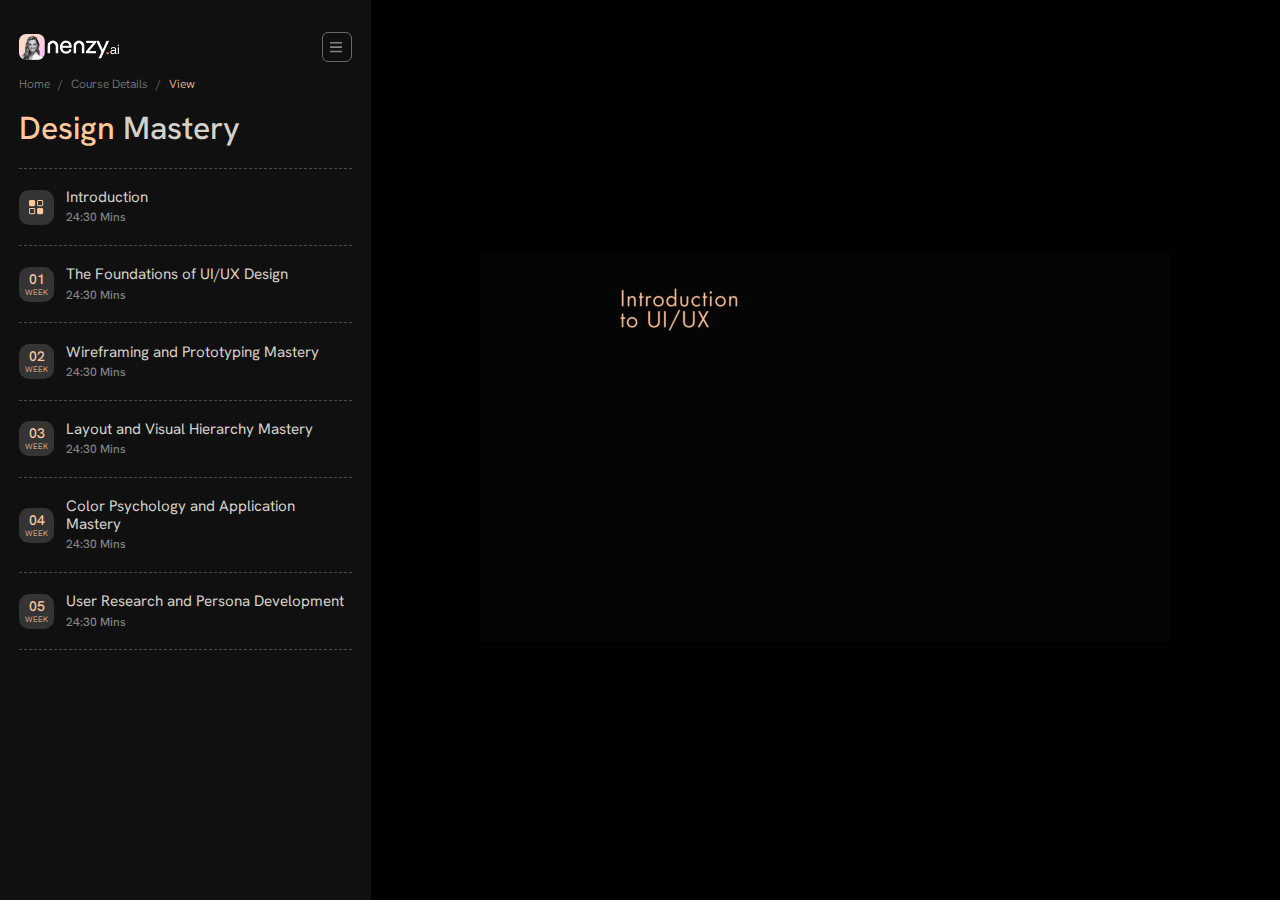
<file: course.html>
<!DOCTYPE html>
<html>

<head>
  <meta charset="UTF-8">
  <meta name="viewport" content="width=device-width, initial-scale=1.0">
  <title>Nenzy</title>
  <link rel="preconnect" href="https://fonts.googleapis.com">
  <link rel="preconnect" href="https://fonts.gstatic.com" crossorigin>
  <link href="https://fonts.googleapis.com/css2?family=Hanken+Grotesk:wght@100;200;300;400;500;600&display=swap" rel="stylesheet">
  <link href="css/bootstrap.min.css" rel="stylesheet">
  <link href="css/animated.css" rel="stylesheet">
  <link rel="stylesheet" href="css/style.css">
</head>

<body>
  <div class="course-wrapper">
    <div class="leftbar">
      <div class="leftbar-header">
        <div class="header-left">
          <img src="images/nenzy.png" />
        </div>
        <button type="button" class="menu-btn">
          <svg width="13" height="11" viewBox="0 0 13 11" fill="none">
            <path
              d="M0 0H12.022V1.57202H0V0ZM12.022 4.3479H0V5.91992H12.022V4.3479ZM12.022 8.69604H0V10.2681H12.022V8.69604Z"
              fill="#838383" />
          </svg>
        </button>
      </div>
      <nav class="breadcrumb" aria-label="breadcrumb">
        <ol class="breadcrumb">
          <li class="breadcrumb-item"><a href="#">Home</a></li>
          <li class="breadcrumb-item"><a href="#">Course Details</a></li>
          <li class="breadcrumb-item active" aria-current="page">View</li>
        </ol>
      </nav>
      <h2 class="main-title"><span>Design</span> Mastery</h2>
      <div class="offcanvas-body">
        <div class="accordion" id="accordionExample">
          <div class="accordion-item">
            <h2 class="accordion-header">
              <div class="accordion-button" type="button" data-bs-toggle="collapse" data-bs-target="#collapse1"
                aria-expanded="false" aria-controls="collapse1">
                <div class="header-left">
                  <div class="icons">
                    <svg width="15" height="15" viewBox="0 0 15 15" fill="none">
                      <path d="M0.403901 0.4039C0.662513 0.145288 1.01326 0 1.379 0H4.767C5.13273 0 5.48349 0.145288 5.7421 0.4039C6.00071 0.662513 6.146 1.01327 6.146 1.379V4.768C6.146 5.13374 6.00071 5.48449 5.7421 5.7431C5.48349 6.00171 5.13273 6.147 4.767 6.147H1.379C1.1978 6.147 1.01838 6.11129 0.850999 6.04191C0.683613 5.97254 0.531537 5.87085 0.403468 5.74267C0.275401 5.61449 0.173848 5.46233 0.104618 5.29488C0.0354018 5.12746 -0.000146146 4.94804 0 4.76688V1.379C0 1.01327 0.145288 0.662513 0.403901 0.4039ZM8.44882 0.4039C8.70743 0.145288 9.05819 0 9.42392 0H12.8119C13.1777 0 13.5284 0.145288 13.787 0.4039C14.0456 0.662513 14.1909 1.01327 14.1909 1.379V4.768C14.1909 5.13374 14.0456 5.48449 13.787 5.7431C13.5284 6.00171 13.1777 6.147 12.8119 6.147H9.42392C9.24272 6.147 9.06331 6.11129 8.89592 6.04191C8.72853 5.97254 8.57646 5.87085 8.44839 5.74267C8.32032 5.61449 8.21877 5.46233 8.14954 5.29488C8.08032 5.12746 8.04478 4.94804 8.04492 4.76688V4.767H8.29492L8.04492 4.76678V1.379C8.04492 1.01327 8.19021 0.662513 8.44882 0.4039ZM9.42392 0.951C9.31041 0.951 9.20155 0.996092 9.12128 1.07636C9.04102 1.15662 8.99592 1.26549 8.99592 1.379V4.767C8.99592 4.88051 9.04102 4.98938 9.12128 5.06964C9.20155 5.14991 9.31041 5.195 9.42392 5.195H12.8119C12.9254 5.195 13.0343 5.14991 13.1146 5.06964C13.1948 4.98938 13.2399 4.88051 13.2399 4.767V1.379C13.2399 1.26549 13.1948 1.15662 13.1146 1.07636C13.0343 0.996093 12.9254 0.951 12.8119 0.951H9.42392ZM9.42392 8C9.05819 8 8.70743 8.14529 8.44882 8.4039C8.19021 8.66251 8.04492 9.01327 8.04492 9.379V12.7669C8.04478 12.948 8.08032 13.1275 8.14954 13.2949C8.21877 13.4623 8.32032 13.6145 8.44839 13.7427C8.57646 13.8709 8.72853 13.9725 8.89592 14.0419C9.06331 14.1113 9.24272 14.147 9.42392 14.147H12.8119C13.1777 14.147 13.5284 14.0017 13.787 13.7431C14.0456 13.4845 14.1909 13.1337 14.1909 12.768V9.379C14.1909 9.01327 14.0456 8.66251 13.787 8.4039C13.5284 8.14529 13.1777 8 12.8119 8H9.42392ZM0.403901 8.4039C0.662513 8.14529 1.01326 8 1.379 8H4.767C5.13273 8 5.48349 8.14529 5.7421 8.4039C6.00071 8.66251 6.146 9.01327 6.146 9.379V12.768C6.146 13.1337 6.00071 13.4845 5.7421 13.7431C5.48349 14.0017 5.13273 14.147 4.767 14.147H1.379C1.1978 14.147 1.01838 14.1113 0.850999 14.0419C0.683613 13.9725 0.531538 13.8709 0.403468 13.7427C0.275401 13.6145 0.173849 13.4623 0.104619 13.2949C0.0354023 13.1275 -0.000145697 12.948 0 12.7669V12.767H0.25L0 12.7668V9.379C0 9.01327 0.145289 8.66251 0.403901 8.4039ZM1.379 8.951C1.26549 8.951 1.15663 8.99609 1.07636 9.07636C0.996094 9.15662 0.951001 9.26549 0.951001 9.379V12.767C0.951001 12.8805 0.996094 12.9894 1.07636 13.0696C1.15663 13.1499 1.26549 13.195 1.379 13.195H4.767C4.88051 13.195 4.98938 13.1499 5.06964 13.0696C5.14991 12.9894 5.195 12.8805 5.195 12.767V9.379C5.195 9.26549 5.14991 9.15662 5.06964 9.07636C4.98938 8.99609 4.88051 8.951 4.767 8.951H1.379Z" fill="#FFC79A"/>
                    </svg>
                  </div>
                  <div class="title">
                    <h2>Introduction</h2>
                    <p>24:30 Mins</p>
                  </div>
                </div>
              </div>
            </h2>
            <div id="collapse1" class="accordion-collapse collapse" data-bs-parent="#accordionExample">
              <div class="accordion-body">
                <ul class="list-unstyled course-video-link">
                  <li><span><img src="images/lock.svg" alt=""/></span><a href="">Introduction</a></li>
                  <li><span><img src="images/lock.svg" alt=""/></span><a href="">Introduction to UI/UX Design</a></li>
                  <li><span><img src="images/lock.svg" alt=""/></span><a href="">Design Thinking Basics</a></li>
                </ul>
              </div>
            </div>
          </div>
          <div class="accordion-item">
            <h2 class="accordion-header">
              <div class="accordion-button" type="button" data-bs-toggle="collapse" data-bs-target="#collapse2"
                aria-expanded="false" aria-controls="collapse2">
                <div class="header-left">
                  <div class="icons">
                    01
                    <small>WEEK</small>
                  </div>
                  <div class="title">
                    <h2>The Foundations of UI/UX Design</h2>
                    <p>24:30 Mins</p>
                  </div>
                </div>
              </div>
            </h2>
            <div id="collapse2" class="accordion-collapse collapse" data-bs-parent="#accordionExample">
              <div class="accordion-body">
                <ul class="list-unstyled course-video-link">
                  <li><span><img src="images/lock.svg" alt=""/></span><a href="">Introduction</a></li>
                  <li><span><img src="images/lock.svg" alt=""/></span><a href="">Introduction to UI/UX Design</a></li>
                  <li><span><img src="images/lock.svg" alt=""/></span><a href="">Design Thinking Basics</a></li>
                </ul>
              </div>
            </div>
          </div>
          <div class="accordion-item">
            <h2 class="accordion-header">
              <div class="accordion-button" type="button" data-bs-toggle="collapse" data-bs-target="#collapse3"
                aria-expanded="false" aria-controls="collapse3">
                <div class="header-left">
                  <div class="icons">
                    02
                    <small>WEEK</small>
                  </div>
                  <div class="title">
                    <h2>Wireframing and Prototyping Mastery</h2>
                    <p>24:30 Mins</p>
                  </div>
                </div>
              </div>
            </h2>
            <div id="collapse3" class="accordion-collapse collapse" data-bs-parent="#accordionExample">
              <div class="accordion-body">
                <ul class="list-unstyled course-video-link">
                  <li><span><img src="images/lock.svg" alt=""/></span><a href="">Introduction</a></li>
                  <li><span><img src="images/lock.svg" alt=""/></span><a href="">Introduction to UI/UX Design</a></li>
                  <li><span><img src="images/lock.svg" alt=""/></span><a href="">Design Thinking Basics</a></li>
                </ul>
              </div>
            </div>
          </div>
          <div class="accordion-item">
            <h2 class="accordion-header">
              <div class="accordion-button" type="button" data-bs-toggle="collapse" data-bs-target="#collapse4"
                aria-expanded="false" aria-controls="collapse4">
                <div class="header-left">
                  <div class="icons">
                    03
                    <small>WEEK</small>
                  </div>
                  <div class="title">
                    <h2>Layout and Visual Hierarchy Mastery</h2>
                    <p>24:30 Mins</p>
                  </div>
                </div>
              </div>
            </h2>
            <div id="collapse4" class="accordion-collapse collapse" data-bs-parent="#accordionExample">
              <div class="accordion-body">
                <ul class="list-unstyled course-video-link">
                  <li><span><img src="images/lock.svg" alt=""/></span><a href="">Introduction</a></li>
                  <li><span><img src="images/lock.svg" alt=""/></span><a href="">Introduction to UI/UX Design</a></li>
                  <li><span><img src="images/lock.svg" alt=""/></span><a href="">Design Thinking Basics</a></li>
                </ul>
              </div>
            </div>
          </div>
          <div class="accordion-item">
            <h2 class="accordion-header">
              <div class="accordion-button" type="button" data-bs-toggle="collapse" data-bs-target="#collapse5"
                aria-expanded="false" aria-controls="collapse5">
                <div class="header-left">
                  <div class="icons">
                    04
                    <small>WEEK</small>
                  </div>
                  <div class="title">
                    <h2>Color Psychology and Application Mastery</h2>
                    <p>24:30 Mins</p>
                  </div>
                </div>
              </div>
            </h2>
            <div id="collapse5" class="accordion-collapse collapse" data-bs-parent="#accordionExample">
              <div class="accordion-body">
                <ul class="list-unstyled course-video-link">
                  <li><span><img src="images/lock.svg" alt=""/></span><a href="">Introduction</a></li>
                  <li><span><img src="images/lock.svg" alt=""/></span><a href="">Introduction to UI/UX Design</a></li>
                  <li><span><img src="images/lock.svg" alt=""/></span><a href="">Design Thinking Basics</a></li>
                </ul>
              </div>
            </div>
          </div>
          <div class="accordion-item">
            <h2 class="accordion-header">
              <div class="accordion-button" type="button" data-bs-toggle="collapse" data-bs-target="#collapse6"
                aria-expanded="false" aria-controls="collapse6">
                <div class="header-left">
                  <div class="icons">
                    05
                    <small>WEEK</small>
                  </div>
                  <div class="title">
                    <h2>User Research and Persona Development</h2>
                    <p>24:30 Mins</p>
                  </div>
                </div>
              </div>
            </h2>
            <div id="collapse6" class="accordion-collapse collapse" data-bs-parent="#accordionExample">
              <div class="accordion-body">
                <ul class="list-unstyled course-video-link">
                  <li><span><img src="images/lock.svg" alt=""/></span><a href="">Introduction</a></li>
                  <li><span><img src="images/lock.svg" alt=""/></span><a href="">Introduction to UI/UX Design</a></li>
                  <li><span><img src="images/lock.svg" alt=""/></span><a href="">Design Thinking Basics</a></li>
                </ul>
              </div>
            </div>
          </div>
        </div>
      </div>
    </div>
    <div class="content-wrapper">
      <div class="content-wrapper-inner">
        <video id="my-video" class="video-js" poster="images/letter-logo.png" autoplay muted>
            <source src="images/course-video.mp4" type="video/mp4">
        </video>
      </div>
    </div>
  </div>

  <script src="js/jquery-3.7.1.min.js"></script>
  <script src="js/popper.min.js"></script>
  <script src="js/bootstrap.min.js"></script>
  <script src="js/wow.min.js"></script>
  <script src="js/luxy.js"></script>
  <script src="js/custom.js"></script>

  <script>
    $('.menu-btn').click(function () {
      $('.leftbar').toggleClass('moveleftbar');
      $('body').toggleClass('movelefBody');
    });
  </script>

</body>

</html>
</file>
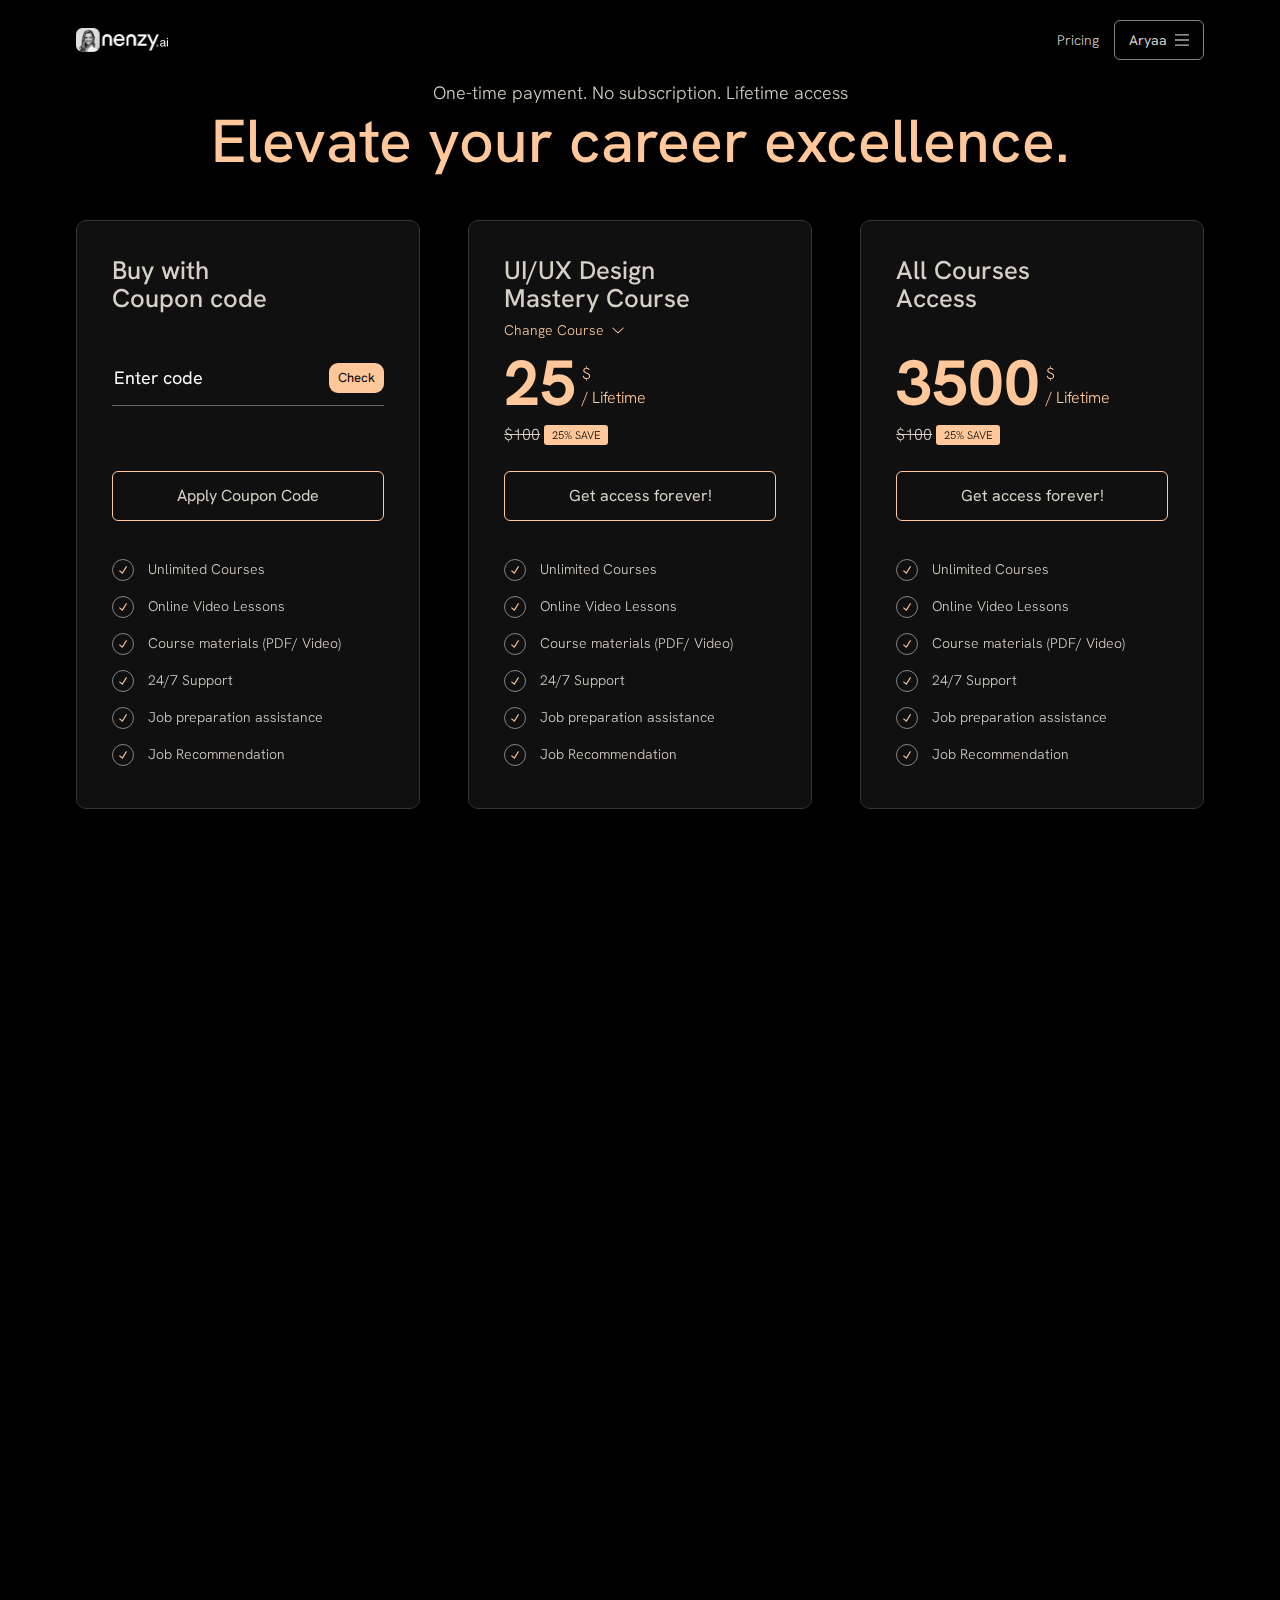
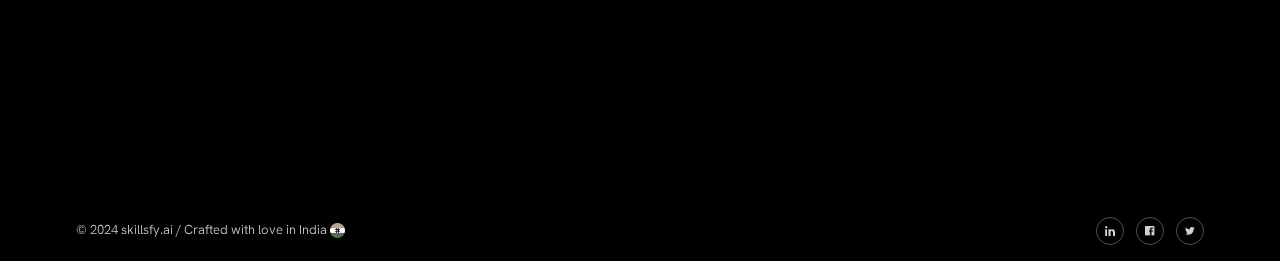
<file: plans.html>
<!DOCTYPE html>
<html lang="en">

<head>
    <meta charset="UTF-8">
    <meta name="viewport" content="width=device-width, initial-scale=1.0">
    <title>Nenzy</title>
    <link rel="preconnect" href="https://fonts.googleapis.com">
    <link rel="preconnect" href="https://fonts.gstatic.com" crossorigin>
    <link href="https://fonts.googleapis.com/css2?family=Hanken+Grotesk:wght@100;200;300;400;500;600&display=swap" rel="stylesheet">
    <link href="css/bootstrap.min.css" rel="stylesheet">
    <link href="css/animated.css" rel="stylesheet">
    <link href="css/style.css" rel="stylesheet">
</head>

<body class="body">
    <header class="header">
        <div class="container">
            <div class="row justify-content-between align-items-center">
                <div class="col-4">
                    <a href="index.html" class="logo"><img src="images/nenzy.png"></a>
                </div>
                <div class="col-8 header-right">
                    <ul class="list-unstyled d-flex align-items-center justify-content-end m-0">
                        <li class="p-15"><a href="plans.html">Pricing</a></li>
                        <li>
                            <div class="dropdown">
                                <div class="btn button" type="button" data-bs-toggle="dropdown" aria-expanded="false">
                                    Aryaa
                                    <svg width="14" height="12" viewBox="0 0 14 12" fill="none">
                                        <path
                                            d="M0 0H14.0029V1.83008H0V0ZM14.0029 5.06396H0V6.89404H14.0029V5.06396ZM14.0029 10.1289H0V11.959H14.0029V10.1289Z"
                                            fill="#838383" />
                                    </svg>
                                </div>
                                <div class="dropdown-menu dropdown-menu-end">
                                    <a class="dropdown-item" href="course.html">My Courses</a>
                                    <a class="dropdown-item" href="#">My Profile</a>
                                    <a class="dropdown-item" href="plans.html">My Plans</a>
                                    <a class="dropdown-item" href="#">Contact us</a>
                                    <a class="dropdown-item" href="terms.html">Terms and conditions</a>
                                    <a class="dropdown-item" href="privacy.html">Privacy Policy</a>
                                    <a class="dropdown-item" href="#">Log out</a>
                                </div>
                            </div>
                        </li>
                    </ul>
                </div>
            </div>
        </div>
    </header>
    <div class="mainWrapper" id="main">
        <section class="planheader-section">
            <div class="container">
                <div class="row">
                    <div class="col-sm-12">
                        <p class="wow fadeInUp">One-time payment. No subscription. Lifetime access</p>
                        <h1 class="wow fadeInUp">Elevate your career excellence.</h1>
                        <div class='plan-list'>
                            <div class='plan-card dark-card wow fadeInLeft'>
                                <div class="card-upper">
                                    <h2>Buy with <br /> Coupon code</h2>
                                </div>
                                <div class='center-row'>
                                    <div class='entercode-row'>
                                        <input placeholder='Enter code' />
                                        <button class='check-btn'>Check</button>
                                    </div>
                                </div>
                                <button data-bs-toggle="modal" data-bs-target="#couponModal">Apply Coupon Code</button>
                                <ul>
                                    <li>Unlimited Courses</li>
                                    <li>Online Video Lessons</li>
                                    <li>Course materials (PDF/ Video) </li>
                                    <li>24/7 Support </li>
                                    <li>Job preparation assistance</li>
                                    <li>Job Recommendation</li>
                                </ul>
                            </div>
                            <div class='plan-card wow fadeInUp'>
                                <div class="card-upper">
                                    <h2>UI/UX Design <br /> Mastery Course</h2>
                                    <div class="dropdown">
                                        <div class="btn-text change-btn" type="button" data-bs-toggle="dropdown"
                                            aria-expanded="false">
                                            Change Course
                                        </div>
                                        <div class="dropdown-menu">
                                            <div><a class="dropdown-item" href="#">UI/UX Design Mastery</a></div>
                                            <div><a class="dropdown-item" href="#">AI Specialist Mastery</a></div>
                                            <div><a class="dropdown-item" href="#">Machine Learning Mastery</a></div>
                                            <div><a class="dropdown-item" href="#">AI Influencer Mastery</a></div>
                                            <div><a class="dropdown-item" href="#">Cloud Computing Mastery</a></div>
                                        </div>
                                    </div>
                                </div>
                                <div class='center-row'>
                                    <h1 class='price-tag'>25 <div class="sub-text">
                                            <div>$</div>
                                            <div>/ Lifetime</div>
                                        </div>
                                    </h1>
                                    <div class='offer-tag'>
                                        <div class='offprice'>$100</div> <span>25% SAVE</span>
                                    </div>
                                </div>
                                <button>Get access forever!</button>
                                <ul>
                                    <li>Unlimited Courses</li>
                                    <li>Online Video Lessons</li>
                                    <li>Course materials (PDF/ Video) </li>
                                    <li>24/7 Support </li>
                                    <li>Job preparation assistance</li>
                                    <li>Job Recommendation</li>
                                </ul>
                            </div>
                            <div class='plan-card wow fadeInRight'>
                                <div class="card-upper">
                                    <h2>All Courses <br /> Access</h2>
                                </div>
                                <div class='center-row'>
                                    <h1 class='price-tag'>3500 <div class="sub-text">
                                            <div>$</div>
                                            <div>/ Lifetime</div>
                                        </div>
                                    </h1>
                                    <div class='offer-tag'>
                                        <div class='offprice'>$100</div> <span>25% SAVE</span>
                                    </div>
                                </div>
                                <button>Get access forever!</button>
                                <ul>
                                    <li>Unlimited Courses</li>
                                    <li>Online Video Lessons</li>
                                    <li>Course materials (PDF/ Video) </li>
                                    <li>24/7 Support </li>
                                    <li>Job preparation assistance</li>
                                    <li>Job Recommendation</li>
                                </ul>
                            </div>
                        </div>
                    </div>
                </div>
            </div>
        </section>

        <section class="faq-section">
            <div class="container">
                <div class="row mb-4 wow fadeInUp">
                    <div class="col-md-12">
                        <h2 class="heading  wow fadeIn">Check our frequently <span>asked questions</span></h2>
                    </div>
                </div>
                <div class="row faq-th wow fadeInUp">
                    <div class="col">QUESTIONS</div>
                    <div class="col text-end">ACTION</div>
                </div>
                <div class="accordion wow fadeIn" id="accordionExample">
                    <div class="accordion-item">
                        <h2 class="accordion-header">
                            <div class="accordion-button" type="button" data-bs-toggle="collapse"
                                data-bs-target="#collapse1" aria-expanded="true" aria-controls="collapse1">
                                <div class="header-left">
                                    <div class="icons">
                                        01
                                    </div>
                                    <div class="title">
                                        <h2>What sets this course apart from others available?</h2>
                                        <p>
                                            Awwwards has always been dedicated to providing the highest quality content
                                            possible.
                                        </p>
                                    </div>
                                </div>
                            </div>
                        </h2>
                        <div id="collapse1" class="accordion-collapse collapse" data-bs-parent="#accordionExample">
                            <div class="accordion-body">
                                <strong>This is the first item's accordion body.</strong> It is shown by default, until
                                the
                                collapse plugin adds the appropriate classes that we use to style each element. These
                                classes control the overall appearance, as well as the showing and hiding via CSS
                                transitions. You can modify any of this with custom CSS or overriding our default
                                variables.
                                It's also worth noting that just about any HTML can go within the
                                <code>.accordion-body</code>, though the transition does limit overflow.
                            </div>
                        </div>
                    </div>
                    <div class="accordion-item">
                        <h2 class="accordion-header">
                            <div class="accordion-button" type="button" data-bs-toggle="collapse"
                                data-bs-target="#collapse2" aria-expanded="true" aria-controls="collapse2">
                                <div class="header-left">
                                    <div class="icons">
                                        02
                                    </div>
                                    <div class="title">
                                        <h2>What sets this course apart from others available?</h2>
                                        <p>
                                            Awwwards has always been dedicated to providing the highest quality content
                                            possible.
                                        </p>
                                    </div>
                                </div>
                            </div>
                        </h2>
                        <div id="collapse2" class="accordion-collapse collapse" data-bs-parent="#accordionExample">
                            <div class="accordion-body">
                                <strong>This is the first item's accordion body.</strong> It is shown by default, until
                                the
                                collapse plugin adds the appropriate classes that we use to style each element. These
                                classes control the overall appearance, as well as the showing and hiding via CSS
                                transitions. You can modify any of this with custom CSS or overriding our default
                                variables.
                                It's also worth noting that just about any HTML can go within the
                                <code>.accordion-body</code>, though the transition does limit overflow.
                            </div>
                        </div>
                    </div>
                    <div class="accordion-item">
                        <h2 class="accordion-header">
                            <div class="accordion-button" type="button" data-bs-toggle="collapse"
                                data-bs-target="#collapse3" aria-expanded="true" aria-controls="collapse3">
                                <div class="header-left">
                                    <div class="icons">
                                        03
                                    </div>
                                    <div class="title">
                                        <h2>What sets this course apart from others available?</h2>
                                        <p>
                                            Awwwards has always been dedicated to providing the highest quality content
                                            possible.
                                        </p>
                                    </div>
                                </div>
                            </div>
                        </h2>
                        <div id="collapse3" class="accordion-collapse collapse" data-bs-parent="#accordionExample">
                            <div class="accordion-body">
                                <strong>This is the first item's accordion body.</strong> It is shown by default, until
                                the
                                collapse plugin adds the appropriate classes that we use to style each element. These
                                classes control the overall appearance, as well as the showing and hiding via CSS
                                transitions. You can modify any of this with custom CSS or overriding our default
                                variables.
                                It's also worth noting that just about any HTML can go within the
                                <code>.accordion-body</code>, though the transition does limit overflow.
                            </div>
                        </div>
                    </div>
                    <div class="accordion-item">
                        <h2 class="accordion-header">
                            <div class="accordion-button" type="button" data-bs-toggle="collapse"
                                data-bs-target="#collapse4" aria-expanded="true" aria-controls="collapse4">
                                <div class="header-left">
                                    <div class="icons">
                                        04
                                    </div>
                                    <div class="title">
                                        <h2>What sets this course apart from others available?</h2>
                                        <p>
                                            Awwwards has always been dedicated to providing the highest quality content
                                            possible.
                                        </p>
                                    </div>
                                </div>
                            </div>
                        </h2>
                        <div id="collapse4" class="accordion-collapse collapse" data-bs-parent="#accordionExample">
                            <div class="accordion-body">
                                <strong>This is the first item's accordion body.</strong> It is shown by default, until
                                the
                                collapse plugin adds the appropriate classes that we use to style each element. These
                                classes control the overall appearance, as well as the showing and hiding via CSS
                                transitions. You can modify any of this with custom CSS or overriding our default
                                variables.
                                It's also worth noting that just about any HTML can go within the
                                <code>.accordion-body</code>, though the transition does limit overflow.
                            </div>
                        </div>
                    </div>
                    <div class="accordion-item">
                        <h2 class="accordion-header">
                            <div class="accordion-button" type="button" data-bs-toggle="collapse"
                                data-bs-target="#collapse5" aria-expanded="true" aria-controls="collapse5">
                                <div class="header-left">
                                    <div class="icons">
                                        05
                                    </div>
                                    <div class="title">
                                        <h2>What sets this course apart from others available?</h2>
                                        <p>
                                            Awwwards has always been dedicated to providing the highest quality content
                                            possible.
                                        </p>
                                    </div>
                                </div>
                            </div>
                        </h2>
                        <div id="collapse5" class="accordion-collapse collapse" data-bs-parent="#accordionExample">
                            <div class="accordion-body">
                                <strong>This is the first item's accordion body.</strong> It is shown by default, until
                                the
                                collapse plugin adds the appropriate classes that we use to style each element. These
                                classes control the overall appearance, as well as the showing and hiding via CSS
                                transitions. You can modify any of this with custom CSS or overriding our default
                                variables.
                                It's also worth noting that just about any HTML can go within the
                                <code>.accordion-body</code>, though the transition does limit overflow.
                            </div>
                        </div>
                    </div>
                    <div class="accordion-item">
                        <h2 class="accordion-header">
                            <div class="accordion-button" type="button" data-bs-toggle="collapse"
                                data-bs-target="#collapse6" aria-expanded="true" aria-controls="collapse6">
                                <div class="header-left">
                                    <div class="icons">
                                        06
                                    </div>
                                    <div class="title">
                                        <h2>What sets this course apart from others available?</h2>
                                        <p>
                                            Awwwards has always been dedicated to providing the highest quality content
                                            possible.
                                        </p>
                                    </div>
                                </div>
                            </div>
                        </h2>
                        <div id="collapse6" class="accordion-collapse collapse" data-bs-parent="#accordionExample">
                            <div class="accordion-body">
                                <strong>This is the first item's accordion body.</strong> It is shown by default, until
                                the
                                collapse plugin adds the appropriate classes that we use to style each element. These
                                classes control the overall appearance, as well as the showing and hiding via CSS
                                transitions. You can modify any of this with custom CSS or overriding our default
                                variables.
                                It's also worth noting that just about any HTML can go within the
                                <code>.accordion-body</code>, though the transition does limit overflow.
                            </div>
                        </div>
                    </div>
                </div>
            </div>
        </section>
        <!--Footer-->
        <footer class="footer">
            <div class="container">
                <div class="row">
                    <div class="col-md-5 footer-left">
                        <p>© 2024 skillsfy.ai / Crafted with love in India <img src="images/flag.png" /></p>
                    </div>
                    <div class="col-md-7">
                        <ul class="list-unstyled d-flex justify-content-end socialMedia">
                            <li>
                                <a href="">
                                    <img src="images/linkedin.png" alt="" />
                                </a>
                            </li>
                            <li>
                                <a href="">
                                    <img src="images/facebook.png" alt="" />
                                </a>
                            </li>
                            <li>
                                <a href="">
                                    <img src="images/twitter.png" alt="" />
                                </a>
                            </li>
                        </ul>
                    </div>
                </div>
            </div>
        </footer>
    </div>

    <!-- Modal -->
    <div class="modal fade coupon-modal" id="couponModal" tabindex="-1" aria-labelledby="couponModalLabel"
        aria-hidden="true">
        <div class="modal-dialog modal-dialog-centered">
            <div class="modal-content">
                <div class="modal-header">
                    <button type="button" class="btn-close" data-bs-dismiss="modal" aria-label="Close">
                        <svg width="9.823" height="10.13" viewBox="0 0 9.823 10.13">
                            <path
                                d="M136.827,55.027l-3.484-3.484,3.484-3.484a.358.358,0,0,0,0-.519l-1.05-1.05-3.743,3.743-3.755-3.755-1.05,1.05a.358.358,0,0,0,0,.519l3.484,3.484-3.471,3.5a.358.358,0,0,0,0,.519l1.05,1.05,3.743-3.743,3.755,3.755,1.05-1.05a.384.384,0,0,0-.012-.531Z"
                                transform="translate(-127.117 -46.478)" fill="#fff" />
                        </svg>
                    </button>
                </div>
                <div class="modal-body">
                    <div class="planacces-card">
                        <div class="badge">PRO</div>
                        <h1>Lifetime</h1>
                        <p>Access</p>
                    </div>
                    <h3>Thank you!</h3>
                    <p>Thank you for subscribing! Enjoy the benefits!</p>
                    <div class="coupon-tab">Coupon Name: <span>FIRST50</span></div>
                </div>
                <div class="modal-footer">
                    <button type="button" class="btn" data-bs-dismiss="modal">Ok</button>
                </div>
            </div>
        </div>
    </div>

    <script src="js/jquery-3.7.1.min.js"></script>
    <script src="js/popper.min.js"></script>
    <script src="js/bootstrap.min.js"></script>
    <script src="js/wow.min.js"></script>
    <script src="js/luxy.js"></script>
    <script src="js/custom.js"></script>
</body>

</html>
</file>
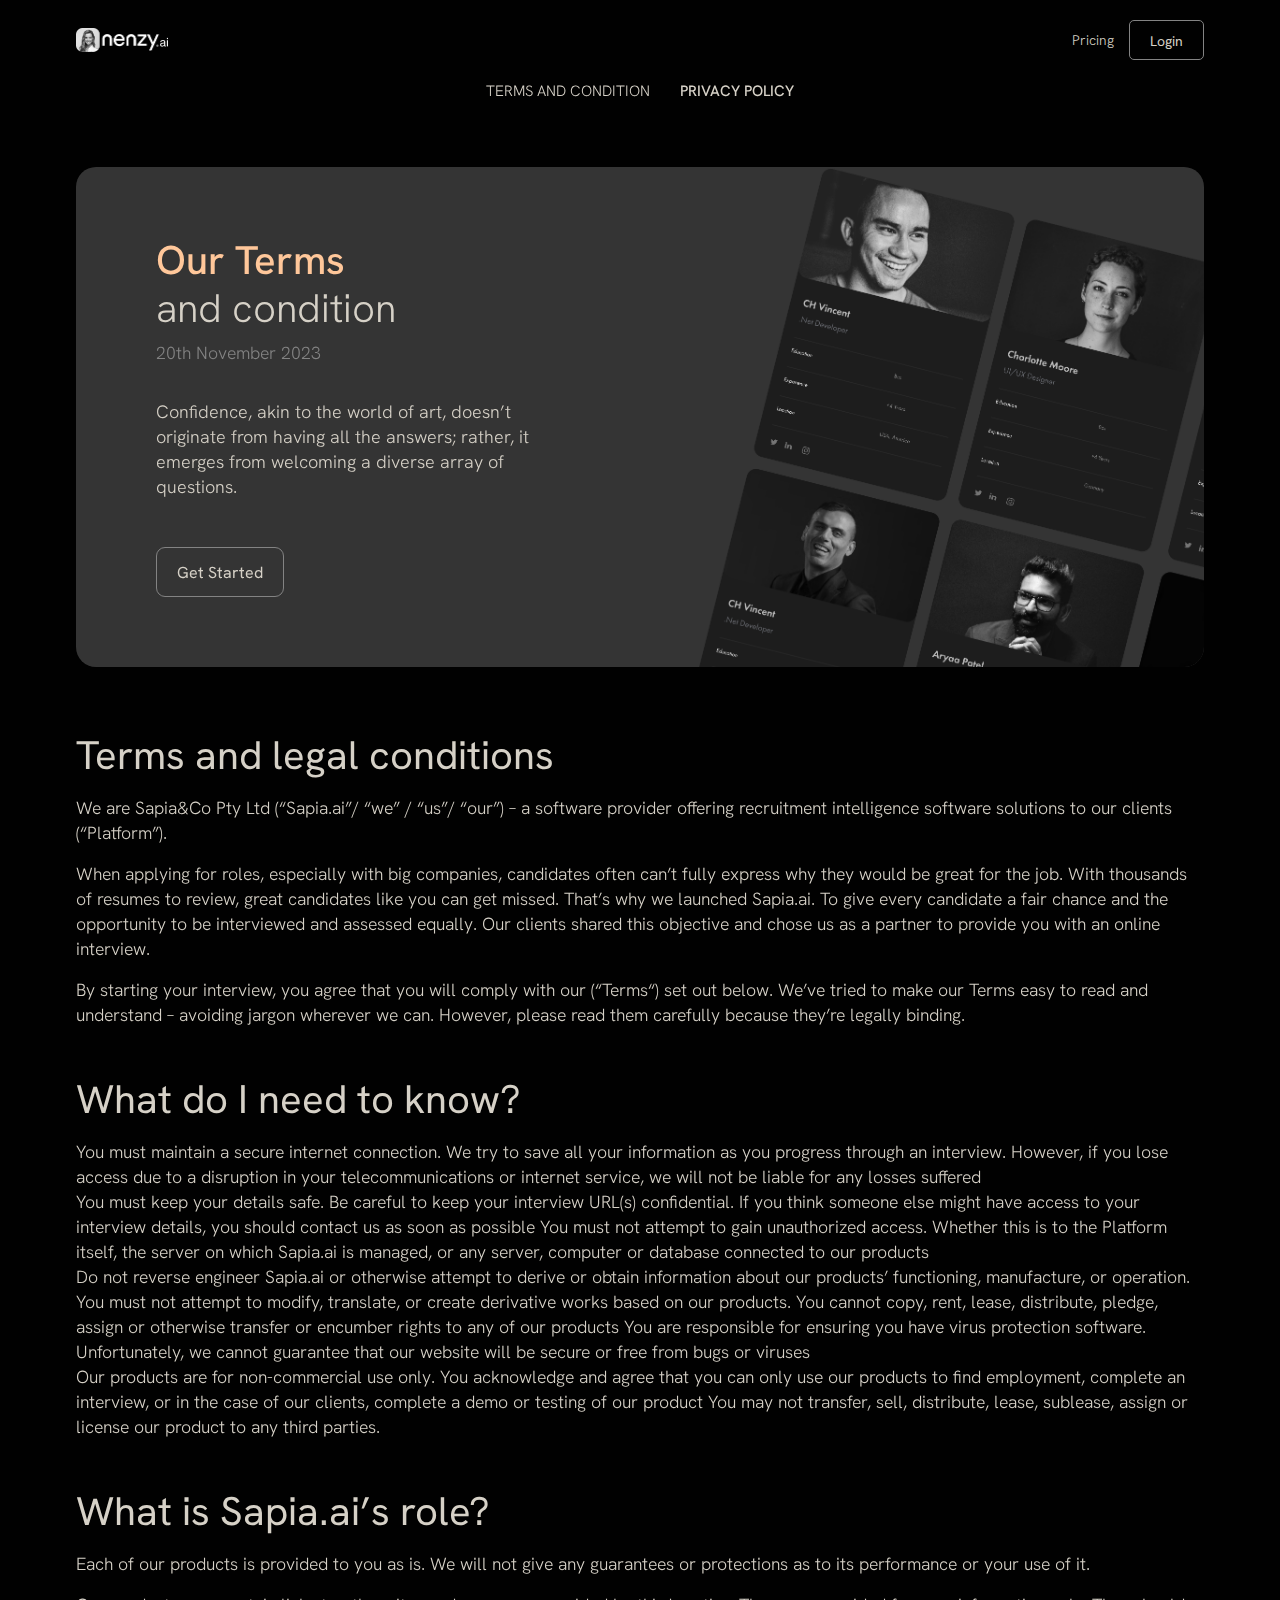
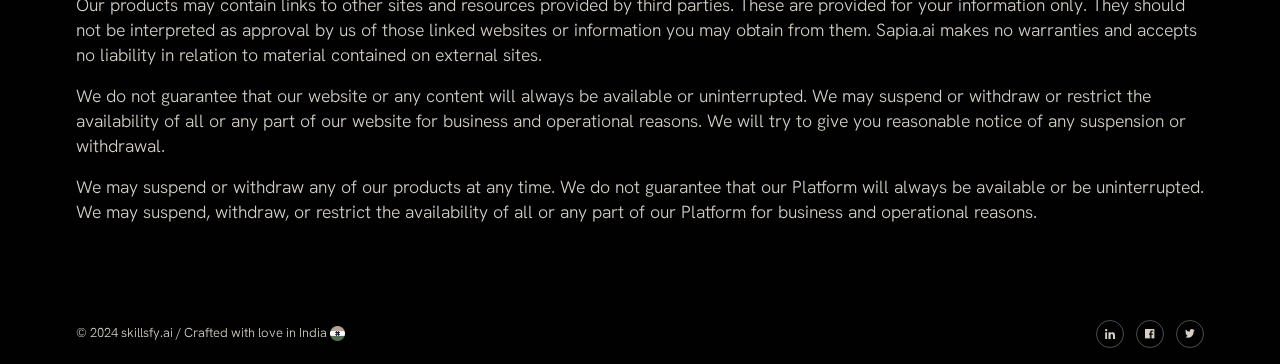
<file: privacy.html>
<!DOCTYPE html>
<html lang="en">

<head>
    <meta charset="UTF-8">
    <meta name="viewport" content="width=device-width, initial-scale=1.0">
    <title>Nenzy</title>
    <link rel="preconnect" href="https://fonts.googleapis.com">
    <link rel="preconnect" href="https://fonts.gstatic.com" crossorigin>
    <link href="https://fonts.googleapis.com/css2?family=Hanken+Grotesk:wght@100;200;300;400;500;600&display=swap" rel="stylesheet">
    <link href="css/bootstrap.min.css" rel="stylesheet">
    <link href="css/animated.css" rel="stylesheet">
    <link rel="stylesheet" href="css/style.css">
</head>

<body class="body">
    <header class="header">
        <div class="container">
            <div class="row justify-content-between align-items-center">
                <div class="col-4 wow fadeInDown">
                    <a href="index.html" class="logo"><img src="images/nenzy.png"></a>
                </div>
                <div class="col-8 header-right">
                    <ul class="list-unstyled d-flex align-items-center justify-content-end wow fadeInDown m-0">
                        <li class="p-15"><a href="plans.html">Pricing</a></li>
                        <li><a href="#" class="btn btn-primary" data-bs-toggle="modal"
                                data-bs-target="#loginModal">Login</a></li>
                    </ul>
                </div>
            </div>
        </div>
    </header>
    <div class="mainWrapper" id="main">
        <section class="terms-nav">
            <ul>
                <li><a href="terms.html">TERMS AND CONDITION</a></li>
                <li><a href="privacy.html" class="active">PRIVACY POLICY</a></li>
            </ul>
        </section>
        <section class="terms-section">
            <div class="container">
                <div class="terms-card">
                    <div class="termscard-left">
                        <h1><span>Our Terms</span> <br /> and condition</h1>
                        <small>20th November 2023</small>
                        <p>
                            Confidence, akin to the world of art, doesn’t originate from having all the answers; rather,
                            it
                            emerges from welcoming a diverse array of questions.
                        </p>
                        <a href="#" class="btn btn-primary">Get Started</a>
                    </div>
                    <div class="scrollable-image"></div>
                </div>
                <div class="terms-bottom">
                    <div class="terms-row">
                        <h2>Terms and legal conditions</h2>
                        <p>
                            We are Sapia&Co Pty Ltd (“Sapia.ai”/ “we” / “us”/ “our”) – a software provider offering
                            recruitment intelligence software solutions to our clients (“Platform”).
                        </p>
                        <p>
                            When applying for roles, especially with big companies, candidates often can’t fully express
                            why
                            they would be great for the job. With thousands of resumes to review, great candidates like
                            you
                            can get missed. That’s why we launched Sapia.ai. To give every candidate a fair chance and
                            the
                            opportunity to be interviewed and assessed equally. Our clients shared this objective and
                            chose
                            us as a partner to provide you with an online interview.
                        </p>
                        <p>
                            By starting your interview, you agree that you will comply with our (“Terms“) set out below.
                            We’ve tried to make our Terms easy to read and understand – avoiding jargon wherever we can.
                            However, please read them carefully because they’re legally binding.
                        </p>
                    </div>
                    <div class="terms-row">
                        <h2>What do I need to know?</h2>
                        <p>
                            You must maintain a secure internet connection. We try to save all your information as you
                            progress through an interview. However, if you lose access due to a disruption in your
                            telecommunications or internet service, we will not be liable for any losses suffered <br />
                            You
                            must keep your details safe. Be careful to keep your interview URL(s) confidential. If you
                            think
                            someone else might have access to your interview details, you should contact us as soon as
                            possible You must not attempt to gain unauthorized access. Whether this is to the Platform
                            itself, the server on which Sapia.ai is managed, or any server, computer or database
                            connected
                            to our products <br />
                            Do not reverse engineer Sapia.ai or otherwise attempt to derive or obtain information about
                            our
                            products’ functioning, manufacture, or operation. You must not attempt to modify, translate,
                            or
                            create derivative works based on our products. You cannot copy, rent, lease, distribute,
                            pledge,
                            assign or otherwise transfer or encumber rights to any of our products You are responsible
                            for
                            ensuring you have virus protection software. Unfortunately, we cannot guarantee that our
                            website
                            will be secure or free from bugs or viruses <br /> Our products are for non-commercial use
                            only.
                            You acknowledge and agree that you can only use our products to find employment, complete an
                            interview, or in the case of our clients, complete a demo or testing of our product You may
                            not
                            transfer, sell, distribute, lease, sublease, assign or license our product to any third
                            parties.
                        </p>
                    </div>
                    <div class="terms-row">
                        <h2>What is Sapia.ai’s role?</h2>
                        <p>
                            Each of our products is provided to you as is. We will not give any guarantees or
                            protections as
                            to its performance or your use of it.
                        </p>
                        <p>
                            Our products may contain links to other sites and resources provided by third parties. These
                            are
                            provided for your information only. They should not be interpreted as approval by us of
                            those
                            linked websites or information you may obtain from them. Sapia.ai makes no warranties and
                            accepts no liability in relation to material contained on external sites.
                        </p>
                        <p>
                            We do not guarantee that our website or any content will always be available or
                            uninterrupted.
                            We may suspend or withdraw or restrict the availability of all or any part of our website
                            for
                            business and operational reasons. We will try to give you reasonable notice of any
                            suspension or
                            withdrawal.
                        </p>
                        <p>
                            We may suspend or withdraw any of our products at any time. We do not guarantee that our
                            Platform will always be available or be uninterrupted. We may suspend, withdraw, or restrict
                            the
                            availability of all or any part of our Platform for business and operational reasons.
                        </p>
                    </div>
                </div>
            </div>
        </section>

        <!--Footer-->
        <footer class="footer">
            <div class="container">
                <div class="row">
                    <div class="col-md-5 footer-left">
                        <p>© 2024 skillsfy.ai / Crafted with love in India <img src="images/flag.png" /></p>
                    </div>
                    <div class="col-md-7">
                        <ul class="list-unstyled d-flex justify-content-end socialMedia">
                            <li>
                                <a href="">
                                    <img src="images/linkedin.png" alt="" />
                                </a>
                            </li>
                            <li>
                                <a href="">
                                    <img src="images/facebook.png" alt="" />
                                </a>
                            </li>
                            <li>
                                <a href="">
                                    <img src="images/twitter.png" alt="" />
                                </a>
                            </li>
                        </ul>
                    </div>
                </div>
            </div>
        </footer>
    </div>

    <!-- Login Modal -->
    <div class="modal fade login-modal" id="loginModal" tabindex="-1" aria-labelledby="loginModalLabel"
        aria-hidden="true">
        <div class="modal-dialog modal-dialog-centered">
            <div class="modal-content">
                <div class="modal-header">
                    <button type="button" class="btn-close" data-bs-dismiss="modal" aria-label="Close">
                        <svg width="9.823" height="10.13" viewBox="0 0 9.823 10.13">
                            <path
                                d="M136.827,55.027l-3.484-3.484,3.484-3.484a.358.358,0,0,0,0-.519l-1.05-1.05-3.743,3.743-3.755-3.755-1.05,1.05a.358.358,0,0,0,0,.519l3.484,3.484-3.471,3.5a.358.358,0,0,0,0,.519l1.05,1.05,3.743-3.743,3.755,3.755,1.05-1.05a.384.384,0,0,0-.012-.531Z"
                                transform="translate(-127.117 -46.478)" fill="#fff" />
                        </svg>
                    </button>
                </div>
                <div class="modal-body">
                    <div class="login-inner">
                        <div class="login-logo">
                            <img src="images/nenzy.png" />
                        </div>
                        <div>
                            <a href="#" class="btn google-btn"><img src="images/google.png" /> Sign in with Google</a>
                        </div>
                        <p>Or Sign in with Email</p>
                        <div class="input-row">
                            <input class="form-control" placeholder="you@example.com" />
                        </div>
                    </div>
                </div>
                <div class="modal-footer">
                    <button type="button" class="btn" data-bs-dismiss="modal">
                        Sign in
                        <svg width="19" height="12" viewBox="0 0 19 12" fill="none">
                            <path
                                d="M18.4797 5.53789C18.4702 5.39021 18.4126 5.24969 18.3157 5.13786L13.6547 0.184859C13.5484 0.0728086 13.4019 0.00746815 13.2475 0.00315733C13.093 -0.00115348 12.9432 0.0559064 12.8307 0.161849C12.7224 0.270265 12.6596 0.41603 12.6553 0.569258C12.651 0.722487 12.7056 0.871592 12.8077 0.985884L16.5497 4.95585H1.58273C1.5042 4.9526 1.42583 4.96528 1.35232 4.99309C1.27881 5.02089 1.21168 5.06325 1.15497 5.11766C1.09825 5.17207 1.05313 5.23738 1.0223 5.30968C0.991476 5.38197 0.975586 5.45978 0.975586 5.53837C0.975586 5.61697 0.991476 5.69472 1.0223 5.76701C1.05313 5.83931 1.09825 5.90462 1.15497 5.95903C1.21168 6.01344 1.27881 6.05586 1.35232 6.08366C1.42583 6.11147 1.5042 6.12409 1.58273 6.12083H16.5497L12.8077 10.0909C12.7078 10.2062 12.6547 10.3548 12.659 10.5073C12.6632 10.6599 12.7245 10.8053 12.8307 10.9148C12.9431 11.021 13.093 11.0783 13.2475 11.074C13.402 11.0696 13.5485 11.0042 13.6547 10.8919L18.3157 5.93889C18.3704 5.88785 18.4134 5.82555 18.4417 5.75633C18.47 5.68711 18.483 5.6126 18.4797 5.53789Z"
                                fill="#010101" />
                        </svg>
                    </button>
                </div>
            </div>
        </div>
    </div>

    <script src="js/jquery-3.7.1.min.js"></script>
    <script src="js/popper.min.js"></script>
    <script src="js/bootstrap.min.js"></script>
    <script src="js/wow.min.js"></script>
    <script src="js/luxy.js"></script>
    <script src="js/custom.js"></script>
</body>

</html>
</file>
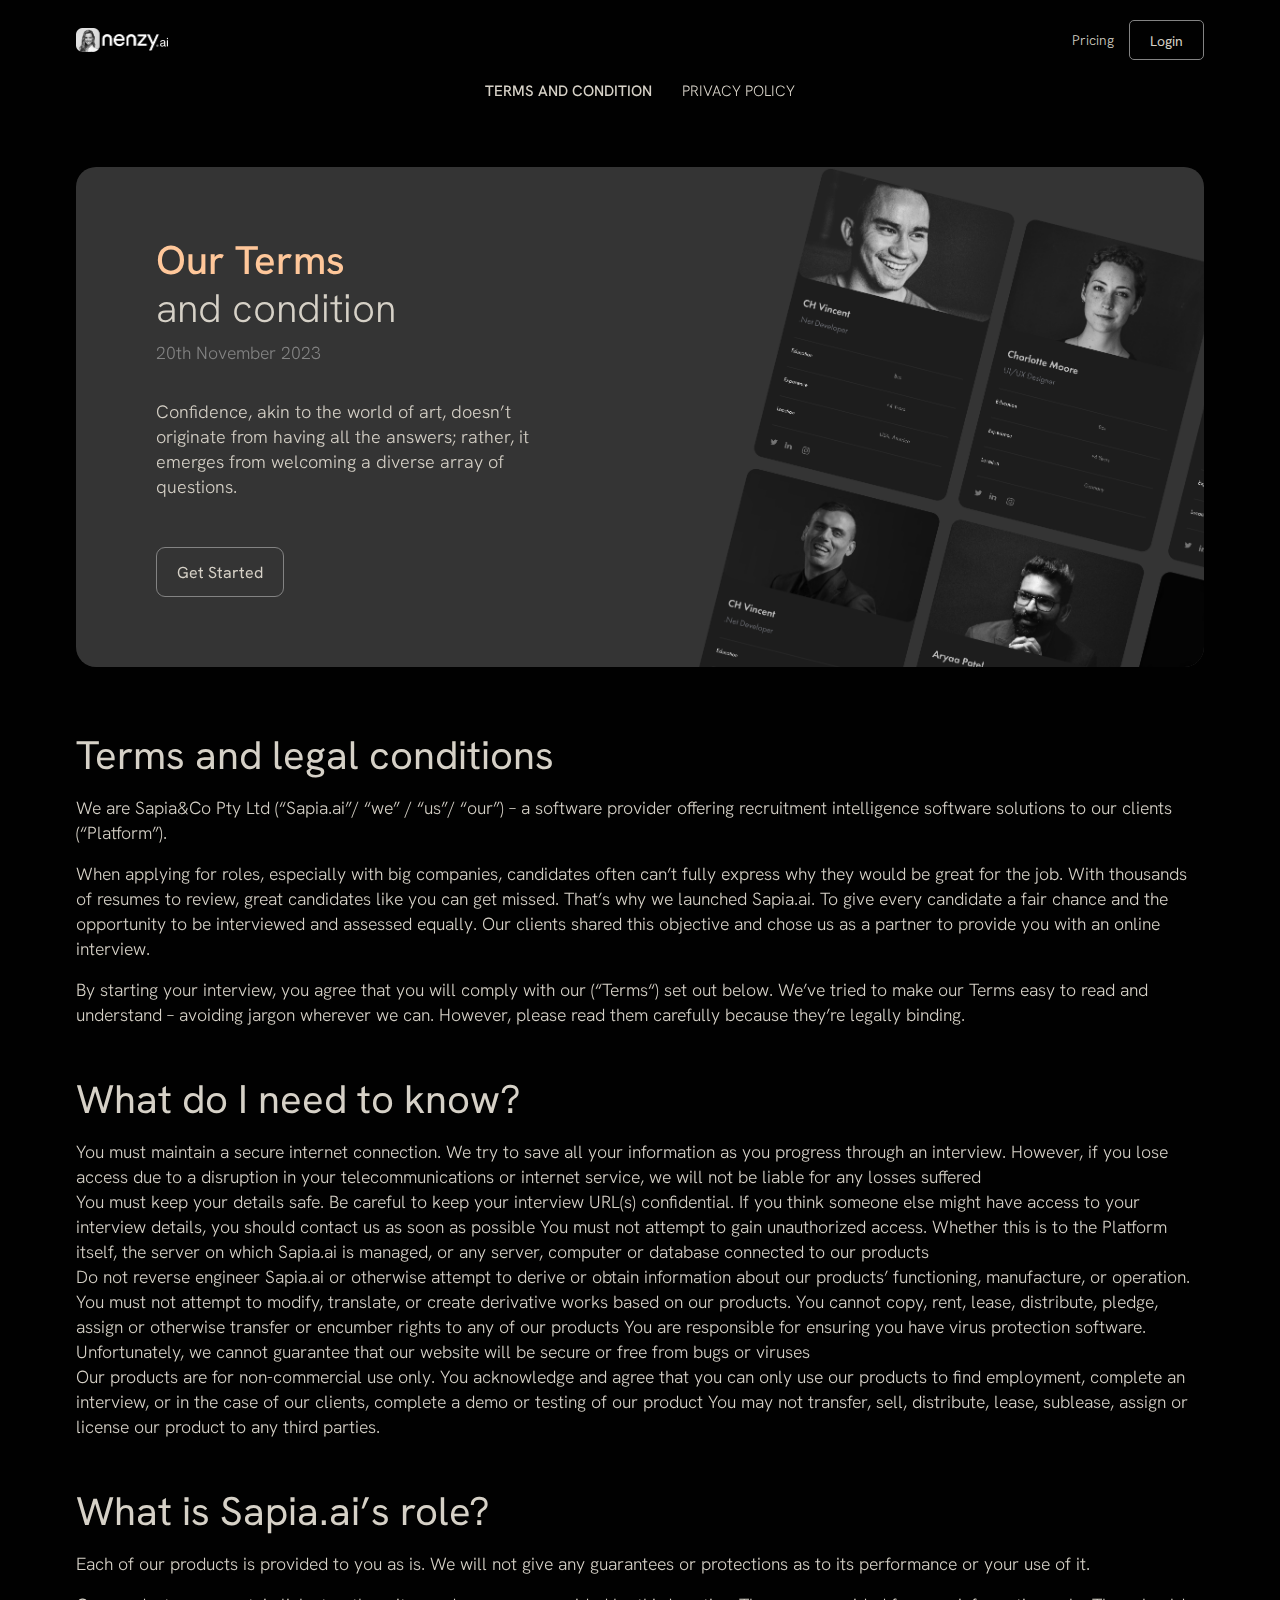
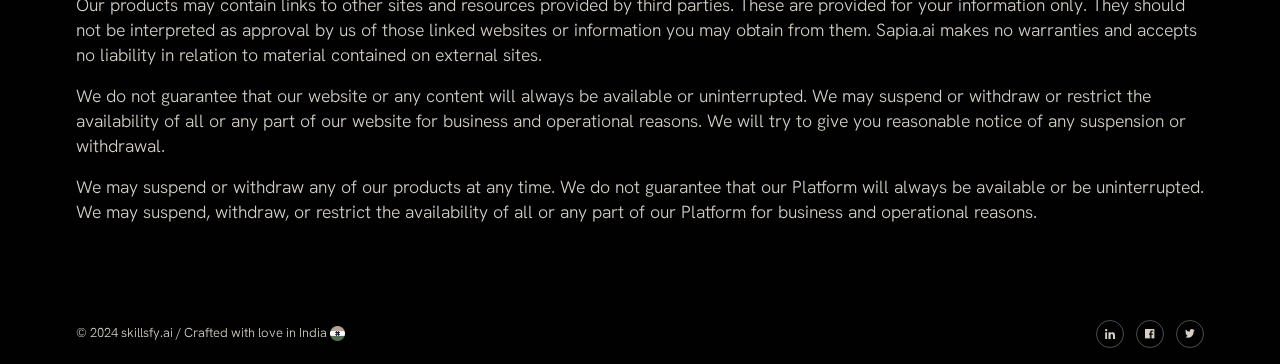
<file: terms.html>
<!DOCTYPE html>
<html lang="en">

<head>
    <meta charset="UTF-8">
    <meta name="viewport" content="width=device-width, initial-scale=1.0">
    <title>Nenzy</title>
    <link rel="preconnect" href="https://fonts.googleapis.com">
    <link rel="preconnect" href="https://fonts.gstatic.com" crossorigin>
    <link href="https://fonts.googleapis.com/css2?family=Hanken+Grotesk:wght@100;200;300;400;500;600&display=swap" rel="stylesheet">
    <link href="css/bootstrap.min.css" rel="stylesheet">
    <link href="css/animated.css" rel="stylesheet">
    <link rel="stylesheet" href="css/style.css">
</head>

<body class="body">
    <header class="header">
        <div class="container">
            <div class="row justify-content-between align-items-center">
                <div class="col-4 wow fadeInDown">
                    <a href="index.html" class="logo"><img src="images/nenzy.png"></a>
                </div>
                <div class="col-8 header-right">
                    <ul class="list-unstyled d-flex align-items-center justify-content-end wow fadeInDown m-0">
                        <li class="p-15"><a href="plans.html">Pricing</a></li>
                        <li><a href="#" class="btn btn-primary" data-bs-toggle="modal"
                                data-bs-target="#loginModal">Login</a></li>
                    </ul>
                </div>
            </div>
        </div>
    </header>
    <div class="mainWrapper" id="main">
        <section class="terms-nav">
            <ul>
                <li><a href="terms.html" class="active">TERMS AND CONDITION</a></li>
                <li><a href="privacy.html">PRIVACY POLICY</a></li>
            </ul>
        </section>
        <section class="terms-section">
            <div class="container">
                <div class="terms-card">
                    <div class="termscard-left">
                        <h1><span>Our Terms</span> <br /> and condition</h1>
                        <small>20th November 2023</small>
                        <p>
                            Confidence, akin to the world of art, doesn’t originate from having all the answers; rather,
                            it
                            emerges from welcoming a diverse array of questions.
                        </p>
                        <a href="#" class="btn btn-primary">Get Started</a>
                    </div>
                    <div class="scrollable-image"></div>
                </div>
                <div class="terms-bottom">
                    <div class="terms-row">
                        <h2>Terms and legal conditions</h2>
                        <p>
                            We are Sapia&Co Pty Ltd (“Sapia.ai”/ “we” / “us”/ “our”) – a software provider offering
                            recruitment intelligence software solutions to our clients (“Platform”).
                        </p>
                        <p>
                            When applying for roles, especially with big companies, candidates often can’t fully express
                            why
                            they would be great for the job. With thousands of resumes to review, great candidates like
                            you
                            can get missed. That’s why we launched Sapia.ai. To give every candidate a fair chance and
                            the
                            opportunity to be interviewed and assessed equally. Our clients shared this objective and
                            chose
                            us as a partner to provide you with an online interview.
                        </p>
                        <p>
                            By starting your interview, you agree that you will comply with our (“Terms“) set out below.
                            We’ve tried to make our Terms easy to read and understand – avoiding jargon wherever we can.
                            However, please read them carefully because they’re legally binding.
                        </p>
                    </div>
                    <div class="terms-row">
                        <h2>What do I need to know?</h2>
                        <p>
                            You must maintain a secure internet connection. We try to save all your information as you
                            progress through an interview. However, if you lose access due to a disruption in your
                            telecommunications or internet service, we will not be liable for any losses suffered <br />
                            You
                            must keep your details safe. Be careful to keep your interview URL(s) confidential. If you
                            think
                            someone else might have access to your interview details, you should contact us as soon as
                            possible You must not attempt to gain unauthorized access. Whether this is to the Platform
                            itself, the server on which Sapia.ai is managed, or any server, computer or database
                            connected
                            to our products <br />
                            Do not reverse engineer Sapia.ai or otherwise attempt to derive or obtain information about
                            our
                            products’ functioning, manufacture, or operation. You must not attempt to modify, translate,
                            or
                            create derivative works based on our products. You cannot copy, rent, lease, distribute,
                            pledge,
                            assign or otherwise transfer or encumber rights to any of our products You are responsible
                            for
                            ensuring you have virus protection software. Unfortunately, we cannot guarantee that our
                            website
                            will be secure or free from bugs or viruses <br /> Our products are for non-commercial use
                            only.
                            You acknowledge and agree that you can only use our products to find employment, complete an
                            interview, or in the case of our clients, complete a demo or testing of our product You may
                            not
                            transfer, sell, distribute, lease, sublease, assign or license our product to any third
                            parties.
                        </p>
                    </div>
                    <div class="terms-row">
                        <h2>What is Sapia.ai’s role?</h2>
                        <p>
                            Each of our products is provided to you as is. We will not give any guarantees or
                            protections as
                            to its performance or your use of it.
                        </p>
                        <p>
                            Our products may contain links to other sites and resources provided by third parties. These
                            are
                            provided for your information only. They should not be interpreted as approval by us of
                            those
                            linked websites or information you may obtain from them. Sapia.ai makes no warranties and
                            accepts no liability in relation to material contained on external sites.
                        </p>
                        <p>
                            We do not guarantee that our website or any content will always be available or
                            uninterrupted.
                            We may suspend or withdraw or restrict the availability of all or any part of our website
                            for
                            business and operational reasons. We will try to give you reasonable notice of any
                            suspension or
                            withdrawal.
                        </p>
                        <p>
                            We may suspend or withdraw any of our products at any time. We do not guarantee that our
                            Platform will always be available or be uninterrupted. We may suspend, withdraw, or restrict
                            the
                            availability of all or any part of our Platform for business and operational reasons.
                        </p>
                    </div>
                </div>
            </div>
        </section>

        <!--Footer-->
        <footer class="footer">
            <div class="container">
                <div class="row">
                    <div class="col-md-5 footer-left">
                        <p>© 2024 skillsfy.ai / Crafted with love in India <img src="images/flag.png" /></p>
                    </div>
                    <div class="col-md-7">
                        <ul class="list-unstyled d-flex justify-content-end socialMedia">
                            <li>
                                <a href="">
                                    <img src="images/linkedin.png" alt="" />
                                </a>
                            </li>
                            <li>
                                <a href="">
                                    <img src="images/facebook.png" alt="" />
                                </a>
                            </li>
                            <li>
                                <a href="">
                                    <img src="images/twitter.png" alt="" />
                                </a>
                            </li>
                        </ul>
                    </div>
                </div>
            </div>
        </footer>

    </div>

    <!-- Login Modal -->
    <div class="modal fade login-modal" id="loginModal" tabindex="-1" aria-labelledby="loginModalLabel"
        aria-hidden="true">
        <div class="modal-dialog modal-dialog-centered">
            <div class="modal-content">
                <div class="modal-header">
                    <button type="button" class="btn-close" data-bs-dismiss="modal" aria-label="Close">
                        <svg width="9.823" height="10.13" viewBox="0 0 9.823 10.13">
                            <path
                                d="M136.827,55.027l-3.484-3.484,3.484-3.484a.358.358,0,0,0,0-.519l-1.05-1.05-3.743,3.743-3.755-3.755-1.05,1.05a.358.358,0,0,0,0,.519l3.484,3.484-3.471,3.5a.358.358,0,0,0,0,.519l1.05,1.05,3.743-3.743,3.755,3.755,1.05-1.05a.384.384,0,0,0-.012-.531Z"
                                transform="translate(-127.117 -46.478)" fill="#fff" />
                        </svg>
                    </button>
                </div>
                <div class="modal-body">
                    <div class="login-inner">
                        <div class="login-logo">
                            <img src="images/nenzy.png" />
                        </div>
                        <div>
                            <a href="#" class="btn google-btn"><img src="images/google.png" /> Sign in with Google</a>
                        </div>
                        <p>Or Sign in with Email</p>
                        <div class="input-row">
                            <input class="form-control" placeholder="you@example.com" />
                        </div>
                    </div>
                </div>
                <div class="modal-footer">
                    <button type="button" class="btn" data-bs-dismiss="modal">
                        Sign in
                        <svg width="19" height="12" viewBox="0 0 19 12" fill="none">
                            <path
                                d="M18.4797 5.53789C18.4702 5.39021 18.4126 5.24969 18.3157 5.13786L13.6547 0.184859C13.5484 0.0728086 13.4019 0.00746815 13.2475 0.00315733C13.093 -0.00115348 12.9432 0.0559064 12.8307 0.161849C12.7224 0.270265 12.6596 0.41603 12.6553 0.569258C12.651 0.722487 12.7056 0.871592 12.8077 0.985884L16.5497 4.95585H1.58273C1.5042 4.9526 1.42583 4.96528 1.35232 4.99309C1.27881 5.02089 1.21168 5.06325 1.15497 5.11766C1.09825 5.17207 1.05313 5.23738 1.0223 5.30968C0.991476 5.38197 0.975586 5.45978 0.975586 5.53837C0.975586 5.61697 0.991476 5.69472 1.0223 5.76701C1.05313 5.83931 1.09825 5.90462 1.15497 5.95903C1.21168 6.01344 1.27881 6.05586 1.35232 6.08366C1.42583 6.11147 1.5042 6.12409 1.58273 6.12083H16.5497L12.8077 10.0909C12.7078 10.2062 12.6547 10.3548 12.659 10.5073C12.6632 10.6599 12.7245 10.8053 12.8307 10.9148C12.9431 11.021 13.093 11.0783 13.2475 11.074C13.402 11.0696 13.5485 11.0042 13.6547 10.8919L18.3157 5.93889C18.3704 5.88785 18.4134 5.82555 18.4417 5.75633C18.47 5.68711 18.483 5.6126 18.4797 5.53789Z"
                                fill="#010101" />
                        </svg>
                    </button>
                </div>
            </div>
        </div>
    </div>

    <script src="js/jquery-3.7.1.min.js"></script>
    <script src="js/popper.min.js"></script>
    <script src="js/bootstrap.min.js"></script>
    <script src="js/wow.min.js"></script>
    <script src="js/luxy.js"></script>
    <script src="js/custom.js"></script>
</body>

</html>
</file>
<file: css/style.css>
@media screen and (min-width: 1400px) {
  .container {
    max-width: 1380px;
  }
}
@media screen and (min-width: 1500px) {
  .container {
    max-width: 1460px;
  }
}
@media screen and (max-width: 1400px) {
  .container {
    max-width: 90%;
  }
}

.btn.btn-primary {
  border: 1px solid #838383;
  color: #D6D1C7;
  font-size: 16px;
  height: 50px;
  padding: 0 20px;
  line-height: 50px;
  background: none;
  border-radius: 9px;
}
.btn.btn-primary:hover, .btn.btn-primary:focus, .btn.btn-primary:active {
  border: 1px solid #767676;
  background: none;
}

.custom-select .btn {
  border: 1px solid #696767;
  color: #D6D1C7;
  background: #010101;
  border-radius: 6px;
  padding: 7px 30px 7px 16px;
  font-size: 0.95rem;
  background-image: url('data:image/svg+xml,<svg width="21" height="12" viewBox="0 0 21 12" fill="none" xmlns="http://www.w3.org/2000/svg"><path fill-rule="evenodd" clip-rule="evenodd" d="M0.766236 0.91566C0.378274 1.32261 0.381563 1.9776 0.773586 2.37964L9.08047 10.901C9.2636 11.0918 9.4836 11.2433 9.72712 11.3464C9.97064 11.4495 10.2326 11.5019 10.497 11.5006C10.7614 11.4993 11.0228 11.4442 11.2653 11.3387C11.5078 11.2332 11.7262 11.0794 11.9074 10.8868L20.189 2.22016C20.3741 2.02348 20.4774 1.76374 20.4779 1.49368C20.4784 1.22362 20.3761 0.963493 20.1917 0.766129C20.1007 0.668357 19.9906 0.590313 19.8681 0.536832C19.7457 0.48335 19.6136 0.455568 19.48 0.455208C19.3465 0.454848 19.2142 0.481916 19.0915 0.534736C18.9688 0.587556 18.8583 0.665004 18.7667 0.762284L11.1894 8.69443C11.0988 8.7908 10.9895 8.86773 10.8683 8.92053C10.747 8.97334 10.6162 9.00091 10.484 9.00157C10.3517 9.00224 10.2207 8.97598 10.0988 8.9244C9.97704 8.87281 9.86701 8.79698 9.77544 8.70153L2.17922 0.908565C2.08774 0.813134 1.97779 0.737323 1.85607 0.685751C1.73434 0.634179 1.6034 0.607925 1.4712 0.608589C1.33901 0.609253 1.20833 0.63682 1.08713 0.689612C0.965936 0.742403 0.856754 0.819314 0.766236 0.91566Z" fill="%23FFC79A"/></svg>');
  background-repeat: no-repeat;
  background-size: 12px;
  background-position: 92% center;
}
.custom-select .btn .caret {
  display: none;
}
.custom-select .btn::after {
  display: none;
}
.custom-select .dropdown-menu {
  background: #343434;
}
.custom-select .dropdown-menu li {
  background: none !important;
}
.custom-select .dropdown-menu li a {
  color: #D6D1C7;
  background: none !important;
}
.custom-select .dropdown-menu li:hover {
  opacity: 0.7;
}

body {
  margin: 0;
  padding: 0;
  overflow-x: hidden;
  background: #010101;
  font-size: 14px;
  font-family: "Hanken Grotesk", sans-serif;
  font-weight: 300;
  color: #D6D1C7;
}

a {
  color: #D6D1C7;
}
a:hover {
  text-decoration: none;
}
a:focus {
  outline: none;
  box-shadow: none;
}

button:focus {
  outline: none;
  box-shadow: none;
}

.btn .btn-primary {
  border: 1px solid #838383;
  color: #D6D1C7;
  height: 46px;
  padding: 0 15px;
}

p {
  color: #D6D1C7;
  font-size: 16px;
  line-height: 25px;
}

.button {
  border: 1px solid #838383;
  border-radius: 6px;
  min-width: 87px;
  height: 40px;
  color: #D6D1C7;
  font-size: 14px;
  text-transform: capitalize;
  padding: 0 14px;
  height: 40px;
  line-height: 38px;
}

.big-button {
  border: 1px solid #838383;
  border-radius: 6px;
  min-width: 87px;
  height: 40px;
  color: #D6D1C7;
  font-size: 14px;
  text-transform: capitalize;
  padding: 0 2rem;
  height: 40px;
  line-height: 38px;
  height: 68px;
  line-height: 68px;
  font-size: 19px;
}
.big-button:hover {
  border-color: #FFC79A;
  color: #FFC79A;
}

.p-15 {
  padding: 0 15px;
}

.header {
  padding: 20px 0;
  position: fixed;
  top: 0;
  z-index: 9;
  background: #010101;
  width: 100%;
}
@media screen and (max-width: 767px) {
  .header {
    padding: 10px 0;
  }
}
.header .dropdown .btn {
  display: flex;
  align-items: center;
}
.header .dropdown .btn svg {
  margin-left: 8px;
  transition: all ease-in 0.1s;
}
.header .dropdown .btn:hover {
  color: #FFC79A;
  border-color: #FFC79A;
}
.header .dropdown .btn:hover svg path {
  fill: #FFC79A;
}
.header .dropdown .dropdown-menu {
  border: 1px solid #FFC79A;
  background: #343434;
  padding: 0;
  min-width: 200px;
  padding-top: 8px;
  padding-bottom: 8px;
}
.header .dropdown .dropdown-menu .dropdown-item:last-child {
  opacity: 0.7;
}
.header .dropdown .dropdown-menu a {
  color: #D6D1C7;
  padding: 0.5rem 1rem;
  font-size: 14px;
  background: none !important;
  transition: all ease-in 0.1s;
}
.header .dropdown .dropdown-menu a:hover {
  opacity: 0.8;
}
.header .header-right ul li a {
  text-decoration: none;
}
.header .header-right ul li a:hover {
  color: #FFC79A;
}
.header .header-right ul li .btn-primary {
  height: 40px;
  line-height: 40px;
  border-radius: 5px;
  font-size: 14px;
}
@media screen and (max-width: 640px) {
  .header .header-right ul li .btn-primary {
    height: 36px;
    line-height: 36px;
  }
}

.header-action {
  display: none;
  position: fixed;
  z-index: 9;
  width: 100%;
}
.fixed-action .header-action {
  display: block;
}
@media screen and (max-width: 767px) {
  .header-action {
    background-color: #010101;
  }
}
.header-action ul.overview {
  display: flex;
  justify-content: flex-end;
  background: #010101;
  margin: 0;
  padding: 8px 0;
}
.header-action ul.overview li {
  padding: 0 28px;
  border-right: 1px solid rgba(255, 255, 255, 0.38);
}
@media screen and (max-width: 676px) {
  .header-action ul.overview li {
    padding: 0 6px;
  }
}
.header-action ul.overview li:first-child {
  padding-left: 0;
}
.header-action ul.overview li:last-child {
  padding-right: 0;
  border: none;
}
.header-action ul.overview li .num {
  font-size: 42px;
  font-weight: 100;
  line-height: 1.1;
  color: #D6D1C7;
}
@media screen and (max-width: 767px) {
  .header-action ul.overview li .num {
    font-size: 20px;
    line-height: 1.2;
  }
}
.header-action ul.overview li .light {
  color: #838383;
  font-size: 14px;
  text-transform: uppercase;
  margin-left: 15px;
}
@media screen and (max-width: 676px) {
  .header-action ul.overview li .light {
    margin-left: 8px;
    font-size: 11px;
    line-height: 1.3;
  }
}
.header-action ul.overview li .light span {
  color: #D6D1C7;
  text-transform: initial;
  font-size: 16px;
  line-height: 1.1;
}
@media screen and (max-width: 676px) {
  .header-action ul.overview li .light span {
    font-size: 12px;
  }
}
.header-action ul.overview .big-button {
  text-align: right;
  width: 118px;
  height: 58px;
  padding: 15px;
  font-size: 16px;
  min-width: 118px;
  line-height: 1.1;
  border: 1px solid #FFC79A;
  background: #343434;
  border-radius: 10px;
}
@media screen and (max-width: 767px) {
  .header-action ul.overview .big-button {
    width: 85px;
    height: 50px;
    padding: 10px;
    font-size: 11px;
    min-width: 85px;
  }
}
.header-action ul.overview .big-button span {
  font-size: 14px;
  display: block;
  margin-bottom: 2px;
  font-weight: 300;
}
@media screen and (max-width: 767px) {
  .header-action ul.overview .big-button span {
    font-size: 12px;
  }
}

.heading {
  color: #FFC79A;
  font-size: 116px;
  margin-bottom: 23px;
  font-weight: 500;
  line-height: 116px;
}
.heading span {
  color: #D6D1C7;
  font-weight: 300;
}

.logo {
  filter: grayscale(100%);
}
.logo img {
  width: 92.47px;
}

.heading-block {
  margin-top: -285px;
  position: relative;
  z-index: 2;
}
@media screen and (max-width: 991px) {
  .heading-block {
    margin-top: -185px;
  }
}

.banner-section {
  padding-top: 80px;
}
.banner-section h1 {
  font-size: 7rem;
  font-weight: bold;
  margin: 0;
  color: #FFC79A;
  line-height: 1;
}
@media screen and (max-width: 1280px) {
  .banner-section h1 {
    font-size: 5.5rem;
  }
}
@media screen and (max-width: 767px) {
  .banner-section h1 {
    font-size: 4rem;
  }
}
@media screen and (max-width: 576px) {
  .banner-section h1 {
    font-size: 3rem;
  }
}
.banner-section h2 {
  font-size: 7rem;
  font-weight: 300;
  color: #D6D1C7;
  margin-bottom: 0.5rem;
  line-height: 1;
}
@media screen and (max-width: 1280px) {
  .banner-section h2 {
    font-size: 5.5rem;
  }
}
@media screen and (max-width: 767px) {
  .banner-section h2 {
    font-size: 4rem;
  }
}
@media screen and (max-width: 576px) {
  .banner-section h2 {
    font-size: 3rem;
  }
}
.banner-section p {
  font-size: 1.5rem;
  font-weight: 300;
  color: #838383;
}
@media screen and (max-width: 767px) {
  .banner-section p {
    font-size: 1.2rem;
  }
}
@media screen and (max-width: 576px) {
  .banner-section p {
    font-size: 1rem;
  }
}
.banner-section p span {
  font-weight: 500;
  color: #D6D1C7;
}
.banner-section .dashed-box {
  width: 120px;
  height: 120px;
  border: 1px dashed #696767;
  border-radius: 20px;
  opacity: 1;
  text-align: center;
  position: relative;
  z-index: 1;
}
@media screen and (max-width: 767px) {
  .banner-section .dashed-box {
    margin-top: 1.5rem;
    margin-bottom: 1.5rem;
  }
}
.banner-section .dashed-box h2 {
  font-size: 50px;
  line-height: 54px;
  font-weight: bold;
  color: #FFC79A;
  margin: 0;
}
.banner-section .dashed-box p {
  color: #838383;
  font-size: 20px;
  text-transform: uppercase;
  margin: 0;
}
.banner-section .topsubHeading {
  margin-bottom: 0.5rem;
  color: #D6D1C7;
}
.banner-section .stats-list {
  display: flex;
  align-items: center;
  justify-content: center;
}
@media screen and (max-width: 520px) {
  .banner-section .stats-list {
    justify-content: flex-start;
  }
}
.banner-section .overview-block {
  justify-content: flex-end;
}
@media screen and (max-width: 991px) {
  .banner-section .overview-block {
    padding-top: 0;
  }
}
@media screen and (max-width: 520px) {
  .banner-section .overview {
    flex-flow: wrap;
  }
}
.banner-section .overview li {
  padding: 0 28px;
  border-right: 1px solid rgba(255, 255, 255, 0.38);
}
@media screen and (max-width: 676px) {
  .banner-section .overview li {
    padding: 0 16px;
  }
}
@media screen and (max-width: 520px) {
  .banner-section .overview li {
    width: 50%;
  }
}
.banner-section .overview li:first-child {
  padding-left: 0;
}
@media screen and (max-width: 520px) {
  .banner-section .overview li:first-child {
    padding: 0 16px;
  }
}
@media screen and (max-width: 520px) {
  .banner-section .overview li:nth-child(2) {
    border: 0;
  }
}
.banner-section .overview li:last-child {
  padding-right: 0;
  border: none;
}
@media screen and (max-width: 520px) {
  .banner-section .overview li:last-child {
    margin-top: 1rem;
  }
}
.banner-section .overview li .num {
  font-size: 52px;
  font-weight: 100;
  line-height: 52px;
  color: #D6D1C7;
}
@media screen and (max-width: 676px) {
  .banner-section .overview li .num {
    font-size: 30px;
    line-height: 40px;
  }
}
.banner-section .overview li .light {
  color: #838383;
  font-size: 14px;
  text-transform: uppercase;
  margin-left: 15px;
}
@media screen and (max-width: 676px) {
  .banner-section .overview li .light {
    margin-left: 8px;
    font-size: 12px;
    line-height: 1.3;
  }
}
.banner-section .overview li .light span {
  color: #D6D1C7;
  text-transform: initial;
  font-size: 16px;
}
@media screen and (max-width: 676px) {
  .banner-section .overview li .light span {
    font-size: 12px;
  }
}
.banner-section .overview .big-button.bigButn-block.sectionBtn {
  text-align: right;
  width: 118px;
  height: 68px;
  padding: 15px;
  font-size: 16px;
  min-width: 118px;
  line-height: 17px;
}
.banner-section .overview .big-button.bigButn-block.sectionBtn span {
  font-size: 14px;
}
.banner-section .big-button {
  border-color: #FFC79A;
}
@media screen and (max-width: 576px) {
  .banner-section .big-button {
    height: 55px;
    line-height: 56px;
    padding: 0px 1.5rem;
    font-size: 1rem;
  }
}
.banner-section .letter-video {
  margin: -160px auto 0;
  text-align: center;
  display: flex;
  align-items: center;
  justify-content: center;
}
@media screen and (max-width: 767px) {
  .banner-section .letter-video {
    margin: -20px auto 0;
  }
}
.banner-section .letter-video video {
  width: 600px;
  height: 600px;
  max-width: 100%;
  margin: auto;
}
@media screen and (max-width: 767px) {
  .banner-section .letter-video video {
    height: 400px;
  }
}
.banner-section .mike h5 {
  margin-top: 11px;
  font-size: 19px;
  line-height: 11px;
  color: #D6D1C7;
}
.banner-section .mike p {
  color: #838383;
  font-weight: 300;
  font-size: 14px;
  text-transform: uppercase;
}
.banner-section .banner-bottom-right {
  text-align: right;
}

@media screen and (max-width: 767px) {
  .intro-section {
    padding-top: 2rem;
  }
}
.intro-section .sec2-detail {
  padding-top: 30px;
}
.intro-section .letter-video video {
  margin-left: 0;
  width: 500px;
  height: 500px;
}
@media screen and (max-width: 767px) {
  .intro-section .letter-video video {
    margin: auto;
    width: 100%;
    height: auto;
  }
}
.intro-section .left-details {
  font-size: 20px;
}
.intro-section .left-details span {
  display: block;
  margin-bottom: 28px;
  line-height: 1.6;
}
.intro-section .stats-list {
  display: flex;
  align-items: center;
  justify-content: center;
}
.fixed-action .intro-section .stats-list {
  display: none;
}
@media screen and (max-width: 520px) {
  .intro-section .stats-list {
    justify-content: flex-start;
  }
}
.intro-section .overview-block {
  justify-content: flex-end;
}
@media screen and (max-width: 991px) {
  .intro-section .overview-block {
    padding-top: 0;
  }
}
@media screen and (max-width: 520px) {
  .intro-section .overview {
    flex-flow: wrap;
  }
}
.intro-section .details-list {
  display: grid;
  grid-template-columns: repeat(2, 1fr);
  grid-gap: 2rem 1rem;
  list-style-type: none;
  padding-left: 0;
  font-size: 1rem;
  color: #D6D1C7;
  margin-top: 3.8rem;
}
.intro-section .details-list li {
  display: flex;
  align-items: center;
}
.intro-section .details-list li .left-icon {
  background: #343434;
  border: 1px solid #FFC79A;
  border-radius: 10px;
  width: 40px;
  height: 40px;
  min-width: 40px;
  display: flex;
  align-items: center;
  justify-content: center;
  margin-right: 1.2rem;
}
@media screen and (max-width: 676px) {
  .intro-section ul.overview {
    justify-content: space-between !important;
  }
}
.intro-section ul.overview li {
  padding: 0 28px;
  border-right: 1px solid rgba(255, 255, 255, 0.38);
}
@media screen and (max-width: 676px) {
  .intro-section ul.overview li {
    padding: 0 16px;
  }
}
.intro-section ul.overview li:first-child {
  padding-left: 0;
}
.intro-section ul.overview li:last-child {
  padding-right: 0;
  border: none;
}
@media screen and (max-width: 520px) {
  .intro-section ul.overview li:last-child {
    margin-top: 1rem;
  }
}
.intro-section ul.overview li .num {
  font-size: 52px;
  font-weight: 100;
  line-height: 52px;
  color: #D6D1C7;
}
@media screen and (max-width: 676px) {
  .intro-section ul.overview li .num {
    font-size: 22px;
    line-height: 1.2;
  }
}
.intro-section ul.overview li .light {
  color: #838383;
  font-size: 14px;
  text-transform: uppercase;
  margin-left: 15px;
}
@media screen and (max-width: 676px) {
  .intro-section ul.overview li .light {
    margin-left: 8px;
    font-size: 11px;
    line-height: 1.3;
  }
}
.intro-section ul.overview li .light span {
  color: #D6D1C7;
  text-transform: initial;
  font-size: 16px;
}
@media screen and (max-width: 676px) {
  .intro-section ul.overview li .light span {
    font-size: 12px;
  }
}
.intro-section ul.overview .big-button {
  text-align: right;
  width: 118px;
  height: 68px;
  padding: 15px;
  font-size: 16px;
  min-width: 118px;
  line-height: 1.1;
  border: 1px solid #FFC79A;
  background: #343434;
  border-radius: 10px;
}
.intro-section ul.overview .big-button span {
  font-size: 14px;
  display: block;
  margin-bottom: 2px;
  font-weight: 300;
}

.overview-block {
  padding-top: 40px;
}

.course-det li {
  font-size: 30px;
}
.course-det li s {
  color: #FFC79A;
  font-size: 16px;
  padding-right: 8px;
}

.section {
  min-height: 100vh;
  display: flex;
  align-items: center;
  justify-content: center;
  flex-direction: column;
  font-size: 2em;
  width: 100%;
  position: relative;
}

.go-down-button {
  position: absolute;
  bottom: 40px;
  left: 50%;
  transform: translateX(-50%);
  padding: 10px 20px;
  border: none;
  cursor: pointer;
  background: transparent;
  color: #FFC79A;
  font-size: 12px;
  letter-spacing: 2.28px;
  padding: 0;
  text-transform: uppercase;
}
.go-down-button img {
  width: 30px;
  margin: 0 auto;
}

.pricing .nav-tabs {
  border: none;
  margin-bottom: 15px;
}
.pricing .nav-tabs .nav-link {
  background: transparent;
  border: none;
  padding: 10px 6px;
  cursor: pointer;
  color: #FFC79A;
}
@media screen and (max-width: 640px) {
  .pricing .nav-tabs .nav-link {
    font-size: 13px;
  }
}
.pricing .nav-tabs .nav-item:first-child .nav-link {
  padding-left: 0;
}
.pricing .nav-tabs .nav-link.active {
  font-weight: 400;
}
.pricing .overview li {
  padding: 0 10px;
}
.pricing .overview li .num {
  font-size: 37px;
  line-height: 37px;
}
.pricing .overview li .light {
  font-size: 8px;
  margin-left: 10px;
}
.pricing .overview li .light span {
  font-size: 12px;
}

.pricing-section {
  padding-top: 80px;
}
.pricing-section .nav-tabs {
  border: none;
  margin-bottom: 15px;
}
.pricing-section .nav-tabs .nav-link {
  background: transparent;
  border: none;
  padding: 10px 6px;
  cursor: pointer;
  color: #838383;
}
.pricing-section .nav-tabs .nav-link.active {
  color: #FFC79A;
}
.pricing-section .action-row .action-col-left .nav-tabs {
  display: flex;
}
.pricing-section .action-row .action-row-right {
  text-align: right;
}
.pricing-section .pricing-header {
  padding-top: 2rem;
}
@media screen and (max-width: 767px) {
  .pricing-section .pricing-header {
    padding-top: 1rem;
  }
}
.pricing-section .pricing-header h1 {
  font-size: 3.2rem;
  line-height: 1.1;
  font-weight: bold;
  color: #FFC79A;
}
@media screen and (max-width: 767px) {
  .pricing-section .pricing-header h1 {
    font-size: 2.5rem;
  }
}
.pricing-section .pricing-header h1 span {
  display: block;
  font-weight: 300;
  color: #D6D1C7;
}
.pricing-section .pricing-header-right {
  text-align: right;
}
@media screen and (max-width: 767px) {
  .pricing-section .pricing-header-right {
    text-align: left;
  }
  .pricing-section .pricing-header-right br {
    display: none;
  }
}
.pricing-section .price-box {
  border: 1px solid #343434;
  padding: 27px 15px 20px;
  text-align: center;
  border-radius: 10px;
  margin-bottom: 40px;
  transition: all ease-in-out 0.3s;
}
@media screen and (max-width: 1024px) {
  .pricing-section .price-box {
    margin-bottom: 30px;
  }
}
@media screen and (max-width: 767px) {
  .pricing-section .price-box {
    margin-bottom: 20px;
  }
}
.pricing-section .price-box:hover {
  border-color: #FFC79A;
}
.pricing-section .price-box video::-webkit-media-controls-start-playback-button {
  display: none;
}
.pricing-section .price-box .overview {
  margin-top: 1.2rem;
}
.pricing-section .price-box .overview li {
  border-right: 1px solid #838383;
  padding: 0 10px;
}
.pricing-section .price-box .overview li:last-child {
  border: 0;
}
.pricing-section .price-box .overview li .num {
  font-size: 37px;
  line-height: 37px;
  font-weight: 300;
  color: #D6D1C7;
}
@media screen and (max-width: 640px) {
  .pricing-section .price-box .overview li .num {
    font-size: 27px;
    line-height: 1.1;
  }
}
.pricing-section .price-box .overview li .light {
  font-size: 12px;
  margin-left: 10px;
  text-align: left;
  color: #838383;
}
@media screen and (max-width: 640px) {
  .pricing-section .price-box .overview li .light {
    font-size: 11px;
    margin-left: 6px;
    line-height: 1.2;
  }
}
.pricing-section .price-box .overview li .light span {
  font-size: 13px;
  color: #D6D1C7;
}
@media screen and (max-width: 640px) {
  .pricing-section .price-box .overview li .light span {
    font-size: 12px;
  }
}
.pricing-section .price-box .letter-video {
  margin: 0;
}
.pricing-section .price-box .letter-video video {
  width: 100%;
  height: 310px;
}
.pricing-section .price-box h1.heading {
  font-size: 28px;
  line-height: 32px;
  margin-bottom: 18px;
}
.pricing-section .price-box .topsubHeading {
  font-size: 10px;
}
.pricing-section .price-box .overview-block {
  padding-top: 20px;
}
.pricing-section .price-box .heading-block {
  margin-top: -140px;
}
.pricing-section .price-box .sub-heading {
  font-size: 13px;
  color: #838383;
}
.pricing-section .price-box .sub-heading span {
  color: #D6D1C7;
}
.pricing-section .price-box .big-button {
  text-align: right;
  height: 60px;
  padding: 0 15px;
  font-size: 16px;
  font-weight: 300;
  line-height: 1.1;
  border: 1px solid #FFC79A;
  background: #343434;
  border-radius: 10px;
  color: #D6D1C7;
  display: flex;
  align-items: center;
  justify-content: center;
  flex-direction: column;
  max-width: 180px;
  margin: auto;
}
.pricing-section .price-box .big-button span {
  font-weight: normal;
}

#section2 .overview-block {
  padding-top: 0;
}

h2.heading {
  font-size: 50px;
  line-height: 44px;
  font-weight: bold;
}
@media screen and (max-width: 991px) {
  h2.heading {
    font-size: 30px;
    line-height: 1.1;
  }
}
h2.heading span {
  display: block;
}

#section6 .bigButn-block.big-button {
  text-align: right;
  width: 118px;
  height: 68px;
  padding: 15px;
  font-size: 16px;
  min-width: 118px;
  line-height: 17px;
  width: 118px;
  font-size: 16px;
  margin-top: 55px;
  margin-bottom: 124px;
}
#section6 .bigButn-block.big-button span {
  font-size: 14px;
}
#section6 .heading {
  margin-bottom: 40px;
  line-height: 1.2;
}
#section6 .socialMedia li a {
  width: 40px;
  height: 40px;
  line-height: 34px;
}
#section6 .socialMedia li a img {
  width: 12px;
}
#section6 .container {
  z-index: 2;
}

.coursehighlight-section {
  background: url("../images/course-highlight-bg.png") no-repeat;
  background-repeat: no-repeat;
  background-attachment: fixed;
  background-size: 350px auto;
  background-position: 100% bottom;
}
@media screen and (max-width: 991px) {
  .coursehighlight-section {
    padding-top: 3rem;
    padding-bottom: 2rem;
    background-size: 180px auto;
  }
}
.coursehighlight-section .stats-list {
  display: flex;
  align-items: center;
  justify-content: center;
}
@media screen and (max-width: 520px) {
  .coursehighlight-section .stats-list {
    justify-content: flex-start;
  }
}
.coursehighlight-section .overview-block {
  justify-content: flex-end;
}
@media screen and (max-width: 991px) {
  .coursehighlight-section .overview-block {
    padding-top: 0;
  }
}
@media screen and (max-width: 676px) {
  .coursehighlight-section ul.overview {
    justify-content: space-between;
  }
}
@media screen and (max-width: 520px) {
  .coursehighlight-section ul.overview {
    flex-flow: wrap;
  }
}
.coursehighlight-section ul.overview li {
  padding: 0 28px;
  border-right: 1px solid rgba(255, 255, 255, 0.38);
}
@media screen and (max-width: 676px) {
  .coursehighlight-section ul.overview li {
    padding: 0 16px;
  }
}
.coursehighlight-section ul.overview li:first-child {
  padding-left: 0;
}
.coursehighlight-section ul.overview li:last-child {
  padding-right: 0;
  border: none;
}
@media screen and (max-width: 520px) {
  .coursehighlight-section ul.overview li:last-child {
    margin-top: 1rem;
  }
}
.coursehighlight-section ul.overview li .num {
  font-size: 52px;
  font-weight: 100;
  line-height: 52px;
  color: #D6D1C7;
}
@media screen and (max-width: 676px) {
  .coursehighlight-section ul.overview li .num {
    font-size: 22px;
    line-height: 1.2;
  }
}
.coursehighlight-section ul.overview li .light {
  color: #838383;
  font-size: 14px;
  text-transform: uppercase;
  margin-left: 15px;
}
@media screen and (max-width: 676px) {
  .coursehighlight-section ul.overview li .light {
    margin-left: 8px;
    font-size: 11px;
    line-height: 1.3;
  }
}
.coursehighlight-section ul.overview li .light span {
  color: #D6D1C7;
  text-transform: initial;
  font-size: 16px;
}
@media screen and (max-width: 676px) {
  .coursehighlight-section ul.overview li .light span {
    font-size: 11px;
  }
}
.coursehighlight-section ul .big-button {
  text-align: right;
  width: 118px;
  height: 68px;
  padding: 15px;
  font-size: 16px;
  min-width: 118px;
  line-height: 1.1;
  border: 1px solid #FFC79A;
  background: #343434;
  border-radius: 10px;
}
.coursehighlight-section ul .big-button span {
  font-size: 14px;
  display: block;
  margin-bottom: 2px;
  font-weight: 300;
}
.coursehighlight-section .course-heighlight-detail .detail-th {
  color: #838383;
  text-transform: uppercase;
  font-size: 14px;
  margin-bottom: 1rem;
  display: flex;
  align-items: center;
  justify-content: space-between;
  margin-top: 1.8rem;
}
.coursehighlight-section .course-heighlight-detail .detail-th .th2 {
  width: 40px;
  text-align: center;
  margin-right: 25px;
}
.coursehighlight-section .course-heighlight-detail .detail-th .th3 {
  width: 110px;
  text-align: right;
}
@media screen and (max-width: 767px) {
  .coursehighlight-section .course-heighlight-detail .detail-th .th3 {
    width: 68px;
  }
}
.coursehighlight-section .course-heighlight-detail .accordion-item {
  background: transparent;
  border: 0;
  border-bottom: 1px dashed #838383;
  border-radius: 0;
}
.coursehighlight-section .course-heighlight-detail .accordion-item:nth-child(1) {
  border-top: 1px dashed #838383;
}
.coursehighlight-section .course-heighlight-detail .accordion-item .accordion-header {
  padding: 26px 0 26px 0;
  border-right: 0;
}
.coursehighlight-section .course-heighlight-detail .accordion-item .accordion-header h6 {
  font-size: 24px;
  margin-bottom: 0;
}
@media screen and (max-width: 767px) {
  .coursehighlight-section .course-heighlight-detail .accordion-item .accordion-header h6 {
    font-size: 17px;
  }
}
.coursehighlight-section .course-heighlight-detail .accordion-item .accordion-header h6 span {
  font-size: 14px;
  line-height: 18px;
  margin-top: 10px;
  color: #838383;
}
@media screen and (max-width: 767px) {
  .coursehighlight-section .course-heighlight-detail .accordion-item .accordion-header h6 span {
    font-size: 12px;
    line-height: 1.1;
    margin-top: 5px;
  }
}
.coursehighlight-section .course-heighlight-detail .accordion-item .accordion-header .accordion-button {
  display: flex;
  justify-content: space-between;
  background: none;
  padding: 0;
  border: 0;
  color: #D6D1C7;
  box-shadow: none;
}
.coursehighlight-section .course-heighlight-detail .accordion-item .accordion-header .accordion-button::after {
  display: none;
}
.coursehighlight-section .course-heighlight-detail .accordion-item .accordion-header .accordion-button p {
  width: 40px;
  height: 40px;
  border: 1px solid #838383;
  border-radius: 50px;
  text-align: center;
  line-height: 40px;
  font-size: 14px;
  margin-right: 25px;
  display: inline-block;
  color: #FFC79A;
}
@media screen and (max-width: 767px) {
  .coursehighlight-section .course-heighlight-detail .accordion-item .accordion-header .accordion-button p {
    width: 30px;
    height: 30px;
    line-height: 30px;
    font-size: 13px;
    margin-bottom: auto;
    margin-top: auto;
    margin-right: 10px;
  }
}
.coursehighlight-section .course-heighlight-detail .accordion-item .accordion-header .accordion-button button {
  width: 105px;
  height: 40px;
  border: 1px solid #838383;
  border-radius: 94px;
  font-size: 14px;
  background: transparent;
  color: #FFC79A;
  box-shadow: none;
  outline: none;
}
@media screen and (max-width: 767px) {
  .coursehighlight-section .course-heighlight-detail .accordion-item .accordion-header .accordion-button button {
    font-size: 11px;
    width: 85px;
    height: 30px;
  }
}
.coursehighlight-section .course-heighlight-detail .accordion-item .accordion-header .accordion-button button:hover {
  border-color: #FFC79A;
}
.coursehighlight-section .course-heighlight-detail .accordion-item .accordion-header .accordion-button .icon {
  width: 50px;
  min-width: 50px;
  height: 50px;
  border-radius: 10px;
  text-align: center;
  display: inline-block;
  margin-right: 24px;
  font-size: 25px;
  line-height: 21px;
  padding: 7px 0;
  font-weight: 300;
  background: #343434;
  color: #FFC79A;
  line-height: 1.05;
  display: flex;
  align-items: center;
  justify-content: center;
  flex-direction: column;
}
@media screen and (max-width: 767px) {
  .coursehighlight-section .course-heighlight-detail .accordion-item .accordion-header .accordion-button .icon {
    width: 35px;
    height: 35px;
    min-width: 35px;
    border-radius: 6px;
    margin-right: 10px;
    font-size: 18px;
  }
}
.coursehighlight-section .course-heighlight-detail .accordion-item .accordion-header .accordion-button .icon strong {
  font-size: 10px;
  display: block;
  font-weight: 300;
}
@media screen and (max-width: 767px) {
  .coursehighlight-section .course-heighlight-detail .accordion-item .accordion-header .accordion-button .icon strong {
    font-size: 8px;
  }
}
.coursehighlight-section .course-heighlight-detail .accordion-item .accordion-header .accordion-button .icon img,
.coursehighlight-section .course-heighlight-detail .accordion-item .accordion-header .accordion-button .icon svg {
  width: 19px;
  height: 19px;
}
.coursehighlight-section .course-heighlight-detail .accordion-item .accordion-header .accordion-button[aria-expanded=true] {
  color: #FFC79A;
}
.coursehighlight-section .course-heighlight-detail .accordion-item .accordion-header .accordion-button[aria-expanded=true] .icon {
  background: #FFC79A;
  color: #010101;
}
.coursehighlight-section .course-heighlight-detail .accordion-item .accordion-header .accordion-button[aria-expanded=true] .icon svg path {
  fill: #010101;
}
.coursehighlight-section .course-heighlight-detail .accordion-body .course-video-link {
  margin-left: 45px;
}
@media screen and (max-width: 767px) {
  .coursehighlight-section .course-heighlight-detail .accordion-body .course-video-link {
    margin-left: 0;
  }
}
.coursehighlight-section .course-heighlight-detail .accordion-body .course-video-link li {
  position: relative;
  padding-left: 45px;
}
.coursehighlight-section .course-heighlight-detail .accordion-body .course-video-link li span {
  width: 40px;
  height: 40px;
  border: 1px solid #343434;
  border-radius: 50px;
  text-align: center;
  line-height: 40px;
  font-size: 14px;
  margin-right: 35px;
  display: flex;
  align-items: center;
  justify-content: center;
  width: 30px;
  line-height: 30px;
  margin-right: 14px;
  position: absolute;
  left: 0;
  top: 50%;
  transform: translateY(-50%);
  height: 30px;
  background: #343434;
}
.coursehighlight-section .course-heighlight-detail .accordion-body .course-video-link li span img {
  width: 7px;
}
.coursehighlight-section .course-heighlight-detail .accordion-body .course-video-link li a {
  font-size: 16px;
  color: #838383;
  padding: 20px 0;
  display: block;
  border-top: 1px dashed #838383;
  text-decoration: none;
}

.whatexpext-section {
  background: url("../images/course-highlight-bg.png") no-repeat;
  background-repeat: no-repeat;
  background-attachment: fixed;
  background-size: 350px auto;
  background-position: 100% bottom;
}
@media screen and (max-width: 991px) {
  .whatexpext-section {
    background-size: 190px auto;
  }
}
.whatexpext-section .expect-row {
  margin: 60px 0 0 0;
}
.whatexpext-section .expect-block {
  margin-bottom: 3.5rem;
}
.whatexpext-section .expect-block h4 {
  font-size: 20px;
  margin: 20px 0;
}
.whatexpext-section .expect-block p {
  color: #838383;
  font-size: 16px;
  line-height: 25px;
  max-width: 350px;
}

.studentsgb-section h2.heading {
  font-size: 7.2rem;
  font-weight: 100;
  line-height: 1;
  margin-bottom: 2rem;
}
@media screen and (max-width: 991px) {
  .studentsgb-section h2.heading {
    font-size: 5rem;
    margin-bottom: 1.5rem;
  }
}
.studentsgb-section h2.heading span {
  font-size: 3.5rem;
  line-height: 1.2;
  padding-top: 0;
}
@media screen and (max-width: 991px) {
  .studentsgb-section h2.heading span {
    font-size: 2.5rem;
    line-height: 1.2;
  }
}
.studentsgb-section .mid-heading {
  text-align: right;
  font-weight: 300;
}
@media screen and (max-width: 991px) {
  .studentsgb-section .mid-heading {
    line-height: 1.2;
    font-size: 2rem;
    text-align: left;
  }
}
.studentsgb-section .mid-heading span {
  color: #FFC79A;
  font-weight: 600;
}
.studentsgb-section .studentsgb-list-main {
  margin-top: 4rem;
  width: -moz-fit-content;
  width: fit-content;
  animation: marquee-desktop calc(var(--card-speed, 6s) * var(--card-count, 11)) linear infinite;
}
.studentsgb-section .studentsgb-list-wrapper {
  max-width: 100vw;
  width: 100%;
  overflow: hidden;
}
.studentsgb-section .studentsgb-list {
  display: grid;
  grid-auto-columns: min-content;
  grid-auto-flow: column;
  grid-gap: 2rem;
  width: 100%;
}
.studentsgb-section .studentsgb-list .studentsgb-card {
  width: 280px;
  height: 348px;
  border-radius: 20px;
  overflow: hidden;
}
.studentsgb-section .studentsgb-list .studentsgb-card video {
  width: 100%;
  height: 100%;
  -o-object-fit: fill;
     object-fit: fill;
  opacity: 0.8;
}
.studentsgb-section .studentsgb-list .studentsgb-card .card-overlay {
  position: absolute;
  bottom: 0;
  width: 100%;
  padding: 20px;
  color: #FFFFFF;
}
.studentsgb-section .studentsgb-list .studentsgb-card .card-overlay h4 {
  margin-bottom: 0;
  color: #FFFFFF;
}
.studentsgb-section .studentsgb-list .studentsgb-card .card-overlay p {
  margin-bottom: 0;
  color: #FFFFFF;
}
.studentsgb-section .studentsgb-list .studentsgb-card .card-overlay ul {
  list-style-type: none;
  padding-left: 0;
  padding-left: 0;
  display: flex;
  flex-wrap: wrap;
  grid-gap: 0.5rem;
  margin-bottom: 0;
  margin-top: 1rem;
}
.studentsgb-section .studentsgb-list .studentsgb-card .card-overlay ul li {
  border: 1px solid #FFFFFF;
  padding: 5px 10px;
  border-radius: 20px;
  font-size: 11px;
  font-weight: 300;
}
.studentsgb-section .studentsgb-list .studentsgb-card img {
  width: 100%;
  height: 100%;
  -o-object-fit: fill;
     object-fit: fill;
  filter: grayscale(1);
  opacity: 0.75;
}

.mid-heading {
  font-size: 30px;
  line-height: 46px;
}
.mid-heading span {
  display: block;
  font-weight: 200;
}

.contact-section {
  position: relative;
  background: #343434;
}
@media screen and (max-width: 767px) {
  .contact-section {
    padding-top: 2rem;
  }
}
.contact-section::before {
  content: " ";
  height: 100%;
  width: 50%;
  border-left: 1px solid rgba(131, 131, 131, 0.5);
  display: block;
  position: absolute;
  right: 0;
  top: 0;
  bottom: 0;
  z-index: 1;
}
@media screen and (max-width: 767px) {
  .contact-section::before {
    display: none;
  }
}
.contact-section .contact-left p {
  font-size: 1rem;
  color: #838383;
  font-weight: normal;
}
.contact-section .getInTouch {
  display: flex;
  flex-direction: column;
}
.contact-section .getInTouch h4 {
  font-size: 24px;
  margin-bottom: 30px;
}
.contact-section .getInTouch .form-control {
  height: 60px;
  padding: 0 20px;
  background: transparent;
  border: 1px solid #838383;
  margin-bottom: 30px;
  padding: 0 20px;
  color: #FFFFFF;
}
.contact-section .getInTouch .form-control::-moz-placeholder {
  color: #D6D1C7;
}
.contact-section .getInTouch .form-control::placeholder {
  color: #D6D1C7;
}
.contact-section .getInTouch .form-control:focus {
  box-shadow: none;
  outline: none;
}
.contact-section .getInTouch textarea.form-control {
  height: 130px;
  resize: none;
  padding-top: 20px;
  margin-bottom: 59px;
}
.contact-section .getInTouch textarea.form-control::-moz-placeholder {
  color: #D6D1C7;
}
.contact-section .getInTouch textarea.form-control::placeholder {
  color: #D6D1C7;
}
.contact-section .socialMedia {
  display: flex;
  align-items: center;
  grid-gap: 10px;
}
.contact-section .socialMedia li a {
  width: 40px;
  height: 40px;
  border-radius: 40px;
  display: flex;
  align-items: center;
  justify-content: center;
  border: 1px solid rgba(255, 255, 255, 0.3);
}
.contact-section .selectBox .form-control {
  -moz-appearance: none;
  -o-appearance: none;
  -webkit-appearance: none;
  appearance: none;
  width: 100%;
  font-size: 12x;
  height: 60px;
  background: url("../images/down-icon.svg") no-repeat;
  background-position: 95% center;
  color: #D6D1C7;
  text-align: left;
}
.contact-section .selectBox .dropdown-menu {
  width: 100%;
  border: 1px solid #FFC79A;
}
.contact-section select.form-control:not([size]):not([multiple]) {
  height: 60px;
  color: #838383;
}
.contact-section .big-button {
  text-align: right;
  width: 118px;
  height: 68px;
  padding: 15px;
  font-size: 16px;
  min-width: 118px;
  line-height: 1.1;
  border: 1px solid #FFC79A;
  background: #343434;
  border-radius: 10px;
}
@media screen and (max-width: 767px) {
  .contact-section .big-button {
    margin-top: 25px !important;
    margin-bottom: 25px !important;
  }
}
.contact-section .big-button span {
  font-size: 14px;
  display: block;
  margin-bottom: 2px;
  font-weight: 300;
}
.contact-section .footer-small {
  position: absolute;
  bottom: 10px;
  z-index: 2;
  width: 100%;
}
@media screen and (max-width: 767px) {
  .contact-section .footer-small {
    position: initial;
    margin-top: 2rem;
  }
}
@media screen and (max-width: 767px) {
  .contact-section .footer-small .footer-left {
    text-align: center;
    margin-bottom: 1.2rem;
  }
}
.contact-section .footer-small .footer-left p {
  margin-bottom: 0;
  color: #D6D1C7;
  font-size: 13px;
  font-weight: 300;
}
.contact-section .footer-small .footer-left img {
  width: 15px;
  filter: grayscale(0.8);
}
.contact-section .footer-small .footer-right {
  margin-bottom: 0;
  text-align: center;
}
.contact-section .footer-small .footer-right p {
  color: #838383;
  font-size: 13px;
}
.contact-section .footer-small .footer-right p a {
  color: #D6D1C7;
}

.btn.primaryBtn {
  width: 197px;
  height: 60px;
  border: 1px solid #838383;
  border-radius: 6px;
  text-align: center;
  padding: 0 15px;
  line-height: 60px;
  text-transform: uppercase;
  background: transparent;
  color: #D6D1C7;
}
.btn.primaryBtn:hover {
  border-color: #6a6a6a;
}

.lending-footer p {
  font-size: 12px;
}

.terms-nav {
  padding-top: 80px;
}
.terms-nav ul {
  text-align: center;
  list-style-type: none;
  display: flex;
  justify-content: center;
  margin-bottom: 4rem;
  padding: 0;
}
@media screen and (max-width: 767px) {
  .terms-nav ul {
    margin-bottom: 2rem;
  }
}
.terms-nav ul li a {
  text-transform: uppercase;
  padding: 8px 15px;
  text-decoration: none;
  color: #D6D1C7;
  font-weight: 300;
  font-size: 15px;
}
@media screen and (max-width: 767px) {
  .terms-nav ul li a {
    font-size: 13px;
  }
}
@media screen and (max-width: 520px) {
  .terms-nav ul li a {
    font-size: 12px;
  }
}
.terms-nav ul li a.active {
  font-weight: 500;
}

.terms-section .terms-card {
  background: #343434;
  padding: 0 0 0 5rem;
  border-radius: 20px;
  overflow: hidden;
  min-height: 500px;
  position: relative;
  display: flex;
  align-items: center;
  margin-bottom: 4rem;
}
@media screen and (max-width: 767px) {
  .terms-section .terms-card {
    flex-direction: column;
    padding: 2rem 0 0 0;
  }
}
.terms-section .terms-card .termscard-left {
  max-width: 400px;
}
@media screen and (max-width: 767px) {
  .terms-section .terms-card .termscard-left {
    max-width: 100%;
    padding-left: 2rem;
    padding-right: 2rem;
  }
}
.terms-section .terms-card .termscard-left h1 {
  font-size: 2.5rem;
  font-weight: 300;
}
@media screen and (max-width: 767px) {
  .terms-section .terms-card .termscard-left h1 {
    font-size: 1.9rem;
  }
}
.terms-section .terms-card .termscard-left h1 span {
  color: #FFC79A;
  font-weight: 500;
}
.terms-section .terms-card .termscard-left small {
  font-size: 1.1rem;
  color: #838383;
}
.terms-section .terms-card .termscard-left p {
  font-size: 18px;
  margin-top: 2rem;
  font-weight: 300;
  color: #D6D1C7;
}
@media screen and (max-width: 767px) {
  .terms-section .terms-card .termscard-left p {
    margin-top: 1rem;
    font-size: 15px;
  }
}
.terms-section .terms-card .termscard-left .btn {
  margin-top: 2rem;
}
@media screen and (max-width: 767px) {
  .terms-section .terms-card .termscard-left .btn {
    margin-top: 1rem;
  }
}
.terms-section .terms-card .scrollable-image {
  right: -20%;
  bottom: 0;
  top: 0;
  position: absolute;
  overflow: auto;
  text-align: center;
  background-image: url("../images/peoples.png");
  background-attachment: scroll;
  background-repeat: repeat;
  background-size: cover;
  animation-duration: 100s;
  animation-name: animatedBackground;
  -webkit-animation-name: animatedBackground;
  animation-timing-function: linear;
  animation-iteration-count: infinite;
  width: 80%;
  z-index: 2;
}
@media screen and (max-width: 767px) {
  .terms-section .terms-card .scrollable-image {
    position: initial;
    height: 250px;
    width: 100%;
    background-size: 150%;
    margin-top: 1.5rem;
  }
}
.terms-section .terms-bottom {
  padding-bottom: 3rem;
}
.terms-section .terms-bottom .terms-row {
  margin-bottom: 3rem;
}
.terms-section .terms-bottom h2 {
  font-size: 2.5rem;
  font-weight: 400;
  margin-bottom: 1rem;
}
@media screen and (max-width: 767px) {
  .terms-section .terms-bottom h2 {
    font-size: 1.8rem;
  }
}
.terms-section .terms-bottom p {
  font-size: 1.1rem;
}
@media screen and (max-width: 767px) {
  .terms-section .terms-bottom p {
    font-size: 0.95rem;
  }
}

@media screen and (max-width: 767px) {
  footer .socialMedia {
    text-align: center;
    justify-content: center !important;
    margin-top: 1rem;
  }
}
footer .socialMedia li {
  padding: 0 6px;
}
footer .socialMedia li:last-child {
  padding-right: 0;
}
footer .socialMedia li a {
  width: 28px;
  height: 28px;
  border: 1px solid rgba(255, 255, 255, 0.3);
  border-radius: 60px;
  text-align: center;
  line-height: 16px;
  display: flex;
  align-items: center;
  justify-content: center;
}
footer .socialMedia li a:hover {
  border-color: #838383;
}
footer .socialMedia li a img {
  width: 10px;
}
@media screen and (max-width: 767px) {
  footer .footer-left {
    text-align: center;
  }
}
footer .footer-left p {
  margin-bottom: 0;
  color: #D6D1C7;
  font-size: 13px;
  font-weight: 300;
}
footer .footer-left img {
  width: 15px;
  filter: grayscale(0.8);
}

.planheader-section {
  text-align: center;
  padding: 80px 0 1.5rem 0;
}
.planheader-section p {
  font-size: 18px;
  margin-bottom: 0;
}
.planheader-section h1 {
  font-size: 3.8rem;
  color: #FFC79A;
}
@media screen and (max-width: 991px) {
  .planheader-section h1 {
    font-size: 2.5rem;
  }
}
@media screen and (max-width: 767px) {
  .planheader-section h1 {
    font-size: 2rem;
  }
}
.planheader-section .plan-list {
  display: grid;
  grid-template-columns: repeat(3, 1fr);
  grid-gap: 3rem;
  justify-content: center;
  margin: 2.6rem auto 2rem auto;
  width: 100%;
}
@media screen and (max-width: 991px) {
  .planheader-section .plan-list {
    grid-gap: 2rem;
    grid-template-columns: repeat(2, 1fr);
    margin: 1rem auto 1rem auto;
  }
}
@media screen and (max-width: 690px) {
  .planheader-section .plan-list {
    grid-template-columns: repeat(1, 1fr);
  }
}
.planheader-section .plan-list .plan-card {
  border-radius: 10px;
  padding: 2.2rem;
  background: #101010;
  text-align: left;
  border: 1px solid #343434;
  transition: all ease-in 0.1s;
}
.planheader-section .plan-list .plan-card:hover, .planheader-section .plan-list .plan-card.selected {
  border-color: #FFC79A;
}
.planheader-section .plan-list .plan-card h2 {
  font-size: 1.6rem;
  line-height: 1.1;
  margin-bottom: 0;
}
.planheader-section .plan-list .plan-card .card-upper {
  min-height: 95px;
}
.planheader-section .plan-list .plan-card .dropdown .dropdown-menu {
  border: 1px solid #FFC79A;
  background: #343434;
  padding: 0;
  min-width: 250px;
  padding-top: 8px;
  padding-bottom: 8px;
}
.planheader-section .plan-list .plan-card .dropdown .dropdown-menu a {
  color: #D6D1C7;
  padding: 0.5rem 1rem;
  font-size: 14px;
  background: none !important;
  transition: all ease-in 0.1s;
}
.planheader-section .plan-list .plan-card .dropdown .dropdown-menu a:hover {
  opacity: 0.8;
}
.planheader-section .plan-list .plan-card .change-btn {
  background-image: url('data:image/svg+xml,<svg width="18" height="11" viewBox="0 0 18 11" fill="none" xmlns="http://www.w3.org/2000/svg"><path d="M16.4178 1.10902C16.5482 0.980346 16.7241 0.908203 16.9073 0.908203C17.0905 0.908203 17.2664 0.980346 17.3968 1.10902C17.461 1.17229 17.5121 1.24771 17.5469 1.33089C17.5817 1.41407 17.5997 1.50334 17.5997 1.59352C17.5997 1.68369 17.5817 1.77297 17.5469 1.85615C17.5121 1.93933 17.461 2.01475 17.3968 2.07802L9.48879 9.90802C9.35836 10.0367 9.18251 10.1088 8.99929 10.1088C8.81607 10.1088 8.64022 10.0367 8.50979 9.90802L0.601789 2.07802C0.537539 2.01475 0.486516 1.93933 0.451689 1.85615C0.416861 1.77297 0.398926 1.68369 0.398926 1.59352C0.398926 1.50334 0.416861 1.41407 0.451689 1.33089C0.486516 1.24771 0.537539 1.17229 0.601789 1.10902C0.732219 0.980346 0.90807 0.908203 1.09129 0.908203C1.27451 0.908203 1.45036 0.980346 1.58079 1.10902L8.99979 8.25002L16.4178 1.10902Z" fill="%23FFC79A"/></svg>');
  background-repeat: no-repeat;
  background-position: 100% center;
  width: auto;
  padding-right: 10px;
  background-size: 12px;
  display: inline-block;
  padding-right: 20px;
  margin-top: 0.5rem;
  color: #FFC79A;
}
.planheader-section .plan-list .plan-card .center-row {
  min-height: 120px;
  text-align: left;
}
.planheader-section .plan-list .plan-card .center-row .entercode-row {
  position: relative;
}
.planheader-section .plan-list .plan-card .center-row .entercode-row input {
  border-width: 0 0 1px 0;
  border-color: #696767;
  height: 55px;
  background: none;
  width: 100%;
  border-radius: 0;
  outline: none;
  color: #D6D1C7;
  font-size: 18px;
}
.planheader-section .plan-list .plan-card .center-row .entercode-row input::-moz-placeholder {
  color: #fff;
}
.planheader-section .plan-list .plan-card .center-row .entercode-row input::placeholder {
  color: #fff;
}
.planheader-section .plan-list .plan-card .center-row .entercode-row input::-webkit-placeholder {
  color: #fff;
}
.planheader-section .plan-list .plan-card .center-row .entercode-row input::-moz-placeholder {
  color: #fff;
}
.planheader-section .plan-list .plan-card .center-row .entercode-row .check-btn {
  position: absolute;
  right: 0;
  top: 50%;
  transform: translateY(-50%);
  background: #FFC79A;
  color: #010101;
  font-size: 13px;
  height: 30px;
  border-radius: 9px;
  border: 0;
  width: 55px;
}
.planheader-section .plan-list .plan-card .center-row .entercode-row.success-input input {
  border-color: #20CEAC;
  color: #20CEAC;
}
.planheader-section .plan-list .plan-card .center-row .entercode-row.invalid-code input {
  border-color: #FF6641;
  color: #FF6641;
}
.planheader-section .plan-list .plan-card .center-row .success-msg {
  color: #20CEAC;
  font-size: 12px;
  display: flex;
  align-items: center;
  margin-top: 6px;
}
.planheader-section .plan-list .plan-card .center-row .success-msg img {
  width: 15px;
  margin-right: 6px;
}
.planheader-section .plan-list .plan-card .center-row .invalid-msg {
  color: #FF6641;
  font-size: 12px;
  display: flex;
  align-items: center;
  margin-top: 6px;
}
.planheader-section .plan-list .plan-card .center-row .invalid-msg img {
  width: 15px;
  margin-right: 6px;
}
.planheader-section .plan-list .plan-card .center-row .offer-tag {
  display: flex;
  line-height: 1.1;
  align-items: center;
}
.planheader-section .plan-list .plan-card .center-row .offer-tag .offprice {
  font-size: 16px;
  text-decoration: line-through;
  font-weight: 300;
}
.planheader-section .plan-list .plan-card .center-row .offer-tag span {
  background: #FFC79A;
  display: inline-block;
  color: #010101;
  padding: 4px 8px;
  font-size: 11px;
  border-radius: 3px;
  margin-left: 4px;
}
.planheader-section .plan-list .plan-card .center-row .price-tag {
  font-size: 4rem;
  margin-bottom: 10px;
  font-weight: 700;
  display: flex;
  align-items: flex-end;
  line-height: 1;
}
.planheader-section .plan-list .plan-card .center-row .price-tag .sub-text {
  font-size: 1rem;
  font-weight: 300;
  position: relative;
  bottom: 5px;
  margin-left: 6px;
  line-height: 1.5;
}
.planheader-section .plan-list .plan-card button {
  background: #101010;
  border: 1px solid #FFC79A;
  border-radius: 6px;
  height: 50px;
  width: 100%;
  outline: none;
  color: #D6D1C7;
  font-size: 16px;
  transition: all ease-in 0.1s;
}
.planheader-section .plan-list .plan-card button:hover {
  background: rgba(16, 16, 16, 0.3);
}
.planheader-section .plan-list .plan-card ul {
  list-style-type: none;
  padding-left: 0;
  margin: 30px 0 0 0;
}
.planheader-section .plan-list .plan-card ul li {
  position: relative;
  padding: 8px 0 8px 36px;
  color: #D6D1C7;
}
.planheader-section .plan-list .plan-card ul li::before {
  content: " ";
  position: absolute;
  left: 0;
  width: 22px;
  height: 22px;
  border-radius: 22px;
  display: flex;
  align-items: center;
  border: 1px solid #838383;
  background: url('data:image/svg+xml,<svg xmlns="http://www.w3.org/2000/svg" width="8.357" height="7.683" viewBox="0 0 8.357 7.683"><path id="Path_338996" data-name="Path 338996" d="M212.848,167.4l-3.648-2.768.674-.889,2.7,2.051,4.051-6.077.928.619Z" transform="translate(-209.2 -159.718)" fill="%23ffc79a"/></svg>');
  background-position: center;
  background-repeat: no-repeat;
}

.faq-section {
  padding: 5rem 0;
}
.faq-section .faq-th {
  color: #838383;
  text-transform: uppercase;
  font-size: 14px;
  margin-bottom: 1rem;
}
.faq-section .accordion {
  background: none;
  border-radius: 0;
}
.faq-section .accordion .accordion-item {
  background: none;
  border-bottom: 1px dashed #838383;
  border-width: 0 0 1px 0;
  border-radius: 0;
}
.faq-section .accordion .accordion-item:nth-child(1) {
  border-top: 1px dashed #838383;
}
.faq-section .accordion .accordion-item .accordion-header {
  display: flex;
  align-items: center;
  justify-content: space-between;
  background: none;
}
.faq-section .accordion .accordion-item .accordion-header .accordion-button {
  background: none;
  box-shadow: none;
  justify-content: space-between;
  padding: 1.6rem 0;
}
.faq-section .accordion .accordion-item .accordion-header .accordion-button::after {
  content: "Know more";
  width: 105px;
  height: 40px;
  border: 1px solid #838383;
  border-radius: 94px;
  font-size: 14px;
  background: transparent;
  color: #FFC79A;
  display: flex;
  align-items: center;
  justify-content: center;
  transform: none;
  font-weight: 400;
}
.faq-section .accordion .accordion-item .accordion-header .header-left {
  display: flex;
  align-items: center;
  width: 100%;
}
.faq-section .accordion .accordion-item .accordion-header .header-left .title h2 {
  font-size: 1.5rem;
  color: #D6D1C7;
  font-weight: 400;
  margin: 0 0 0.25rem 0;
}
@media screen and (max-width: 767px) {
  .faq-section .accordion .accordion-item .accordion-header .header-left .title h2 {
    font-size: 1.2rem;
  }
}
.faq-section .accordion .accordion-item .accordion-header .header-left .title p {
  color: #838383;
  font-size: 14px;
  margin: 0;
  line-height: 1.3;
}
.faq-section .accordion .accordion-item .accordion-header .icons {
  width: 40px;
  height: 40px;
  min-width: 40px;
  border-radius: 10px;
  display: flex;
  align-items: center;
  justify-content: center;
  background: #343434;
  color: #FFC79A;
  font-size: 14px;
  font-weight: 500;
  margin-right: 18px;
}
.faq-section .accordion .accordion-item .accordion-body {
  color: #D6D1C7;
  font-size: 15px;
  padding-left: 0;
  padding-right: 0;
}

.coupon-modal .modal-content {
  background: #343434;
  border: 1px solid #FFC79A;
  text-align: center;
  padding-bottom: 1.5rem;
}
.coupon-modal .modal-content .planacces-card {
  background: #010101;
  max-width: 290px;
  margin: auto auto 1.8rem auto;
  border-radius: 10px;
  padding: 1.2rem;
  text-align: center;
}
.coupon-modal .modal-content .planacces-card .badge {
  color: #FFC79A;
  border: 1px solid #FFC79A;
  width: 90px;
  height: 40px;
  text-transform: uppercase;
  font-size: 1.2rem;
  font-weight: 400;
  display: flex;
  align-items: center;
  justify-content: center;
  margin: auto;
  border-radius: 40px;
}
.coupon-modal .modal-content .planacces-card h1 {
  font-size: 3.5rem;
  font-weight: bold;
  color: #FFC79A;
  margin-top: 0.5rem;
}
.coupon-modal .modal-content .planacces-card p {
  margin-bottom: 0;
}
.coupon-modal .modal-content .coupon-tab {
  color: #FFC79A;
  border: 1px solid #FFC79A;
  border-radius: 40px;
  display: inline-block;
  margin: 1rem auto 0 auto;
  padding: 0.6rem 1.5rem;
  font-size: 1rem;
  font-weight: 300;
}
.coupon-modal .modal-content .coupon-tab span {
  text-transform: uppercase;
  font-weight: 500;
}
.coupon-modal .modal-content .modal-header {
  border: 0;
}
.coupon-modal .modal-content .modal-header .btn-close {
  border: 1px solid #FFC79A;
  opacity: 1;
  background: none;
  padding: 0;
  width: 30px;
  height: 30px;
  display: flex;
  align-items: center;
  justify-content: center;
  border-radius: 10px;
  position: relative;
  top: 15px;
  right: 15px;
}
.coupon-modal .modal-content .modal-header .btn-close svg {
  fill: #D6D1C7;
}
.coupon-modal .modal-content .modal-footer {
  border: 0;
  text-align: center;
  justify-content: center;
}
.coupon-modal .modal-content .modal-footer .btn {
  background: #FFC79A;
  border: 1px solid #FFC79A;
  width: 130px;
  height: 50px;
  border-radius: 8px;
  color: #010101;
  font-weight: 500;
  font-size: 1.1rem;
}

.login-modal .modal-content {
  background: #343434;
  border: 1px solid #FFC79A;
  text-align: center;
  padding-bottom: 1.5rem;
}
.login-modal .modal-content .modal-header {
  border: 0;
}
.login-modal .modal-content .modal-header .btn-close {
  border: 1px solid #FFC79A;
  opacity: 1;
  background: none;
  padding: 0;
  width: 30px;
  height: 30px;
  display: flex;
  align-items: center;
  justify-content: center;
  border-radius: 10px;
  position: relative;
  top: 15px;
  right: 15px;
}
.login-modal .modal-content .modal-header .btn-close svg {
  fill: #D6D1C7;
}
.login-modal .modal-content .login-inner {
  width: 100%;
  max-width: 275px;
  margin: auto;
}
.login-modal .modal-content .login-inner .login-logo {
  margin-bottom: 3.4rem;
}
.login-modal .modal-content .login-inner .login-logo img {
  max-width: 120px;
}
.login-modal .modal-content .login-inner .google-btn {
  border: 1px solid #838383;
  border-radius: 46px;
  height: 46px;
  display: flex;
  align-items: center;
  justify-content: center;
  color: #FFFFFF;
  margin-bottom: 1.6rem;
}
.login-modal .modal-content .login-inner .google-btn img {
  margin-right: 8px;
  width: 18px;
}
.login-modal .modal-content .login-inner p {
  color: #838383;
  margin-bottom: 1.5rem;
}
.login-modal .modal-content .login-inner .input-row {
  margin-bottom: 0.8rem;
}
.login-modal .modal-content .login-inner .input-row input {
  height: 55px;
  border-radius: 4px;
  padding-left: 2.8rem;
  background-image: url('data:image/svg+xml,<svg id="email" xmlns="http://www.w3.org/2000/svg" width="20" height="20" viewBox="0 0 20 20"><g id="Group_4648" data-name="Group 4648"><path id="Path_14198" data-name="Path 14198" d="M10,0A10,10,0,1,0,20,10,10,10,0,0,0,10,0Zm0,3.512L15.919,7.2H4.083ZM15.992,13.1h0a1.071,1.071,0,0,1-1.071,1.071H5.082A1.071,1.071,0,0,1,4.01,13.1V7.437a1.066,1.066,0,0,1,.017-.183L9.681,10.78l.021.011.023.012a.594.594,0,0,0,.123.048l.013,0a.61.61,0,0,0,.14.018h0a.6.6,0,0,0,.14-.018l.013,0a.6.6,0,0,0,.123-.048l.023-.012.021-.011,5.654-3.526a1.065,1.065,0,0,1,.017.183V13.1Z" transform="translate(-0.001)" fill="%23010101"/></g></svg>');
  background-repeat: no-repeat;
  background-position: 15px center;
}
.login-modal .modal-content .login-inner .input-row input:focus {
  box-shadow: none;
  outline: none;
  border-color: #FFC79A;
}
.login-modal .modal-content .modal-footer {
  border: 0;
  text-align: center;
  justify-content: center;
}
.login-modal .modal-content .modal-footer .btn {
  background: #FFC79A;
  border: 1px solid #FFC79A;
  width: 150px;
  height: 50px;
  border-radius: 8px;
  color: #010101;
  font-weight: 500;
  font-size: 1.1rem;
  display: flex;
  align-items: center;
  justify-content: center;
}
.login-modal .modal-content .modal-footer .btn svg {
  margin-left: 8px;
  transition: all ease-in 0.1s;
}
.login-modal .modal-content .modal-footer .btn:hover svg {
  transform: translateX(5px);
}

.course-wrapper {
  width: 100vw;
  min-height: 100vh;
  justify-content: space-between;
  display: flex;
}
.course-wrapper .leftbar {
  position: fixed;
  min-height: 100vh;
  background: #101010;
  width: 100%;
  max-width: 371px;
  padding: 2rem 1.2rem;
  transition: all ease-in 0.2s;
}
.course-wrapper .leftbar .leftbar-header {
  display: flex;
  align-items: center;
  justify-content: space-between;
}
.course-wrapper .leftbar .leftbar-header .header-left img {
  max-width: 100px;
}
.course-wrapper .leftbar .leftbar-header .menu-btn {
  border: 1px solid #696767;
  width: 30px;
  height: 30px;
  border-radius: 6px;
  display: flex;
  align-items: center;
  justify-content: center;
  background: none;
}
.course-wrapper .leftbar .main-title {
  color: #D6D1C7;
  margin-bottom: 1.3rem;
}
.course-wrapper .leftbar .main-title span {
  color: #FFC79A;
}
.course-wrapper .leftbar .breadcrumb {
  margin-bottom: 0.5rem;
  margin-top: 0.4rem;
}
.course-wrapper .leftbar .breadcrumb li {
  color: #FFC79A;
  font-size: 12px;
}
.course-wrapper .leftbar .breadcrumb li a {
  color: #838383;
  text-decoration: none;
}
.course-wrapper .leftbar .breadcrumb li::before {
  color: #838383;
}
.course-wrapper .leftbar .offcanvas-body {
  max-height: calc(100vh - 200px);
  overflow-y: auto;
}
.course-wrapper .leftbar .offcanvas-body::-webkit-scrollbar {
  display: none;
}
@media screen and (max-width: 991px) {
  .course-wrapper .leftbar .offcanvas-body {
    max-height: calc(100vh - 200px);
  }
}
.course-wrapper .leftbar .accordion {
  background: none;
  border-radius: 0;
}
.course-wrapper .leftbar .accordion .accordion-item {
  background: none;
  border-bottom: 1px dashed rgba(131, 131, 131, 0.5);
  border-width: 0 0 1px 0;
  border-radius: 0;
}
.course-wrapper .leftbar .accordion .accordion-item:nth-child(1) {
  border-top: 1px dashed rgba(131, 131, 131, 0.5);
}
.course-wrapper .leftbar .accordion .accordion-item .accordion-header {
  display: flex;
  align-items: center;
  justify-content: space-between;
  background: none;
}
.course-wrapper .leftbar .accordion .accordion-item .accordion-header .accordion-button {
  background: none;
  box-shadow: none;
  justify-content: space-between;
  padding: 1.2rem 0;
}
.course-wrapper .leftbar .accordion .accordion-item .accordion-header .accordion-button::after {
  display: none;
}
.course-wrapper .leftbar .accordion .accordion-item .accordion-header .accordion-button[aria-expanded=true] .title h2 {
  color: #FFC79A;
}
.course-wrapper .leftbar .accordion .accordion-item .accordion-header .accordion-button[aria-expanded=true] .header-left .icons {
  background: #FFC79A;
  color: #010101;
}
.course-wrapper .leftbar .accordion .accordion-item .accordion-header .accordion-button[aria-expanded=true] .header-left .icons svg path {
  fill: #010101;
}
.course-wrapper .leftbar .accordion .accordion-item .accordion-header .header-left {
  display: flex;
  align-items: center;
  width: 100%;
}
.course-wrapper .leftbar .accordion .accordion-item .accordion-header .header-left .title h2 {
  font-size: 0.95rem;
  color: #D6D1C7;
  font-weight: 400;
  margin: 0 0 0.25rem 0;
}
@media screen and (max-width: 767px) {
  .course-wrapper .leftbar .accordion .accordion-item .accordion-header .header-left .title h2 {
    font-size: 1.2rem;
  }
}
.course-wrapper .leftbar .accordion .accordion-item .accordion-header .header-left .title p {
  color: #838383;
  font-size: 12px;
  margin: 0;
  line-height: 1.3;
}
.course-wrapper .leftbar .accordion .accordion-item .accordion-header .icons {
  width: 35px;
  height: 35px;
  min-width: 35px;
  border-radius: 10px;
  display: flex;
  align-items: center;
  justify-content: center;
  background: #343434;
  color: #FFC79A;
  font-size: 14px;
  font-weight: 500;
  margin-right: 12px;
  flex-direction: column;
}
.course-wrapper .leftbar .accordion .accordion-item .accordion-header .icons small {
  display: block;
  font-size: 8px;
  text-transform: uppercase;
  font-weight: 300;
}
.course-wrapper .leftbar .accordion .accordion-item .accordion-body {
  color: #D6D1C7;
  font-size: 15px;
  padding: 0;
}
.course-wrapper .leftbar .accordion .accordion-item .accordion-body .course-video-link {
  margin-bottom: 0;
}
.course-wrapper .leftbar .accordion .accordion-item .accordion-body .course-video-link li {
  display: flex;
  align-items: center;
  padding: 0;
}
.course-wrapper .leftbar .accordion .accordion-item .accordion-body .course-video-link li span {
  width: 30px;
  height: 30px;
  border-radius: 30px;
  display: flex;
  align-items: center;
  justify-content: center;
  background: #343434;
  margin-right: 10px;
}
.course-wrapper .leftbar .accordion .accordion-item .accordion-body .course-video-link li a {
  color: #838383;
  text-decoration: none;
  border-top: 1px dashed rgba(131, 131, 131, 0.3);
  width: 100%;
  padding: 20px 0;
}
.course-wrapper .leftbar.moveleftbar {
  max-width: 100px;
}
@media screen and (max-width: 991px) {
  .course-wrapper .leftbar.moveleftbar {
    max-width: 70px;
    padding: 1.5rem 1rem;
  }
}
.course-wrapper .leftbar.moveleftbar .leftbar-header .header-left {
  display: none;
}
.course-wrapper .leftbar.moveleftbar .leftbar-header .menu-btn {
  margin: auto;
}
.course-wrapper .leftbar.moveleftbar .breadcrumb {
  opacity: 0.1;
  width: 100%;
  height: 30px;
  overflow: hidden;
}
.course-wrapper .leftbar.moveleftbar .main-title {
  display: none;
}
.course-wrapper .leftbar.moveleftbar .accordion-item {
  border-bottom: 0;
}
.course-wrapper .leftbar.moveleftbar .accordion-item .header-left .icons {
  margin: auto;
}
.course-wrapper .leftbar.moveleftbar .accordion-item .header-left .title {
  display: none;
}
.course-wrapper .leftbar.moveleftbar .accordion-item .accordion-body {
  display: none;
}
.course-wrapper .content-wrapper {
  min-height: 100vh;
  padding: 1.5rem;
  width: 100%;
  max-width: calc(100% - 370px);
  margin-left: auto;
  display: flex;
  align-items: center;
  justify-content: center;
  transition: all ease-in 0.1s;
}
@media screen and (max-width: 991px) {
  .course-wrapper .content-wrapper {
    padding: 1rem;
  }
}
.course-wrapper .content-wrapper .content-wrapper-inner {
  max-width: 80%;
}
@media screen and (max-width: 991px) {
  .course-wrapper .content-wrapper .content-wrapper-inner {
    max-width: 100%;
  }
}
.course-wrapper .content-wrapper .content-wrapper-inner video {
  width: 100%;
}

body.movelefBody .content-wrapper {
  max-width: calc(100% - 100px);
}
@media screen and (max-width: 991px) {
  body.movelefBody .content-wrapper {
    max-width: calc(100% - 70px);
  }
}

.learn-section .learnsection-row {
  display: flex;
  justify-content: space-between;
  margin-top: 1.5rem;
}
@media screen and (max-width: 991px) {
  .learn-section .learnsection-row {
    flex-direction: column;
  }
}
.learn-section .learnsection-row .learnsection-left ul {
  list-style-type: none;
  padding-left: 0;
}
.learn-section .learnsection-row .learnsection-left ul li {
  display: flex;
  align-items: center;
  font-size: 21px;
  padding: 10px 0;
}
.learn-section .learnsection-row .learnsection-left ul li .left-icon {
  border: 1px solid #707070;
  border-radius: 8px;
  width: 36px;
  min-width: 36px;
  height: 36px;
  display: flex;
  align-items: center;
  justify-content: center;
  color: #FFC79A;
  margin-right: 20px;
  font-size: 1rem;
}
.learn-section .learnsection-row .learnsection-right .learn-card {
  border: 1px solid #FFC79A;
  border-radius: 10px;
  padding: 1.8rem;
  background: #343434;
  width: 100%;
  max-width: 384px;
  min-width: 384px;
}
@media screen and (max-width: 991px) {
  .learn-section .learnsection-row .learnsection-right .learn-card {
    min-width: 100%;
    max-width: 100%;
  }
}
.learn-section .learnsection-row .learnsection-right .learn-card .videocard-img {
  width: 100%;
  border-radius: 10px;
  overflow: hidden;
  height: 180px;
  margin-bottom: 1.5rem;
  display: flex;
  align-items: center;
  justify-content: center;
}
@media screen and (max-width: 991px) {
  .learn-section .learnsection-row .learnsection-right .learn-card .videocard-img {
    height: auto;
  }
}
.learn-section .learnsection-row .learnsection-right .learn-card .videocard-img img {
  width: 100%;
  height: 100%;
}
.learn-section .learnsection-row .learnsection-right .learn-card .videocard-img .play-btn {
  width: 35px;
  height: 35px;
  border-radius: 35px;
  background: #FFC79A;
  display: flex;
  align-items: center;
  justify-content: center;
  position: absolute;
  z-index: 2;
}
.learn-section .learnsection-row .learnsection-right .learn-card .videocard-img .play-btn:hover::after {
  content: "";
  position: absolute;
  width: 100%;
  height: 100%;
  background-color: #FFFFFF;
  border-radius: 50%;
  top: 0;
  left: 0;
  animation: bubble 2s ease-out infinite;
  z-index: -1;
}
.learn-section .learnsection-row .learnsection-right .learn-card ul {
  padding-left: 0;
  margin-bottom: 1rem;
}
.learn-section .learnsection-row .learnsection-right .learn-card ul li {
  display: flex;
  align-items: center;
  font-weight: 300;
  font-size: 20px;
  color: #D6D1C7;
  padding: 8px 0;
}
.learn-section .learnsection-row .learnsection-right .learn-card ul li .icons {
  background: #010101;
  border-radius: 10px;
  width: 40px;
  height: 40px;
  display: flex;
  align-items: center;
  justify-content: center;
  margin-right: 15px;
}

@media only screen and (max-width: 1200px) {
  .container {
    max-width: 96%;
  }
}
@media (min-width: 1700px) {
  .letter-video video {
    width: 100%;
    height: 100%;
  }
}
@keyframes marquee-desktop {
  0% {
    transform: translate3d(0, 0, 0);
  }
  100% {
    transform: translate3d(calc(-50% - 16px), 0, 0);
  }
}
@keyframes animatedBackground {
  from {
    background-position: 0 -5725px;
  }
  to {
    background-position: 0 -100px;
  }
}
@keyframes bubble {
  0% {
    transform: scale(1);
    opacity: 1;
  }
  100% {
    transform: scale(1.8);
    opacity: 0;
  }
}
::-webkit-scrollbar {
  width: 6px;
  height: 6px;
}

::-webkit-scrollbar-track {
  background: rgba(255, 199, 154, 0.1);
}

::-webkit-scrollbar-thumb {
  background-color: rgba(255, 199, 154, 0.6);
  border-radius: 1px;
}/*# sourceMappingURL=style.css.map */
</file>
<file: css/animated.css>
@charset "UTF-8";

.animated {
    -webkit-animation-duration: 1s;
    animation-duration: 1s;
    -webkit-animation-fill-mode: both;
    animation-fill-mode: both;
}

.animated.infinite {
    -webkit-animation-iteration-count: infinite;
    animation-iteration-count: infinite;
}

.animated.hinge {
    -webkit-animation-duration: 2s;
    animation-duration: 2s;
}

.animated.bounceIn,
.animated.bounceOut {
    -webkit-animation-duration: .75s;
    animation-duration: .75s;
}

.animated.flipOutX,
.animated.flipOutY {
    -webkit-animation-duration: .75s;
    animation-duration: .75s;
}

@-webkit-keyframes bounce {

    0%,
    20%,
    53%,
    80%,
    100% {
        -webkit-animation-timing-function: cubic-bezier(0.215, 0.61, 0.355, 1);
        animation-timing-function: cubic-bezier(0.215, 0.61, 0.355, 1);
        -webkit-transform: translate3d(0, 0, 0);
        transform: translate3d(0, 0, 0);
    }

    40%,
    43% {
        -webkit-animation-timing-function: cubic-bezier(0.755, 0.05, 0.855, 0.06);
        animation-timing-function: cubic-bezier(0.755, 0.05, 0.855, 0.06);
        -webkit-transform: translate3d(0, -30px, 0);
        transform: translate3d(0, -30px, 0);
    }

    70% {
        -webkit-animation-timing-function: cubic-bezier(0.755, 0.05, 0.855, 0.06);
        animation-timing-function: cubic-bezier(0.755, 0.05, 0.855, 0.06);
        -webkit-transform: translate3d(0, -15px, 0);
        transform: translate3d(0, -15px, 0);
    }

    90% {
        -webkit-transform: translate3d(0, -4px, 0);
        transform: translate3d(0, -4px, 0);
    }
}

@keyframes bounce {

    0%,
    20%,
    53%,
    80%,
    100% {
        -webkit-animation-timing-function: cubic-bezier(0.215, 0.61, 0.355, 1);
        animation-timing-function: cubic-bezier(0.215, 0.61, 0.355, 1);
        -webkit-transform: translate3d(0, 0, 0);
        transform: translate3d(0, 0, 0);
    }

    40%,
    43% {
        -webkit-animation-timing-function: cubic-bezier(0.755, 0.05, 0.855, 0.06);
        animation-timing-function: cubic-bezier(0.755, 0.05, 0.855, 0.06);
        -webkit-transform: translate3d(0, -30px, 0);
        transform: translate3d(0, -30px, 0);
    }

    70% {
        -webkit-animation-timing-function: cubic-bezier(0.755, 0.05, 0.855, 0.06);
        animation-timing-function: cubic-bezier(0.755, 0.05, 0.855, 0.06);
        -webkit-transform: translate3d(0, -15px, 0);
        transform: translate3d(0, -15px, 0);
    }

    90% {
        -webkit-transform: translate3d(0, -4px, 0);
        transform: translate3d(0, -4px, 0);
    }
}

.bounce {
    -webkit-animation-name: bounce;
    animation-name: bounce;
    -webkit-transform-origin: center bottom;
    transform-origin: center bottom;
}

@-webkit-keyframes flash {

    0%,
    50%,
    100% {
        opacity: 1;
    }

    25%,
    75% {
        opacity: 0;
    }
}

@keyframes flash {

    0%,
    50%,
    100% {
        opacity: 1;
    }

    25%,
    75% {
        opacity: 0;
    }
}

.flash {
    -webkit-animation-name: flash;
    animation-name: flash;
}

@-webkit-keyframes pulse {
    0% {
        -webkit-transform: scale3d(1, 1, 1);
        transform: scale3d(1, 1, 1);
    }

    50% {
        -webkit-transform: scale3d(1.05, 1.05, 1.05);
        transform: scale3d(1.05, 1.05, 1.05);
    }

    100% {
        -webkit-transform: scale3d(1, 1, 1);
        transform: scale3d(1, 1, 1);
    }
}

@keyframes pulse {
    0% {
        -webkit-transform: scale3d(1, 1, 1);
        transform: scale3d(1, 1, 1);
    }

    50% {
        -webkit-transform: scale3d(1.05, 1.05, 1.05);
        transform: scale3d(1.05, 1.05, 1.05);
    }

    100% {
        -webkit-transform: scale3d(1, 1, 1);
        transform: scale3d(1, 1, 1);
    }
}

.pulse {
    -webkit-animation-name: pulse;
    animation-name: pulse;
}

@-webkit-keyframes rubberBand {
    0% {
        -webkit-transform: scale3d(1, 1, 1);
        transform: scale3d(1, 1, 1);
    }

    30% {
        -webkit-transform: scale3d(1.25, 0.75, 1);
        transform: scale3d(1.25, 0.75, 1);
    }

    40% {
        -webkit-transform: scale3d(0.75, 1.25, 1);
        transform: scale3d(0.75, 1.25, 1);
    }

    50% {
        -webkit-transform: scale3d(1.15, 0.85, 1);
        transform: scale3d(1.15, 0.85, 1);
    }

    65% {
        -webkit-transform: scale3d(0.95, 1.05, 1);
        transform: scale3d(0.95, 1.05, 1);
    }

    75% {
        -webkit-transform: scale3d(1.05, 0.95, 1);
        transform: scale3d(1.05, 0.95, 1);
    }

    100% {
        -webkit-transform: scale3d(1, 1, 1);
        transform: scale3d(1, 1, 1);
    }
}

@keyframes rubberBand {
    0% {
        -webkit-transform: scale3d(1, 1, 1);
        transform: scale3d(1, 1, 1);
    }

    30% {
        -webkit-transform: scale3d(1.25, 0.75, 1);
        transform: scale3d(1.25, 0.75, 1);
    }

    40% {
        -webkit-transform: scale3d(0.75, 1.25, 1);
        transform: scale3d(0.75, 1.25, 1);
    }

    50% {
        -webkit-transform: scale3d(1.15, 0.85, 1);
        transform: scale3d(1.15, 0.85, 1);
    }

    65% {
        -webkit-transform: scale3d(0.95, 1.05, 1);
        transform: scale3d(0.95, 1.05, 1);
    }

    75% {
        -webkit-transform: scale3d(1.05, 0.95, 1);
        transform: scale3d(1.05, 0.95, 1);
    }

    100% {
        -webkit-transform: scale3d(1, 1, 1);
        transform: scale3d(1, 1, 1);
    }
}

.rubberBand {
    -webkit-animation-name: rubberBand;
    animation-name: rubberBand;
}

@-webkit-keyframes shake {

    0%,
    100% {
        -webkit-transform: translate3d(0, 0, 0);
        transform: translate3d(0, 0, 0);
    }

    10%,
    30%,
    50%,
    70%,
    90% {
        -webkit-transform: translate3d(-10px, 0, 0);
        transform: translate3d(-10px, 0, 0);
    }

    20%,
    40%,
    60%,
    80% {
        -webkit-transform: translate3d(10px, 0, 0);
        transform: translate3d(10px, 0, 0);
    }
}

@keyframes shake {

    0%,
    100% {
        -webkit-transform: translate3d(0, 0, 0);
        transform: translate3d(0, 0, 0);
    }

    10%,
    30%,
    50%,
    70%,
    90% {
        -webkit-transform: translate3d(-10px, 0, 0);
        transform: translate3d(-10px, 0, 0);
    }

    20%,
    40%,
    60%,
    80% {
        -webkit-transform: translate3d(10px, 0, 0);
        transform: translate3d(10px, 0, 0);
    }
}

.shake {
    -webkit-animation-name: shake;
    animation-name: shake;
}

@-webkit-keyframes swing {
    20% {
        -webkit-transform: rotate3d(0, 0, 1, 15deg);
        transform: rotate3d(0, 0, 1, 15deg);
    }

    40% {
        -webkit-transform: rotate3d(0, 0, 1, -10deg);
        transform: rotate3d(0, 0, 1, -10deg);
    }

    60% {
        -webkit-transform: rotate3d(0, 0, 1, 5deg);
        transform: rotate3d(0, 0, 1, 5deg);
    }

    80% {
        -webkit-transform: rotate3d(0, 0, 1, -5deg);
        transform: rotate3d(0, 0, 1, -5deg);
    }

    100% {
        -webkit-transform: rotate3d(0, 0, 1, 0deg);
        transform: rotate3d(0, 0, 1, 0deg);
    }
}

@keyframes swing {
    20% {
        -webkit-transform: rotate3d(0, 0, 1, 15deg);
        transform: rotate3d(0, 0, 1, 15deg);
    }

    40% {
        -webkit-transform: rotate3d(0, 0, 1, -10deg);
        transform: rotate3d(0, 0, 1, -10deg);
    }

    60% {
        -webkit-transform: rotate3d(0, 0, 1, 5deg);
        transform: rotate3d(0, 0, 1, 5deg);
    }

    80% {
        -webkit-transform: rotate3d(0, 0, 1, -5deg);
        transform: rotate3d(0, 0, 1, -5deg);
    }

    100% {
        -webkit-transform: rotate3d(0, 0, 1, 0deg);
        transform: rotate3d(0, 0, 1, 0deg);
    }
}

.swing {
    -webkit-transform-origin: top center;
    transform-origin: top center;
    -webkit-animation-name: swing;
    animation-name: swing;
}

@-webkit-keyframes tada {
    0% {
        -webkit-transform: scale3d(1, 1, 1);
        transform: scale3d(1, 1, 1);
    }

    10%,
    20% {
        -webkit-transform: scale3d(0.9, 0.9, 0.9) rotate3d(0, 0, 1, -3deg);
        transform: scale3d(0.9, 0.9, 0.9) rotate3d(0, 0, 1, -3deg);
    }

    30%,
    50%,
    70%,
    90% {
        -webkit-transform: scale3d(1.1, 1.1, 1.1) rotate3d(0, 0, 1, 3deg);
        transform: scale3d(1.1, 1.1, 1.1) rotate3d(0, 0, 1, 3deg);
    }

    40%,
    60%,
    80% {
        -webkit-transform: scale3d(1.1, 1.1, 1.1) rotate3d(0, 0, 1, -3deg);
        transform: scale3d(1.1, 1.1, 1.1) rotate3d(0, 0, 1, -3deg);
    }

    100% {
        -webkit-transform: scale3d(1, 1, 1);
        transform: scale3d(1, 1, 1);
    }
}

@keyframes tada {
    0% {
        -webkit-transform: scale3d(1, 1, 1);
        transform: scale3d(1, 1, 1);
    }

    10%,
    20% {
        -webkit-transform: scale3d(0.9, 0.9, 0.9) rotate3d(0, 0, 1, -3deg);
        transform: scale3d(0.9, 0.9, 0.9) rotate3d(0, 0, 1, -3deg);
    }

    30%,
    50%,
    70%,
    90% {
        -webkit-transform: scale3d(1.1, 1.1, 1.1) rotate3d(0, 0, 1, 3deg);
        transform: scale3d(1.1, 1.1, 1.1) rotate3d(0, 0, 1, 3deg);
    }

    40%,
    60%,
    80% {
        -webkit-transform: scale3d(1.1, 1.1, 1.1) rotate3d(0, 0, 1, -3deg);
        transform: scale3d(1.1, 1.1, 1.1) rotate3d(0, 0, 1, -3deg);
    }

    100% {
        -webkit-transform: scale3d(1, 1, 1);
        transform: scale3d(1, 1, 1);
    }
}

.tada {
    -webkit-animation-name: tada;
    animation-name: tada;
}

@-webkit-keyframes wobble {
    0% {
        -webkit-transform: none;
        transform: none;
    }

    15% {
        -webkit-transform: translate3d(-25%, 0, 0) rotate3d(0, 0, 1, -5deg);
        transform: translate3d(-25%, 0, 0) rotate3d(0, 0, 1, -5deg);
    }

    30% {
        -webkit-transform: translate3d(20%, 0, 0) rotate3d(0, 0, 1, 3deg);
        transform: translate3d(20%, 0, 0) rotate3d(0, 0, 1, 3deg);
    }

    45% {
        -webkit-transform: translate3d(-15%, 0, 0) rotate3d(0, 0, 1, -3deg);
        transform: translate3d(-15%, 0, 0) rotate3d(0, 0, 1, -3deg);
    }

    60% {
        -webkit-transform: translate3d(10%, 0, 0) rotate3d(0, 0, 1, 2deg);
        transform: translate3d(10%, 0, 0) rotate3d(0, 0, 1, 2deg);
    }

    75% {
        -webkit-transform: translate3d(-5%, 0, 0) rotate3d(0, 0, 1, -1deg);
        transform: translate3d(-5%, 0, 0) rotate3d(0, 0, 1, -1deg);
    }

    100% {
        -webkit-transform: none;
        transform: none;
    }
}

@keyframes wobble {
    0% {
        -webkit-transform: none;
        transform: none;
    }

    15% {
        -webkit-transform: translate3d(-25%, 0, 0) rotate3d(0, 0, 1, -5deg);
        transform: translate3d(-25%, 0, 0) rotate3d(0, 0, 1, -5deg);
    }

    30% {
        -webkit-transform: translate3d(20%, 0, 0) rotate3d(0, 0, 1, 3deg);
        transform: translate3d(20%, 0, 0) rotate3d(0, 0, 1, 3deg);
    }

    45% {
        -webkit-transform: translate3d(-15%, 0, 0) rotate3d(0, 0, 1, -3deg);
        transform: translate3d(-15%, 0, 0) rotate3d(0, 0, 1, -3deg);
    }

    60% {
        -webkit-transform: translate3d(10%, 0, 0) rotate3d(0, 0, 1, 2deg);
        transform: translate3d(10%, 0, 0) rotate3d(0, 0, 1, 2deg);
    }

    75% {
        -webkit-transform: translate3d(-5%, 0, 0) rotate3d(0, 0, 1, -1deg);
        transform: translate3d(-5%, 0, 0) rotate3d(0, 0, 1, -1deg);
    }

    100% {
        -webkit-transform: none;
        transform: none;
    }
}

.wobble {
    -webkit-animation-name: wobble;
    animation-name: wobble;
}

@-webkit-keyframes jello {
    11.1% {
        -webkit-transform: none;
        transform: none;
    }

    22.2% {
        -webkit-transform: skewX(-12.5deg) skewY(-12.5deg);
        transform: skewX(-12.5deg) skewY(-12.5deg);
    }

    33.3% {
        -webkit-transform: skewX(6.25deg) skewY(6.25deg);
        transform: skewX(6.25deg) skewY(6.25deg);
    }

    44.4% {
        -webkit-transform: skewX(-3.125deg) skewY(-3.125deg);
        transform: skewX(-3.125deg) skewY(-3.125deg);
    }

    55.5% {
        -webkit-transform: skewX(1.5625deg) skewY(1.5625deg);
        transform: skewX(1.5625deg) skewY(1.5625deg);
    }

    66.6% {
        -webkit-transform: skewX(-0.78125deg) skewY(-0.78125deg);
        transform: skewX(-0.78125deg) skewY(-0.78125deg);
    }

    77.7% {
        -webkit-transform: skewX(0.39063deg) skewY(0.39063deg);
        transform: skewX(0.39063deg) skewY(0.39063deg);
    }

    88.8% {
        -webkit-transform: skewX(-0.19531deg) skewY(-0.19531deg);
        transform: skewX(-0.19531deg) skewY(-0.19531deg);
    }

    100% {
        -webkit-transform: none;
        transform: none;
    }
}

@keyframes jello {
    11.1% {
        -webkit-transform: none;
        transform: none;
    }

    22.2% {
        -webkit-transform: skewX(-12.5deg) skewY(-12.5deg);
        transform: skewX(-12.5deg) skewY(-12.5deg);
    }

    33.3% {
        -webkit-transform: skewX(6.25deg) skewY(6.25deg);
        transform: skewX(6.25deg) skewY(6.25deg);
    }

    44.4% {
        -webkit-transform: skewX(-3.125deg) skewY(-3.125deg);
        transform: skewX(-3.125deg) skewY(-3.125deg);
    }

    55.5% {
        -webkit-transform: skewX(1.5625deg) skewY(1.5625deg);
        transform: skewX(1.5625deg) skewY(1.5625deg);
    }

    66.6% {
        -webkit-transform: skewX(-0.78125deg) skewY(-0.78125deg);
        transform: skewX(-0.78125deg) skewY(-0.78125deg);
    }

    77.7% {
        -webkit-transform: skewX(0.39063deg) skewY(0.39063deg);
        transform: skewX(0.39063deg) skewY(0.39063deg);
    }

    88.8% {
        -webkit-transform: skewX(-0.19531deg) skewY(-0.19531deg);
        transform: skewX(-0.19531deg) skewY(-0.19531deg);
    }

    100% {
        -webkit-transform: none;
        transform: none;
    }
}

.jello {
    -webkit-animation-name: jello;
    animation-name: jello;
    -webkit-transform-origin: center;
    transform-origin: center;
}

@-webkit-keyframes bounceIn {

    0%,
    20%,
    40%,
    60%,
    80%,
    100% {
        -webkit-animation-timing-function: cubic-bezier(0.215, 0.61, 0.355, 1);
        animation-timing-function: cubic-bezier(0.215, 0.61, 0.355, 1);
    }

    0% {
        opacity: 0;
        -webkit-transform: scale3d(0.3, 0.3, 0.3);
        transform: scale3d(0.3, 0.3, 0.3);
    }

    20% {
        -webkit-transform: scale3d(1.1, 1.1, 1.1);
        transform: scale3d(1.1, 1.1, 1.1);
    }

    40% {
        -webkit-transform: scale3d(0.9, 0.9, 0.9);
        transform: scale3d(0.9, 0.9, 0.9);
    }

    60% {
        opacity: 1;
        -webkit-transform: scale3d(1.03, 1.03, 1.03);
        transform: scale3d(1.03, 1.03, 1.03);
    }

    80% {
        -webkit-transform: scale3d(0.97, 0.97, 0.97);
        transform: scale3d(0.97, 0.97, 0.97);
    }

    100% {
        opacity: 1;
        -webkit-transform: scale3d(1, 1, 1);
        transform: scale3d(1, 1, 1);
    }
}

@keyframes bounceIn {

    0%,
    20%,
    40%,
    60%,
    80%,
    100% {
        -webkit-animation-timing-function: cubic-bezier(0.215, 0.61, 0.355, 1);
        animation-timing-function: cubic-bezier(0.215, 0.61, 0.355, 1);
    }

    0% {
        opacity: 0;
        -webkit-transform: scale3d(0.3, 0.3, 0.3);
        transform: scale3d(0.3, 0.3, 0.3);
    }

    20% {
        -webkit-transform: scale3d(1.1, 1.1, 1.1);
        transform: scale3d(1.1, 1.1, 1.1);
    }

    40% {
        -webkit-transform: scale3d(0.9, 0.9, 0.9);
        transform: scale3d(0.9, 0.9, 0.9);
    }

    60% {
        opacity: 1;
        -webkit-transform: scale3d(1.03, 1.03, 1.03);
        transform: scale3d(1.03, 1.03, 1.03);
    }

    80% {
        -webkit-transform: scale3d(0.97, 0.97, 0.97);
        transform: scale3d(0.97, 0.97, 0.97);
    }

    100% {
        opacity: 1;
        -webkit-transform: scale3d(1, 1, 1);
        transform: scale3d(1, 1, 1);
    }
}

.bounceIn {
    -webkit-animation-name: bounceIn;
    animation-name: bounceIn;
}

@-webkit-keyframes bounceInDown {

    0%,
    60%,
    75%,
    90%,
    100% {
        -webkit-animation-timing-function: cubic-bezier(0.215, 0.61, 0.355, 1);
        animation-timing-function: cubic-bezier(0.215, 0.61, 0.355, 1);
    }

    0% {
        opacity: 0;
        -webkit-transform: translate3d(0, -3000px, 0);
        transform: translate3d(0, -3000px, 0);
    }

    60% {
        opacity: 1;
        -webkit-transform: translate3d(0, 25px, 0);
        transform: translate3d(0, 25px, 0);
    }

    75% {
        -webkit-transform: translate3d(0, -10px, 0);
        transform: translate3d(0, -10px, 0);
    }

    90% {
        -webkit-transform: translate3d(0, 5px, 0);
        transform: translate3d(0, 5px, 0);
    }

    100% {
        -webkit-transform: none;
        transform: none;
    }
}

@keyframes bounceInDown {

    0%,
    60%,
    75%,
    90%,
    100% {
        -webkit-animation-timing-function: cubic-bezier(0.215, 0.61, 0.355, 1);
        animation-timing-function: cubic-bezier(0.215, 0.61, 0.355, 1);
    }

    0% {
        opacity: 0;
        -webkit-transform: translate3d(0, -3000px, 0);
        transform: translate3d(0, -3000px, 0);
    }

    60% {
        opacity: 1;
        -webkit-transform: translate3d(0, 25px, 0);
        transform: translate3d(0, 25px, 0);
    }

    75% {
        -webkit-transform: translate3d(0, -10px, 0);
        transform: translate3d(0, -10px, 0);
    }

    90% {
        -webkit-transform: translate3d(0, 5px, 0);
        transform: translate3d(0, 5px, 0);
    }

    100% {
        -webkit-transform: none;
        transform: none;
    }
}

.bounceInDown {
    -webkit-animation-name: bounceInDown;
    animation-name: bounceInDown;
}

@-webkit-keyframes bounceInLeft {

    0%,
    60%,
    75%,
    90%,
    100% {
        -webkit-animation-timing-function: cubic-bezier(0.215, 0.61, 0.355, 1);
        animation-timing-function: cubic-bezier(0.215, 0.61, 0.355, 1);
    }

    0% {
        opacity: 0;
        -webkit-transform: translate3d(-3000px, 0, 0);
        transform: translate3d(-3000px, 0, 0);
    }

    60% {
        opacity: 1;
        -webkit-transform: translate3d(25px, 0, 0);
        transform: translate3d(25px, 0, 0);
    }

    75% {
        -webkit-transform: translate3d(-10px, 0, 0);
        transform: translate3d(-10px, 0, 0);
    }

    90% {
        -webkit-transform: translate3d(5px, 0, 0);
        transform: translate3d(5px, 0, 0);
    }

    100% {
        -webkit-transform: none;
        transform: none;
    }
}

@keyframes bounceInLeft {

    0%,
    60%,
    75%,
    90%,
    100% {
        -webkit-animation-timing-function: cubic-bezier(0.215, 0.61, 0.355, 1);
        animation-timing-function: cubic-bezier(0.215, 0.61, 0.355, 1);
    }

    0% {
        opacity: 0;
        -webkit-transform: translate3d(-3000px, 0, 0);
        transform: translate3d(-3000px, 0, 0);
    }

    60% {
        opacity: 1;
        -webkit-transform: translate3d(25px, 0, 0);
        transform: translate3d(25px, 0, 0);
    }

    75% {
        -webkit-transform: translate3d(-10px, 0, 0);
        transform: translate3d(-10px, 0, 0);
    }

    90% {
        -webkit-transform: translate3d(5px, 0, 0);
        transform: translate3d(5px, 0, 0);
    }

    100% {
        -webkit-transform: none;
        transform: none;
    }
}

.bounceInLeft {
    -webkit-animation-name: bounceInLeft;
    animation-name: bounceInLeft;
}

@-webkit-keyframes bounceInRight {

    0%,
    60%,
    75%,
    90%,
    100% {
        -webkit-animation-timing-function: cubic-bezier(0.215, 0.61, 0.355, 1);
        animation-timing-function: cubic-bezier(0.215, 0.61, 0.355, 1);
    }

    0% {
        opacity: 0;
        -webkit-transform: translate3d(3000px, 0, 0);
        transform: translate3d(3000px, 0, 0);
    }

    60% {
        opacity: 1;
        -webkit-transform: translate3d(-25px, 0, 0);
        transform: translate3d(-25px, 0, 0);
    }

    75% {
        -webkit-transform: translate3d(10px, 0, 0);
        transform: translate3d(10px, 0, 0);
    }

    90% {
        -webkit-transform: translate3d(-5px, 0, 0);
        transform: translate3d(-5px, 0, 0);
    }

    100% {
        -webkit-transform: none;
        transform: none;
    }
}

@keyframes bounceInRight {

    0%,
    60%,
    75%,
    90%,
    100% {
        -webkit-animation-timing-function: cubic-bezier(0.215, 0.61, 0.355, 1);
        animation-timing-function: cubic-bezier(0.215, 0.61, 0.355, 1);
    }

    0% {
        opacity: 0;
        -webkit-transform: translate3d(3000px, 0, 0);
        transform: translate3d(3000px, 0, 0);
    }

    60% {
        opacity: 1;
        -webkit-transform: translate3d(-25px, 0, 0);
        transform: translate3d(-25px, 0, 0);
    }

    75% {
        -webkit-transform: translate3d(10px, 0, 0);
        transform: translate3d(10px, 0, 0);
    }

    90% {
        -webkit-transform: translate3d(-5px, 0, 0);
        transform: translate3d(-5px, 0, 0);
    }

    100% {
        -webkit-transform: none;
        transform: none;
    }
}

.bounceInRight {
    -webkit-animation-name: bounceInRight;
    animation-name: bounceInRight;
}

@-webkit-keyframes bounceInUp {

    0%,
    60%,
    75%,
    90%,
    100% {
        -webkit-animation-timing-function: cubic-bezier(0.215, 0.61, 0.355, 1);
        animation-timing-function: cubic-bezier(0.215, 0.61, 0.355, 1);
    }

    0% {
        opacity: 0;
        -webkit-transform: translate3d(0, 3000px, 0);
        transform: translate3d(0, 3000px, 0);
    }

    60% {
        opacity: 1;
        -webkit-transform: translate3d(0, -20px, 0);
        transform: translate3d(0, -20px, 0);
    }

    75% {
        -webkit-transform: translate3d(0, 10px, 0);
        transform: translate3d(0, 10px, 0);
    }

    90% {
        -webkit-transform: translate3d(0, -5px, 0);
        transform: translate3d(0, -5px, 0);
    }

    100% {
        -webkit-transform: translate3d(0, 0, 0);
        transform: translate3d(0, 0, 0);
    }
}

@keyframes bounceInUp {

    0%,
    60%,
    75%,
    90%,
    100% {
        -webkit-animation-timing-function: cubic-bezier(0.215, 0.61, 0.355, 1);
        animation-timing-function: cubic-bezier(0.215, 0.61, 0.355, 1);
    }

    0% {
        opacity: 0;
        -webkit-transform: translate3d(0, 3000px, 0);
        transform: translate3d(0, 3000px, 0);
    }

    60% {
        opacity: 1;
        -webkit-transform: translate3d(0, -20px, 0);
        transform: translate3d(0, -20px, 0);
    }

    75% {
        -webkit-transform: translate3d(0, 10px, 0);
        transform: translate3d(0, 10px, 0);
    }

    90% {
        -webkit-transform: translate3d(0, -5px, 0);
        transform: translate3d(0, -5px, 0);
    }

    100% {
        -webkit-transform: translate3d(0, 0, 0);
        transform: translate3d(0, 0, 0);
    }
}

.bounceInUp {
    -webkit-animation-name: bounceInUp;
    animation-name: bounceInUp;
}

@-webkit-keyframes bounceOut {
    20% {
        -webkit-transform: scale3d(0.9, 0.9, 0.9);
        transform: scale3d(0.9, 0.9, 0.9);
    }

    50%,
    55% {
        opacity: 1;
        -webkit-transform: scale3d(1.1, 1.1, 1.1);
        transform: scale3d(1.1, 1.1, 1.1);
    }

    100% {
        opacity: 0;
        -webkit-transform: scale3d(0.3, 0.3, 0.3);
        transform: scale3d(0.3, 0.3, 0.3);
    }
}

@keyframes bounceOut {
    20% {
        -webkit-transform: scale3d(0.9, 0.9, 0.9);
        transform: scale3d(0.9, 0.9, 0.9);
    }

    50%,
    55% {
        opacity: 1;
        -webkit-transform: scale3d(1.1, 1.1, 1.1);
        transform: scale3d(1.1, 1.1, 1.1);
    }

    100% {
        opacity: 0;
        -webkit-transform: scale3d(0.3, 0.3, 0.3);
        transform: scale3d(0.3, 0.3, 0.3);
    }
}

.bounceOut {
    -webkit-animation-name: bounceOut;
    animation-name: bounceOut;
}

@-webkit-keyframes bounceOutDown {
    20% {
        -webkit-transform: translate3d(0, 10px, 0);
        transform: translate3d(0, 10px, 0);
    }

    40%,
    45% {
        opacity: 1;
        -webkit-transform: translate3d(0, -20px, 0);
        transform: translate3d(0, -20px, 0);
    }

    100% {
        opacity: 0;
        -webkit-transform: translate3d(0, 2000px, 0);
        transform: translate3d(0, 2000px, 0);
    }
}

@keyframes bounceOutDown {
    20% {
        -webkit-transform: translate3d(0, 10px, 0);
        transform: translate3d(0, 10px, 0);
    }

    40%,
    45% {
        opacity: 1;
        -webkit-transform: translate3d(0, -20px, 0);
        transform: translate3d(0, -20px, 0);
    }

    100% {
        opacity: 0;
        -webkit-transform: translate3d(0, 2000px, 0);
        transform: translate3d(0, 2000px, 0);
    }
}

.bounceOutDown {
    -webkit-animation-name: bounceOutDown;
    animation-name: bounceOutDown;
}

@-webkit-keyframes bounceOutLeft {
    20% {
        opacity: 1;
        -webkit-transform: translate3d(20px, 0, 0);
        transform: translate3d(20px, 0, 0);
    }

    100% {
        opacity: 0;
        -webkit-transform: translate3d(-2000px, 0, 0);
        transform: translate3d(-2000px, 0, 0);
    }
}

@keyframes bounceOutLeft {
    20% {
        opacity: 1;
        -webkit-transform: translate3d(20px, 0, 0);
        transform: translate3d(20px, 0, 0);
    }

    100% {
        opacity: 0;
        -webkit-transform: translate3d(-2000px, 0, 0);
        transform: translate3d(-2000px, 0, 0);
    }
}

.bounceOutLeft {
    -webkit-animation-name: bounceOutLeft;
    animation-name: bounceOutLeft;
}

@-webkit-keyframes bounceOutRight {
    20% {
        opacity: 1;
        -webkit-transform: translate3d(-20px, 0, 0);
        transform: translate3d(-20px, 0, 0);
    }

    100% {
        opacity: 0;
        -webkit-transform: translate3d(2000px, 0, 0);
        transform: translate3d(2000px, 0, 0);
    }
}

@keyframes bounceOutRight {
    20% {
        opacity: 1;
        -webkit-transform: translate3d(-20px, 0, 0);
        transform: translate3d(-20px, 0, 0);
    }

    100% {
        opacity: 0;
        -webkit-transform: translate3d(2000px, 0, 0);
        transform: translate3d(2000px, 0, 0);
    }
}

.bounceOutRight {
    -webkit-animation-name: bounceOutRight;
    animation-name: bounceOutRight;
}

@-webkit-keyframes bounceOutUp {
    20% {
        -webkit-transform: translate3d(0, -10px, 0);
        transform: translate3d(0, -10px, 0);
    }

    40%,
    45% {
        opacity: 1;
        -webkit-transform: translate3d(0, 20px, 0);
        transform: translate3d(0, 20px, 0);
    }

    100% {
        opacity: 0;
        -webkit-transform: translate3d(0, -2000px, 0);
        transform: translate3d(0, -2000px, 0);
    }
}

@keyframes bounceOutUp {
    20% {
        -webkit-transform: translate3d(0, -10px, 0);
        transform: translate3d(0, -10px, 0);
    }

    40%,
    45% {
        opacity: 1;
        -webkit-transform: translate3d(0, 20px, 0);
        transform: translate3d(0, 20px, 0);
    }

    100% {
        opacity: 0;
        -webkit-transform: translate3d(0, -2000px, 0);
        transform: translate3d(0, -2000px, 0);
    }
}

.bounceOutUp {
    -webkit-animation-name: bounceOutUp;
    animation-name: bounceOutUp;
}

@-webkit-keyframes fadeIn {
    0% {
        opacity: 0;
    }

    100% {
        opacity: 1;
    }
}

@keyframes fadeIn {
    0% {
        opacity: 0;
    }

    100% {
        opacity: 1;
    }
}

.fadeIn {
    -webkit-animation-name: fadeIn;
    animation-name: fadeIn;
}

@-webkit-keyframes fadeInDown {
    0% {
        opacity: 0;
        -webkit-transform: translate3d(0, -100%, 0);
        transform: translate3d(0, -100%, 0);
    }

    100% {
        opacity: 1;
        -webkit-transform: none;
        transform: none;
    }
}

@keyframes fadeInDown {
    0% {
        opacity: 0;
        -webkit-transform: translate3d(0, -100%, 0);
        transform: translate3d(0, -100%, 0);
    }

    100% {
        opacity: 1;
        -webkit-transform: none;
        transform: none;
    }
}

.fadeInDown {
    -webkit-animation-name: fadeInDown;
    animation-name: fadeInDown;
}

@-webkit-keyframes fadeInDownBig {
    0% {
        opacity: 0;
        -webkit-transform: translate3d(0, -2000px, 0);
        transform: translate3d(0, -2000px, 0);
    }

    100% {
        opacity: 1;
        -webkit-transform: none;
        transform: none;
    }
}

@keyframes fadeInDownBig {
    0% {
        opacity: 0;
        -webkit-transform: translate3d(0, -2000px, 0);
        transform: translate3d(0, -2000px, 0);
    }

    100% {
        opacity: 1;
        -webkit-transform: none;
        transform: none;
    }
}

.fadeInDownBig {
    -webkit-animation-name: fadeInDownBig;
    animation-name: fadeInDownBig;
}

@-webkit-keyframes fadeInLeft {
    0% {
        opacity: 0;
        -webkit-transform: translate3d(-100%, 0, 0);
        transform: translate3d(-100%, 0, 0);
    }

    100% {
        opacity: 1;
        -webkit-transform: none;
        transform: none;
    }
}

@keyframes fadeInLeft {
    0% {
        opacity: 0;
        -webkit-transform: translate3d(-100%, 0, 0);
        transform: translate3d(-100%, 0, 0);
    }

    100% {
        opacity: 1;
        -webkit-transform: none;
        transform: none;
    }
}

.fadeInLeft {
    -webkit-animation-name: fadeInLeft;
    animation-name: fadeInLeft;
}

@-webkit-keyframes fadeInLeftBig {
    0% {
        opacity: 0;
        -webkit-transform: translate3d(-2000px, 0, 0);
        transform: translate3d(-2000px, 0, 0);
    }

    100% {
        opacity: 1;
        -webkit-transform: none;
        transform: none;
    }
}

@keyframes fadeInLeftBig {
    0% {
        opacity: 0;
        -webkit-transform: translate3d(-2000px, 0, 0);
        transform: translate3d(-2000px, 0, 0);
    }

    100% {
        opacity: 1;
        -webkit-transform: none;
        transform: none;
    }
}

.fadeInLeftBig {
    -webkit-animation-name: fadeInLeftBig;
    animation-name: fadeInLeftBig;
}

@-webkit-keyframes fadeInRight {
    0% {
        opacity: 0;
        -webkit-transform: translate3d(100%, 0, 0);
        transform: translate3d(100%, 0, 0);
    }

    100% {
        opacity: 1;
        -webkit-transform: none;
        transform: none;
    }
}

@keyframes fadeInRight {
    0% {
        opacity: 0;
        -webkit-transform: translate3d(100%, 0, 0);
        transform: translate3d(100%, 0, 0);
    }

    100% {
        opacity: 1;
        -webkit-transform: none;
        transform: none;
    }
}

.fadeInRight {
    -webkit-animation-name: fadeInRight;
    animation-name: fadeInRight;
}

@-webkit-keyframes fadeInRightBig {
    0% {
        opacity: 0;
        -webkit-transform: translate3d(2000px, 0, 0);
        transform: translate3d(2000px, 0, 0);
    }

    100% {
        opacity: 1;
        -webkit-transform: none;
        transform: none;
    }
}

@keyframes fadeInRightBig {
    0% {
        opacity: 0;
        -webkit-transform: translate3d(2000px, 0, 0);
        transform: translate3d(2000px, 0, 0);
    }

    100% {
        opacity: 1;
        -webkit-transform: none;
        transform: none;
    }
}

.fadeInRightBig {
    -webkit-animation-name: fadeInRightBig;
    animation-name: fadeInRightBig;
}

@-webkit-keyframes fadeInUp {
    0% {
        opacity: 0;
        -webkit-transform: translate3d(0, 100%, 0);
        transform: translate3d(0, 100%, 0);
    }

    100% {
        opacity: 1;
        -webkit-transform: none;
        transform: none;
    }
}

@keyframes fadeInUp {
    0% {
        opacity: 0;
        -webkit-transform: translate3d(0, 100%, 0);
        transform: translate3d(0, 100%, 0);
    }

    100% {
        opacity: 1;
        -webkit-transform: none;
        transform: none;
    }
}

.fadeInUp {
    -webkit-animation-name: fadeInUp;
    animation-name: fadeInUp;
}

@-webkit-keyframes fadeInUpBig {
    0% {
        opacity: 0;
        -webkit-transform: translate3d(0, 2000px, 0);
        transform: translate3d(0, 2000px, 0);
    }

    100% {
        opacity: 1;
        -webkit-transform: none;
        transform: none;
    }
}

@keyframes fadeInUpBig {
    0% {
        opacity: 0;
        -webkit-transform: translate3d(0, 2000px, 0);
        transform: translate3d(0, 2000px, 0);
    }

    100% {
        opacity: 1;
        -webkit-transform: none;
        transform: none;
    }
}

.fadeInUpBig {
    -webkit-animation-name: fadeInUpBig;
    animation-name: fadeInUpBig;
}

@-webkit-keyframes fadeOut {
    0% {
        opacity: 1;
    }

    100% {
        opacity: 0;
    }
}

@keyframes fadeOut {
    0% {
        opacity: 1;
    }

    100% {
        opacity: 0;
    }
}

.fadeOut {
    -webkit-animation-name: fadeOut;
    animation-name: fadeOut;
}

@-webkit-keyframes fadeOutDown {
    0% {
        opacity: 1;
    }

    100% {
        opacity: 0;
        -webkit-transform: translate3d(0, 100%, 0);
        transform: translate3d(0, 100%, 0);
    }
}

@keyframes fadeOutDown {
    0% {
        opacity: 1;
    }

    100% {
        opacity: 0;
        -webkit-transform: translate3d(0, 100%, 0);
        transform: translate3d(0, 100%, 0);
    }
}

.fadeOutDown {
    -webkit-animation-name: fadeOutDown;
    animation-name: fadeOutDown;
}

@-webkit-keyframes fadeOutDownBig {
    0% {
        opacity: 1;
    }

    100% {
        opacity: 0;
        -webkit-transform: translate3d(0, 2000px, 0);
        transform: translate3d(0, 2000px, 0);
    }
}

@keyframes fadeOutDownBig {
    0% {
        opacity: 1;
    }

    100% {
        opacity: 0;
        -webkit-transform: translate3d(0, 2000px, 0);
        transform: translate3d(0, 2000px, 0);
    }
}

.fadeOutDownBig {
    -webkit-animation-name: fadeOutDownBig;
    animation-name: fadeOutDownBig;
}

@-webkit-keyframes fadeOutLeft {
    0% {
        opacity: 1;
    }

    100% {
        opacity: 0;
        -webkit-transform: translate3d(-100%, 0, 0);
        transform: translate3d(-100%, 0, 0);
    }
}

@keyframes fadeOutLeft {
    0% {
        opacity: 1;
    }

    100% {
        opacity: 0;
        -webkit-transform: translate3d(-100%, 0, 0);
        transform: translate3d(-100%, 0, 0);
    }
}

.fadeOutLeft {
    -webkit-animation-name: fadeOutLeft;
    animation-name: fadeOutLeft;
}

@-webkit-keyframes fadeOutLeftBig {
    0% {
        opacity: 1;
    }

    100% {
        opacity: 0;
        -webkit-transform: translate3d(-2000px, 0, 0);
        transform: translate3d(-2000px, 0, 0);
    }
}

@keyframes fadeOutLeftBig {
    0% {
        opacity: 1;
    }

    100% {
        opacity: 0;
        -webkit-transform: translate3d(-2000px, 0, 0);
        transform: translate3d(-2000px, 0, 0);
    }
}

.fadeOutLeftBig {
    -webkit-animation-name: fadeOutLeftBig;
    animation-name: fadeOutLeftBig;
}

@-webkit-keyframes fadeOutRight {
    0% {
        opacity: 1;
    }

    100% {
        opacity: 0;
        -webkit-transform: translate3d(100%, 0, 0);
        transform: translate3d(100%, 0, 0);
    }
}

@keyframes fadeOutRight {
    0% {
        opacity: 1;
    }

    100% {
        opacity: 0;
        -webkit-transform: translate3d(100%, 0, 0);
        transform: translate3d(100%, 0, 0);
    }
}

.fadeOutRight {
    -webkit-animation-name: fadeOutRight;
    animation-name: fadeOutRight;
}

@-webkit-keyframes fadeOutRightBig {
    0% {
        opacity: 1;
    }

    100% {
        opacity: 0;
        -webkit-transform: translate3d(2000px, 0, 0);
        transform: translate3d(2000px, 0, 0);
    }
}

@keyframes fadeOutRightBig {
    0% {
        opacity: 1;
    }

    100% {
        opacity: 0;
        -webkit-transform: translate3d(2000px, 0, 0);
        transform: translate3d(2000px, 0, 0);
    }
}

.fadeOutRightBig {
    -webkit-animation-name: fadeOutRightBig;
    animation-name: fadeOutRightBig;
}

@-webkit-keyframes fadeOutUp {
    0% {
        opacity: 1;
    }

    100% {
        opacity: 0;
        -webkit-transform: translate3d(0, -100%, 0);
        transform: translate3d(0, -100%, 0);
    }
}

@keyframes fadeOutUp {
    0% {
        opacity: 1;
    }

    100% {
        opacity: 0;
        -webkit-transform: translate3d(0, -100%, 0);
        transform: translate3d(0, -100%, 0);
    }
}

.fadeOutUp {
    -webkit-animation-name: fadeOutUp;
    animation-name: fadeOutUp;
}

@-webkit-keyframes fadeOutUpBig {
    0% {
        opacity: 1;
    }

    100% {
        opacity: 0;
        -webkit-transform: translate3d(0, -2000px, 0);
        transform: translate3d(0, -2000px, 0);
    }
}

@keyframes fadeOutUpBig {
    0% {
        opacity: 1;
    }

    100% {
        opacity: 0;
        -webkit-transform: translate3d(0, -2000px, 0);
        transform: translate3d(0, -2000px, 0);
    }
}

.fadeOutUpBig {
    -webkit-animation-name: fadeOutUpBig;
    animation-name: fadeOutUpBig;
}

@-webkit-keyframes flip {
    0% {
        -webkit-transform: perspective(400px) rotate3d(0, 1, 0, -360deg);
        transform: perspective(400px) rotate3d(0, 1, 0, -360deg);
        -webkit-animation-timing-function: ease-out;
        animation-timing-function: ease-out;
    }

    40% {
        -webkit-transform: perspective(400px) translate3d(0, 0, 150px) rotate3d(0, 1, 0, -190deg);
        transform: perspective(400px) translate3d(0, 0, 150px) rotate3d(0, 1, 0, -190deg);
        -webkit-animation-timing-function: ease-out;
        animation-timing-function: ease-out;
    }

    50% {
        -webkit-transform: perspective(400px) translate3d(0, 0, 150px) rotate3d(0, 1, 0, -170deg);
        transform: perspective(400px) translate3d(0, 0, 150px) rotate3d(0, 1, 0, -170deg);
        -webkit-animation-timing-function: ease-in;
        animation-timing-function: ease-in;
    }

    80% {
        -webkit-transform: perspective(400px) scale3d(0.95, 0.95, 0.95);
        transform: perspective(400px) scale3d(0.95, 0.95, 0.95);
        -webkit-animation-timing-function: ease-in;
        animation-timing-function: ease-in;
    }

    100% {
        -webkit-transform: perspective(400px);
        transform: perspective(400px);
        -webkit-animation-timing-function: ease-in;
        animation-timing-function: ease-in;
    }
}

@keyframes flip {
    0% {
        -webkit-transform: perspective(400px) rotate3d(0, 1, 0, -360deg);
        transform: perspective(400px) rotate3d(0, 1, 0, -360deg);
        -webkit-animation-timing-function: ease-out;
        animation-timing-function: ease-out;
    }

    40% {
        -webkit-transform: perspective(400px) translate3d(0, 0, 150px) rotate3d(0, 1, 0, -190deg);
        transform: perspective(400px) translate3d(0, 0, 150px) rotate3d(0, 1, 0, -190deg);
        -webkit-animation-timing-function: ease-out;
        animation-timing-function: ease-out;
    }

    50% {
        -webkit-transform: perspective(400px) translate3d(0, 0, 150px) rotate3d(0, 1, 0, -170deg);
        transform: perspective(400px) translate3d(0, 0, 150px) rotate3d(0, 1, 0, -170deg);
        -webkit-animation-timing-function: ease-in;
        animation-timing-function: ease-in;
    }

    80% {
        -webkit-transform: perspective(400px) scale3d(0.95, 0.95, 0.95);
        transform: perspective(400px) scale3d(0.95, 0.95, 0.95);
        -webkit-animation-timing-function: ease-in;
        animation-timing-function: ease-in;
    }

    100% {
        -webkit-transform: perspective(400px);
        transform: perspective(400px);
        -webkit-animation-timing-function: ease-in;
        animation-timing-function: ease-in;
    }
}

.animated.flip {
    -webkit-backface-visibility: visible;
    backface-visibility: visible;
    -webkit-animation-name: flip;
    animation-name: flip;
}

@-webkit-keyframes flipInX {
    0% {
        -webkit-transform: perspective(400px) rotate3d(1, 0, 0, 90deg);
        transform: perspective(400px) rotate3d(1, 0, 0, 90deg);
        -webkit-animation-timing-function: ease-in;
        animation-timing-function: ease-in;
        opacity: 0;
    }

    40% {
        -webkit-transform: perspective(400px) rotate3d(1, 0, 0, -20deg);
        transform: perspective(400px) rotate3d(1, 0, 0, -20deg);
        -webkit-animation-timing-function: ease-in;
        animation-timing-function: ease-in;
    }

    60% {
        -webkit-transform: perspective(400px) rotate3d(1, 0, 0, 10deg);
        transform: perspective(400px) rotate3d(1, 0, 0, 10deg);
        opacity: 1;
    }

    80% {
        -webkit-transform: perspective(400px) rotate3d(1, 0, 0, -5deg);
        transform: perspective(400px) rotate3d(1, 0, 0, -5deg);
    }

    100% {
        -webkit-transform: perspective(400px);
        transform: perspective(400px);
    }
}

@keyframes flipInX {
    0% {
        -webkit-transform: perspective(400px) rotate3d(1, 0, 0, 90deg);
        transform: perspective(400px) rotate3d(1, 0, 0, 90deg);
        -webkit-animation-timing-function: ease-in;
        animation-timing-function: ease-in;
        opacity: 0;
    }

    40% {
        -webkit-transform: perspective(400px) rotate3d(1, 0, 0, -20deg);
        transform: perspective(400px) rotate3d(1, 0, 0, -20deg);
        -webkit-animation-timing-function: ease-in;
        animation-timing-function: ease-in;
    }

    60% {
        -webkit-transform: perspective(400px) rotate3d(1, 0, 0, 10deg);
        transform: perspective(400px) rotate3d(1, 0, 0, 10deg);
        opacity: 1;
    }

    80% {
        -webkit-transform: perspective(400px) rotate3d(1, 0, 0, -5deg);
        transform: perspective(400px) rotate3d(1, 0, 0, -5deg);
    }

    100% {
        -webkit-transform: perspective(400px);
        transform: perspective(400px);
    }
}

.flipInX {
    -webkit-backface-visibility: visible !important;
    backface-visibility: visible !important;
    -webkit-animation-name: flipInX;
    animation-name: flipInX;
}

@-webkit-keyframes flipInY {
    0% {
        -webkit-transform: perspective(400px) rotate3d(0, 1, 0, 90deg);
        transform: perspective(400px) rotate3d(0, 1, 0, 90deg);
        -webkit-animation-timing-function: ease-in;
        animation-timing-function: ease-in;
        opacity: 0;
    }

    40% {
        -webkit-transform: perspective(400px) rotate3d(0, 1, 0, -20deg);
        transform: perspective(400px) rotate3d(0, 1, 0, -20deg);
        -webkit-animation-timing-function: ease-in;
        animation-timing-function: ease-in;
    }

    60% {
        -webkit-transform: perspective(400px) rotate3d(0, 1, 0, 10deg);
        transform: perspective(400px) rotate3d(0, 1, 0, 10deg);
        opacity: 1;
    }

    80% {
        -webkit-transform: perspective(400px) rotate3d(0, 1, 0, -5deg);
        transform: perspective(400px) rotate3d(0, 1, 0, -5deg);
    }

    100% {
        -webkit-transform: perspective(400px);
        transform: perspective(400px);
    }
}

@keyframes flipInY {
    0% {
        -webkit-transform: perspective(400px) rotate3d(0, 1, 0, 90deg);
        transform: perspective(400px) rotate3d(0, 1, 0, 90deg);
        -webkit-animation-timing-function: ease-in;
        animation-timing-function: ease-in;
        opacity: 0;
    }

    40% {
        -webkit-transform: perspective(400px) rotate3d(0, 1, 0, -20deg);
        transform: perspective(400px) rotate3d(0, 1, 0, -20deg);
        -webkit-animation-timing-function: ease-in;
        animation-timing-function: ease-in;
    }

    60% {
        -webkit-transform: perspective(400px) rotate3d(0, 1, 0, 10deg);
        transform: perspective(400px) rotate3d(0, 1, 0, 10deg);
        opacity: 1;
    }

    80% {
        -webkit-transform: perspective(400px) rotate3d(0, 1, 0, -5deg);
        transform: perspective(400px) rotate3d(0, 1, 0, -5deg);
    }

    100% {
        -webkit-transform: perspective(400px);
        transform: perspective(400px);
    }
}

.flipInY {
    -webkit-backface-visibility: visible !important;
    backface-visibility: visible !important;
    -webkit-animation-name: flipInY;
    animation-name: flipInY;
}

@-webkit-keyframes flipOutX {
    0% {
        -webkit-transform: perspective(400px);
        transform: perspective(400px);
    }

    30% {
        -webkit-transform: perspective(400px) rotate3d(1, 0, 0, -20deg);
        transform: perspective(400px) rotate3d(1, 0, 0, -20deg);
        opacity: 1;
    }

    100% {
        -webkit-transform: perspective(400px) rotate3d(1, 0, 0, 90deg);
        transform: perspective(400px) rotate3d(1, 0, 0, 90deg);
        opacity: 0;
    }
}

@keyframes flipOutX {
    0% {
        -webkit-transform: perspective(400px);
        transform: perspective(400px);
    }

    30% {
        -webkit-transform: perspective(400px) rotate3d(1, 0, 0, -20deg);
        transform: perspective(400px) rotate3d(1, 0, 0, -20deg);
        opacity: 1;
    }

    100% {
        -webkit-transform: perspective(400px) rotate3d(1, 0, 0, 90deg);
        transform: perspective(400px) rotate3d(1, 0, 0, 90deg);
        opacity: 0;
    }
}

.flipOutX {
    -webkit-animation-name: flipOutX;
    animation-name: flipOutX;
    -webkit-backface-visibility: visible !important;
    backface-visibility: visible !important;
}

@-webkit-keyframes flipOutY {
    0% {
        -webkit-transform: perspective(400px);
        transform: perspective(400px);
    }

    30% {
        -webkit-transform: perspective(400px) rotate3d(0, 1, 0, -15deg);
        transform: perspective(400px) rotate3d(0, 1, 0, -15deg);
        opacity: 1;
    }

    100% {
        -webkit-transform: perspective(400px) rotate3d(0, 1, 0, 90deg);
        transform: perspective(400px) rotate3d(0, 1, 0, 90deg);
        opacity: 0;
    }
}

@keyframes flipOutY {
    0% {
        -webkit-transform: perspective(400px);
        transform: perspective(400px);
    }

    30% {
        -webkit-transform: perspective(400px) rotate3d(0, 1, 0, -15deg);
        transform: perspective(400px) rotate3d(0, 1, 0, -15deg);
        opacity: 1;
    }

    100% {
        -webkit-transform: perspective(400px) rotate3d(0, 1, 0, 90deg);
        transform: perspective(400px) rotate3d(0, 1, 0, 90deg);
        opacity: 0;
    }
}

.flipOutY {
    -webkit-backface-visibility: visible !important;
    backface-visibility: visible !important;
    -webkit-animation-name: flipOutY;
    animation-name: flipOutY;
}

@-webkit-keyframes lightSpeedIn {
    0% {
        -webkit-transform: translate3d(100%, 0, 0) skewX(-30deg);
        transform: translate3d(100%, 0, 0) skewX(-30deg);
        opacity: 0;
    }

    60% {
        -webkit-transform: skewX(20deg);
        transform: skewX(20deg);
        opacity: 1;
    }

    80% {
        -webkit-transform: skewX(-5deg);
        transform: skewX(-5deg);
        opacity: 1;
    }

    100% {
        -webkit-transform: none;
        transform: none;
        opacity: 1;
    }
}

@keyframes lightSpeedIn {
    0% {
        -webkit-transform: translate3d(100%, 0, 0) skewX(-30deg);
        transform: translate3d(100%, 0, 0) skewX(-30deg);
        opacity: 0;
    }

    60% {
        -webkit-transform: skewX(20deg);
        transform: skewX(20deg);
        opacity: 1;
    }

    80% {
        -webkit-transform: skewX(-5deg);
        transform: skewX(-5deg);
        opacity: 1;
    }

    100% {
        -webkit-transform: none;
        transform: none;
        opacity: 1;
    }
}

.lightSpeedIn {
    -webkit-animation-name: lightSpeedIn;
    animation-name: lightSpeedIn;
    -webkit-animation-timing-function: ease-out;
    animation-timing-function: ease-out;
}

@-webkit-keyframes lightSpeedOut {
    0% {
        opacity: 1;
    }

    100% {
        -webkit-transform: translate3d(100%, 0, 0) skewX(30deg);
        transform: translate3d(100%, 0, 0) skewX(30deg);
        opacity: 0;
    }
}

@keyframes lightSpeedOut {
    0% {
        opacity: 1;
    }

    100% {
        -webkit-transform: translate3d(100%, 0, 0) skewX(30deg);
        transform: translate3d(100%, 0, 0) skewX(30deg);
        opacity: 0;
    }
}

.lightSpeedOut {
    -webkit-animation-name: lightSpeedOut;
    animation-name: lightSpeedOut;
    -webkit-animation-timing-function: ease-in;
    animation-timing-function: ease-in;
}

@-webkit-keyframes rotateIn {
    0% {
        -webkit-transform-origin: center;
        transform-origin: center;
        -webkit-transform: rotate3d(0, 0, 1, -200deg);
        transform: rotate3d(0, 0, 1, -200deg);
        opacity: 0;
    }

    100% {
        -webkit-transform-origin: center;
        transform-origin: center;
        -webkit-transform: none;
        transform: none;
        opacity: 1;
    }
}

@keyframes rotateIn {
    0% {
        -webkit-transform-origin: center;
        transform-origin: center;
        -webkit-transform: rotate3d(0, 0, 1, -200deg);
        transform: rotate3d(0, 0, 1, -200deg);
        opacity: 0;
    }

    100% {
        -webkit-transform-origin: center;
        transform-origin: center;
        -webkit-transform: none;
        transform: none;
        opacity: 1;
    }
}

.rotateIn {
    -webkit-animation-name: rotateIn;
    animation-name: rotateIn;
}

@-webkit-keyframes rotateInDownLeft {
    0% {
        -webkit-transform-origin: left bottom;
        transform-origin: left bottom;
        -webkit-transform: rotate3d(0, 0, 1, -45deg);
        transform: rotate3d(0, 0, 1, -45deg);
        opacity: 0;
    }

    100% {
        -webkit-transform-origin: left bottom;
        transform-origin: left bottom;
        -webkit-transform: none;
        transform: none;
        opacity: 1;
    }
}

@keyframes rotateInDownLeft {
    0% {
        -webkit-transform-origin: left bottom;
        transform-origin: left bottom;
        -webkit-transform: rotate3d(0, 0, 1, -45deg);
        transform: rotate3d(0, 0, 1, -45deg);
        opacity: 0;
    }

    100% {
        -webkit-transform-origin: left bottom;
        transform-origin: left bottom;
        -webkit-transform: none;
        transform: none;
        opacity: 1;
    }
}

.rotateInDownLeft {
    -webkit-animation-name: rotateInDownLeft;
    animation-name: rotateInDownLeft;
}

@-webkit-keyframes rotateInDownRight {
    0% {
        -webkit-transform-origin: right bottom;
        transform-origin: right bottom;
        -webkit-transform: rotate3d(0, 0, 1, 45deg);
        transform: rotate3d(0, 0, 1, 45deg);
        opacity: 0;
    }

    100% {
        -webkit-transform-origin: right bottom;
        transform-origin: right bottom;
        -webkit-transform: none;
        transform: none;
        opacity: 1;
    }
}

@keyframes rotateInDownRight {
    0% {
        -webkit-transform-origin: right bottom;
        transform-origin: right bottom;
        -webkit-transform: rotate3d(0, 0, 1, 45deg);
        transform: rotate3d(0, 0, 1, 45deg);
        opacity: 0;
    }

    100% {
        -webkit-transform-origin: right bottom;
        transform-origin: right bottom;
        -webkit-transform: none;
        transform: none;
        opacity: 1;
    }
}

.rotateInDownRight {
    -webkit-animation-name: rotateInDownRight;
    animation-name: rotateInDownRight;
}

@-webkit-keyframes rotateInUpLeft {
    0% {
        -webkit-transform-origin: left bottom;
        transform-origin: left bottom;
        -webkit-transform: rotate3d(0, 0, 1, 45deg);
        transform: rotate3d(0, 0, 1, 45deg);
        opacity: 0;
    }

    100% {
        -webkit-transform-origin: left bottom;
        transform-origin: left bottom;
        -webkit-transform: none;
        transform: none;
        opacity: 1;
    }
}

@keyframes rotateInUpLeft {
    0% {
        -webkit-transform-origin: left bottom;
        transform-origin: left bottom;
        -webkit-transform: rotate3d(0, 0, 1, 45deg);
        transform: rotate3d(0, 0, 1, 45deg);
        opacity: 0;
    }

    100% {
        -webkit-transform-origin: left bottom;
        transform-origin: left bottom;
        -webkit-transform: none;
        transform: none;
        opacity: 1;
    }
}

.rotateInUpLeft {
    -webkit-animation-name: rotateInUpLeft;
    animation-name: rotateInUpLeft;
}

@-webkit-keyframes rotateInUpRight {
    0% {
        -webkit-transform-origin: right bottom;
        transform-origin: right bottom;
        -webkit-transform: rotate3d(0, 0, 1, -90deg);
        transform: rotate3d(0, 0, 1, -90deg);
        opacity: 0;
    }

    100% {
        -webkit-transform-origin: right bottom;
        transform-origin: right bottom;
        -webkit-transform: none;
        transform: none;
        opacity: 1;
    }
}

@keyframes rotateInUpRight {
    0% {
        -webkit-transform-origin: right bottom;
        transform-origin: right bottom;
        -webkit-transform: rotate3d(0, 0, 1, -90deg);
        transform: rotate3d(0, 0, 1, -90deg);
        opacity: 0;
    }

    100% {
        -webkit-transform-origin: right bottom;
        transform-origin: right bottom;
        -webkit-transform: none;
        transform: none;
        opacity: 1;
    }
}

.rotateInUpRight {
    -webkit-animation-name: rotateInUpRight;
    animation-name: rotateInUpRight;
}

@-webkit-keyframes rotateOut {
    0% {
        -webkit-transform-origin: center;
        transform-origin: center;
        opacity: 1;
    }

    100% {
        -webkit-transform-origin: center;
        transform-origin: center;
        -webkit-transform: rotate3d(0, 0, 1, 200deg);
        transform: rotate3d(0, 0, 1, 200deg);
        opacity: 0;
    }
}

@keyframes rotateOut {
    0% {
        -webkit-transform-origin: center;
        transform-origin: center;
        opacity: 1;
    }

    100% {
        -webkit-transform-origin: center;
        transform-origin: center;
        -webkit-transform: rotate3d(0, 0, 1, 200deg);
        transform: rotate3d(0, 0, 1, 200deg);
        opacity: 0;
    }
}

.rotateOut {
    -webkit-animation-name: rotateOut;
    animation-name: rotateOut;
}

@-webkit-keyframes rotateOutDownLeft {
    0% {
        -webkit-transform-origin: left bottom;
        transform-origin: left bottom;
        opacity: 1;
    }

    100% {
        -webkit-transform-origin: left bottom;
        transform-origin: left bottom;
        -webkit-transform: rotate3d(0, 0, 1, 45deg);
        transform: rotate3d(0, 0, 1, 45deg);
        opacity: 0;
    }
}

@keyframes rotateOutDownLeft {
    0% {
        -webkit-transform-origin: left bottom;
        transform-origin: left bottom;
        opacity: 1;
    }

    100% {
        -webkit-transform-origin: left bottom;
        transform-origin: left bottom;
        -webkit-transform: rotate3d(0, 0, 1, 45deg);
        transform: rotate3d(0, 0, 1, 45deg);
        opacity: 0;
    }
}

.rotateOutDownLeft {
    -webkit-animation-name: rotateOutDownLeft;
    animation-name: rotateOutDownLeft;
}

@-webkit-keyframes rotateOutDownRight {
    0% {
        -webkit-transform-origin: right bottom;
        transform-origin: right bottom;
        opacity: 1;
    }

    100% {
        -webkit-transform-origin: right bottom;
        transform-origin: right bottom;
        -webkit-transform: rotate3d(0, 0, 1, -45deg);
        transform: rotate3d(0, 0, 1, -45deg);
        opacity: 0;
    }
}

@keyframes rotateOutDownRight {
    0% {
        -webkit-transform-origin: right bottom;
        transform-origin: right bottom;
        opacity: 1;
    }

    100% {
        -webkit-transform-origin: right bottom;
        transform-origin: right bottom;
        -webkit-transform: rotate3d(0, 0, 1, -45deg);
        transform: rotate3d(0, 0, 1, -45deg);
        opacity: 0;
    }
}

.rotateOutDownRight {
    -webkit-animation-name: rotateOutDownRight;
    animation-name: rotateOutDownRight;
}

@-webkit-keyframes rotateOutUpLeft {
    0% {
        -webkit-transform-origin: left bottom;
        transform-origin: left bottom;
        opacity: 1;
    }

    100% {
        -webkit-transform-origin: left bottom;
        transform-origin: left bottom;
        -webkit-transform: rotate3d(0, 0, 1, -45deg);
        transform: rotate3d(0, 0, 1, -45deg);
        opacity: 0;
    }
}

@keyframes rotateOutUpLeft {
    0% {
        -webkit-transform-origin: left bottom;
        transform-origin: left bottom;
        opacity: 1;
    }

    100% {
        -webkit-transform-origin: left bottom;
        transform-origin: left bottom;
        -webkit-transform: rotate3d(0, 0, 1, -45deg);
        transform: rotate3d(0, 0, 1, -45deg);
        opacity: 0;
    }
}

.rotateOutUpLeft {
    -webkit-animation-name: rotateOutUpLeft;
    animation-name: rotateOutUpLeft;
}

@-webkit-keyframes rotateOutUpRight {
    0% {
        -webkit-transform-origin: right bottom;
        transform-origin: right bottom;
        opacity: 1;
    }

    100% {
        -webkit-transform-origin: right bottom;
        transform-origin: right bottom;
        -webkit-transform: rotate3d(0, 0, 1, 90deg);
        transform: rotate3d(0, 0, 1, 90deg);
        opacity: 0;
    }
}

@keyframes rotateOutUpRight {
    0% {
        -webkit-transform-origin: right bottom;
        transform-origin: right bottom;
        opacity: 1;
    }

    100% {
        -webkit-transform-origin: right bottom;
        transform-origin: right bottom;
        -webkit-transform: rotate3d(0, 0, 1, 90deg);
        transform: rotate3d(0, 0, 1, 90deg);
        opacity: 0;
    }
}

.rotateOutUpRight {
    -webkit-animation-name: rotateOutUpRight;
    animation-name: rotateOutUpRight;
}

@-webkit-keyframes hinge {
    0% {
        -webkit-transform-origin: top left;
        transform-origin: top left;
        -webkit-animation-timing-function: ease-in-out;
        animation-timing-function: ease-in-out;
    }

    20%,
    60% {
        -webkit-transform: rotate3d(0, 0, 1, 80deg);
        transform: rotate3d(0, 0, 1, 80deg);
        -webkit-transform-origin: top left;
        transform-origin: top left;
        -webkit-animation-timing-function: ease-in-out;
        animation-timing-function: ease-in-out;
    }

    40%,
    80% {
        -webkit-transform: rotate3d(0, 0, 1, 60deg);
        transform: rotate3d(0, 0, 1, 60deg);
        -webkit-transform-origin: top left;
        transform-origin: top left;
        -webkit-animation-timing-function: ease-in-out;
        animation-timing-function: ease-in-out;
        opacity: 1;
    }

    100% {
        -webkit-transform: translate3d(0, 700px, 0);
        transform: translate3d(0, 700px, 0);
        opacity: 0;
    }
}

@keyframes hinge {
    0% {
        -webkit-transform-origin: top left;
        transform-origin: top left;
        -webkit-animation-timing-function: ease-in-out;
        animation-timing-function: ease-in-out;
    }

    20%,
    60% {
        -webkit-transform: rotate3d(0, 0, 1, 80deg);
        transform: rotate3d(0, 0, 1, 80deg);
        -webkit-transform-origin: top left;
        transform-origin: top left;
        -webkit-animation-timing-function: ease-in-out;
        animation-timing-function: ease-in-out;
    }

    40%,
    80% {
        -webkit-transform: rotate3d(0, 0, 1, 60deg);
        transform: rotate3d(0, 0, 1, 60deg);
        -webkit-transform-origin: top left;
        transform-origin: top left;
        -webkit-animation-timing-function: ease-in-out;
        animation-timing-function: ease-in-out;
        opacity: 1;
    }

    100% {
        -webkit-transform: translate3d(0, 700px, 0);
        transform: translate3d(0, 700px, 0);
        opacity: 0;
    }
}

.hinge {
    -webkit-animation-name: hinge;
    animation-name: hinge;
}

@-webkit-keyframes rollIn {
    0% {
        opacity: 0;
        -webkit-transform: translate3d(-100%, 0, 0) rotate3d(0, 0, 1, -120deg);
        transform: translate3d(-100%, 0, 0) rotate3d(0, 0, 1, -120deg);
    }

    100% {
        opacity: 1;
        -webkit-transform: none;
        transform: none;
    }
}

@keyframes rollIn {
    0% {
        opacity: 0;
        -webkit-transform: translate3d(-100%, 0, 0) rotate3d(0, 0, 1, -120deg);
        transform: translate3d(-100%, 0, 0) rotate3d(0, 0, 1, -120deg);
    }

    100% {
        opacity: 1;
        -webkit-transform: none;
        transform: none;
    }
}

.rollIn {
    -webkit-animation-name: rollIn;
    animation-name: rollIn;
}

@-webkit-keyframes rollOut {
    0% {
        opacity: 1;
    }

    100% {
        opacity: 0;
        -webkit-transform: translate3d(100%, 0, 0) rotate3d(0, 0, 1, 120deg);
        transform: translate3d(100%, 0, 0) rotate3d(0, 0, 1, 120deg);
    }
}

@keyframes rollOut {
    0% {
        opacity: 1;
    }

    100% {
        opacity: 0;
        -webkit-transform: translate3d(100%, 0, 0) rotate3d(0, 0, 1, 120deg);
        transform: translate3d(100%, 0, 0) rotate3d(0, 0, 1, 120deg);
    }
}

.rollOut {
    -webkit-animation-name: rollOut;
    animation-name: rollOut;
}

@-webkit-keyframes zoomIn {
    0% {
        opacity: 0;
        -webkit-transform: scale3d(0.3, 0.3, 0.3);
        transform: scale3d(0.3, 0.3, 0.3);
    }

    50% {
        opacity: 1;
    }
}

@keyframes zoomIn {
    0% {
        opacity: 0;
        -webkit-transform: scale3d(0.3, 0.3, 0.3);
        transform: scale3d(0.3, 0.3, 0.3);
    }

    50% {
        opacity: 1;
    }
}

.zoomIn {
    -webkit-animation-name: zoomIn;
    animation-name: zoomIn;
}

@-webkit-keyframes zoomInDown {
    0% {
        opacity: 0;
        -webkit-transform: scale3d(0.1, 0.1, 0.1) translate3d(0, -1000px, 0);
        transform: scale3d(0.1, 0.1, 0.1) translate3d(0, -1000px, 0);
        -webkit-animation-timing-function: cubic-bezier(0.55, 0.055, 0.675, 0.19);
        animation-timing-function: cubic-bezier(0.55, 0.055, 0.675, 0.19);
    }

    60% {
        opacity: 1;
        -webkit-transform: scale3d(0.475, 0.475, 0.475) translate3d(0, 60px, 0);
        transform: scale3d(0.475, 0.475, 0.475) translate3d(0, 60px, 0);
        -webkit-animation-timing-function: cubic-bezier(0.175, 0.885, 0.32, 1);
        animation-timing-function: cubic-bezier(0.175, 0.885, 0.32, 1);
    }
}

@keyframes zoomInDown {
    0% {
        opacity: 0;
        -webkit-transform: scale3d(0.1, 0.1, 0.1) translate3d(0, -1000px, 0);
        transform: scale3d(0.1, 0.1, 0.1) translate3d(0, -1000px, 0);
        -webkit-animation-timing-function: cubic-bezier(0.55, 0.055, 0.675, 0.19);
        animation-timing-function: cubic-bezier(0.55, 0.055, 0.675, 0.19);
    }

    60% {
        opacity: 1;
        -webkit-transform: scale3d(0.475, 0.475, 0.475) translate3d(0, 60px, 0);
        transform: scale3d(0.475, 0.475, 0.475) translate3d(0, 60px, 0);
        -webkit-animation-timing-function: cubic-bezier(0.175, 0.885, 0.32, 1);
        animation-timing-function: cubic-bezier(0.175, 0.885, 0.32, 1);
    }
}

.zoomInDown {
    -webkit-animation-name: zoomInDown;
    animation-name: zoomInDown;
}

@-webkit-keyframes zoomInLeft {
    0% {
        opacity: 0;
        -webkit-transform: scale3d(0.1, 0.1, 0.1) translate3d(-1000px, 0, 0);
        transform: scale3d(0.1, 0.1, 0.1) translate3d(-1000px, 0, 0);
        -webkit-animation-timing-function: cubic-bezier(0.55, 0.055, 0.675, 0.19);
        animation-timing-function: cubic-bezier(0.55, 0.055, 0.675, 0.19);
    }

    60% {
        opacity: 1;
        -webkit-transform: scale3d(0.475, 0.475, 0.475) translate3d(10px, 0, 0);
        transform: scale3d(0.475, 0.475, 0.475) translate3d(10px, 0, 0);
        -webkit-animation-timing-function: cubic-bezier(0.175, 0.885, 0.32, 1);
        animation-timing-function: cubic-bezier(0.175, 0.885, 0.32, 1);
    }
}

@keyframes zoomInLeft {
    0% {
        opacity: 0;
        -webkit-transform: scale3d(0.1, 0.1, 0.1) translate3d(-1000px, 0, 0);
        transform: scale3d(0.1, 0.1, 0.1) translate3d(-1000px, 0, 0);
        -webkit-animation-timing-function: cubic-bezier(0.55, 0.055, 0.675, 0.19);
        animation-timing-function: cubic-bezier(0.55, 0.055, 0.675, 0.19);
    }

    60% {
        opacity: 1;
        -webkit-transform: scale3d(0.475, 0.475, 0.475) translate3d(10px, 0, 0);
        transform: scale3d(0.475, 0.475, 0.475) translate3d(10px, 0, 0);
        -webkit-animation-timing-function: cubic-bezier(0.175, 0.885, 0.32, 1);
        animation-timing-function: cubic-bezier(0.175, 0.885, 0.32, 1);
    }
}

.zoomInLeft {
    -webkit-animation-name: zoomInLeft;
    animation-name: zoomInLeft;
}

@-webkit-keyframes zoomInRight {
    0% {
        opacity: 0;
        -webkit-transform: scale3d(0.1, 0.1, 0.1) translate3d(1000px, 0, 0);
        transform: scale3d(0.1, 0.1, 0.1) translate3d(1000px, 0, 0);
        -webkit-animation-timing-function: cubic-bezier(0.55, 0.055, 0.675, 0.19);
        animation-timing-function: cubic-bezier(0.55, 0.055, 0.675, 0.19);
    }

    60% {
        opacity: 1;
        -webkit-transform: scale3d(0.475, 0.475, 0.475) translate3d(-10px, 0, 0);
        transform: scale3d(0.475, 0.475, 0.475) translate3d(-10px, 0, 0);
        -webkit-animation-timing-function: cubic-bezier(0.175, 0.885, 0.32, 1);
        animation-timing-function: cubic-bezier(0.175, 0.885, 0.32, 1);
    }
}

@keyframes zoomInRight {
    0% {
        opacity: 0;
        -webkit-transform: scale3d(0.1, 0.1, 0.1) translate3d(1000px, 0, 0);
        transform: scale3d(0.1, 0.1, 0.1) translate3d(1000px, 0, 0);
        -webkit-animation-timing-function: cubic-bezier(0.55, 0.055, 0.675, 0.19);
        animation-timing-function: cubic-bezier(0.55, 0.055, 0.675, 0.19);
    }

    60% {
        opacity: 1;
        -webkit-transform: scale3d(0.475, 0.475, 0.475) translate3d(-10px, 0, 0);
        transform: scale3d(0.475, 0.475, 0.475) translate3d(-10px, 0, 0);
        -webkit-animation-timing-function: cubic-bezier(0.175, 0.885, 0.32, 1);
        animation-timing-function: cubic-bezier(0.175, 0.885, 0.32, 1);
    }
}

.zoomInRight {
    -webkit-animation-name: zoomInRight;
    animation-name: zoomInRight;
}

@-webkit-keyframes zoomInUp {
    0% {
        opacity: 0;
        -webkit-transform: scale3d(0.1, 0.1, 0.1) translate3d(0, 1000px, 0);
        transform: scale3d(0.1, 0.1, 0.1) translate3d(0, 1000px, 0);
        -webkit-animation-timing-function: cubic-bezier(0.55, 0.055, 0.675, 0.19);
        animation-timing-function: cubic-bezier(0.55, 0.055, 0.675, 0.19);
    }

    60% {
        opacity: 1;
        -webkit-transform: scale3d(0.475, 0.475, 0.475) translate3d(0, -60px, 0);
        transform: scale3d(0.475, 0.475, 0.475) translate3d(0, -60px, 0);
        -webkit-animation-timing-function: cubic-bezier(0.175, 0.885, 0.32, 1);
        animation-timing-function: cubic-bezier(0.175, 0.885, 0.32, 1);
    }
}

@keyframes zoomInUp {
    0% {
        opacity: 0;
        -webkit-transform: scale3d(0.1, 0.1, 0.1) translate3d(0, 1000px, 0);
        transform: scale3d(0.1, 0.1, 0.1) translate3d(0, 1000px, 0);
        -webkit-animation-timing-function: cubic-bezier(0.55, 0.055, 0.675, 0.19);
        animation-timing-function: cubic-bezier(0.55, 0.055, 0.675, 0.19);
    }

    60% {
        opacity: 1;
        -webkit-transform: scale3d(0.475, 0.475, 0.475) translate3d(0, -60px, 0);
        transform: scale3d(0.475, 0.475, 0.475) translate3d(0, -60px, 0);
        -webkit-animation-timing-function: cubic-bezier(0.175, 0.885, 0.32, 1);
        animation-timing-function: cubic-bezier(0.175, 0.885, 0.32, 1);
    }
}

.zoomInUp {
    -webkit-animation-name: zoomInUp;
    animation-name: zoomInUp;
}

@-webkit-keyframes zoomOut {
    0% {
        opacity: 1;
    }

    50% {
        opacity: 0;
        -webkit-transform: scale3d(0.3, 0.3, 0.3);
        transform: scale3d(0.3, 0.3, 0.3);
    }

    100% {
        opacity: 0;
    }
}

@keyframes zoomOut {
    0% {
        opacity: 1;
    }

    50% {
        opacity: 0;
        -webkit-transform: scale3d(0.3, 0.3, 0.3);
        transform: scale3d(0.3, 0.3, 0.3);
    }

    100% {
        opacity: 0;
    }
}

.zoomOut {
    -webkit-animation-name: zoomOut;
    animation-name: zoomOut;
}

@-webkit-keyframes zoomOutDown {
    40% {
        opacity: 1;
        -webkit-transform: scale3d(0.475, 0.475, 0.475) translate3d(0, -60px, 0);
        transform: scale3d(0.475, 0.475, 0.475) translate3d(0, -60px, 0);
        -webkit-animation-timing-function: cubic-bezier(0.55, 0.055, 0.675, 0.19);
        animation-timing-function: cubic-bezier(0.55, 0.055, 0.675, 0.19);
    }

    100% {
        opacity: 0;
        -webkit-transform: scale3d(0.1, 0.1, 0.1) translate3d(0, 2000px, 0);
        transform: scale3d(0.1, 0.1, 0.1) translate3d(0, 2000px, 0);
        -webkit-transform-origin: center bottom;
        transform-origin: center bottom;
        -webkit-animation-timing-function: cubic-bezier(0.175, 0.885, 0.32, 1);
        animation-timing-function: cubic-bezier(0.175, 0.885, 0.32, 1);
    }
}

@keyframes zoomOutDown {
    40% {
        opacity: 1;
        -webkit-transform: scale3d(0.475, 0.475, 0.475) translate3d(0, -60px, 0);
        transform: scale3d(0.475, 0.475, 0.475) translate3d(0, -60px, 0);
        -webkit-animation-timing-function: cubic-bezier(0.55, 0.055, 0.675, 0.19);
        animation-timing-function: cubic-bezier(0.55, 0.055, 0.675, 0.19);
    }

    100% {
        opacity: 0;
        -webkit-transform: scale3d(0.1, 0.1, 0.1) translate3d(0, 2000px, 0);
        transform: scale3d(0.1, 0.1, 0.1) translate3d(0, 2000px, 0);
        -webkit-transform-origin: center bottom;
        transform-origin: center bottom;
        -webkit-animation-timing-function: cubic-bezier(0.175, 0.885, 0.32, 1);
        animation-timing-function: cubic-bezier(0.175, 0.885, 0.32, 1);
    }
}

.zoomOutDown {
    -webkit-animation-name: zoomOutDown;
    animation-name: zoomOutDown;
}

@-webkit-keyframes zoomOutLeft {
    40% {
        opacity: 1;
        -webkit-transform: scale3d(0.475, 0.475, 0.475) translate3d(42px, 0, 0);
        transform: scale3d(0.475, 0.475, 0.475) translate3d(42px, 0, 0);
    }

    100% {
        opacity: 0;
        -webkit-transform: scale(0.1) translate3d(-2000px, 0, 0);
        transform: scale(0.1) translate3d(-2000px, 0, 0);
        -webkit-transform-origin: left center;
        transform-origin: left center;
    }
}

@keyframes zoomOutLeft {
    40% {
        opacity: 1;
        -webkit-transform: scale3d(0.475, 0.475, 0.475) translate3d(42px, 0, 0);
        transform: scale3d(0.475, 0.475, 0.475) translate3d(42px, 0, 0);
    }

    100% {
        opacity: 0;
        -webkit-transform: scale(0.1) translate3d(-2000px, 0, 0);
        transform: scale(0.1) translate3d(-2000px, 0, 0);
        -webkit-transform-origin: left center;
        transform-origin: left center;
    }
}

.zoomOutLeft {
    -webkit-animation-name: zoomOutLeft;
    animation-name: zoomOutLeft;
}

@-webkit-keyframes zoomOutRight {
    40% {
        opacity: 1;
        -webkit-transform: scale3d(0.475, 0.475, 0.475) translate3d(-42px, 0, 0);
        transform: scale3d(0.475, 0.475, 0.475) translate3d(-42px, 0, 0);
    }

    100% {
        opacity: 0;
        -webkit-transform: scale(0.1) translate3d(2000px, 0, 0);
        transform: scale(0.1) translate3d(2000px, 0, 0);
        -webkit-transform-origin: right center;
        transform-origin: right center;
    }
}

@keyframes zoomOutRight {
    40% {
        opacity: 1;
        -webkit-transform: scale3d(0.475, 0.475, 0.475) translate3d(-42px, 0, 0);
        transform: scale3d(0.475, 0.475, 0.475) translate3d(-42px, 0, 0);
    }

    100% {
        opacity: 0;
        -webkit-transform: scale(0.1) translate3d(2000px, 0, 0);
        transform: scale(0.1) translate3d(2000px, 0, 0);
        -webkit-transform-origin: right center;
        transform-origin: right center;
    }
}

.zoomOutRight {
    -webkit-animation-name: zoomOutRight;
    animation-name: zoomOutRight;
}

@-webkit-keyframes zoomOutUp {
    40% {
        opacity: 1;
        -webkit-transform: scale3d(0.475, 0.475, 0.475) translate3d(0, 60px, 0);
        transform: scale3d(0.475, 0.475, 0.475) translate3d(0, 60px, 0);
        -webkit-animation-timing-function: cubic-bezier(0.55, 0.055, 0.675, 0.19);
        animation-timing-function: cubic-bezier(0.55, 0.055, 0.675, 0.19);
    }

    100% {
        opacity: 0;
        -webkit-transform: scale3d(0.1, 0.1, 0.1) translate3d(0, -2000px, 0);
        transform: scale3d(0.1, 0.1, 0.1) translate3d(0, -2000px, 0);
        -webkit-transform-origin: center bottom;
        transform-origin: center bottom;
        -webkit-animation-timing-function: cubic-bezier(0.175, 0.885, 0.32, 1);
        animation-timing-function: cubic-bezier(0.175, 0.885, 0.32, 1);
    }
}

@keyframes zoomOutUp {
    40% {
        opacity: 1;
        -webkit-transform: scale3d(0.475, 0.475, 0.475) translate3d(0, 60px, 0);
        transform: scale3d(0.475, 0.475, 0.475) translate3d(0, 60px, 0);
        -webkit-animation-timing-function: cubic-bezier(0.55, 0.055, 0.675, 0.19);
        animation-timing-function: cubic-bezier(0.55, 0.055, 0.675, 0.19);
    }

    100% {
        opacity: 0;
        -webkit-transform: scale3d(0.1, 0.1, 0.1) translate3d(0, -2000px, 0);
        transform: scale3d(0.1, 0.1, 0.1) translate3d(0, -2000px, 0);
        -webkit-transform-origin: center bottom;
        transform-origin: center bottom;
        -webkit-animation-timing-function: cubic-bezier(0.175, 0.885, 0.32, 1);
        animation-timing-function: cubic-bezier(0.175, 0.885, 0.32, 1);
    }
}

.zoomOutUp {
    -webkit-animation-name: zoomOutUp;
    animation-name: zoomOutUp;
}

@-webkit-keyframes slideInDown {
    0% {
        -webkit-transform: translate3d(0, -100%, 0);
        transform: translate3d(0, -100%, 0);
        visibility: visible;
    }

    100% {
        -webkit-transform: translate3d(0, 0, 0);
        transform: translate3d(0, 0, 0);
    }
}

@keyframes slideInDown {
    0% {
        -webkit-transform: translate3d(0, -100%, 0);
        transform: translate3d(0, -100%, 0);
        visibility: visible;
    }

    100% {
        -webkit-transform: translate3d(0, 0, 0);
        transform: translate3d(0, 0, 0);
    }
}

.slideInDown {
    -webkit-animation-name: slideInDown;
    animation-name: slideInDown;
}

@-webkit-keyframes slideInLeft {
    0% {
        -webkit-transform: translate3d(-100%, 0, 0);
        transform: translate3d(-100%, 0, 0);
        visibility: visible;
    }

    100% {
        -webkit-transform: translate3d(0, 0, 0);
        transform: translate3d(0, 0, 0);
    }
}

@keyframes slideInLeft {
    0% {
        -webkit-transform: translate3d(-100%, 0, 0);
        transform: translate3d(-100%, 0, 0);
        visibility: visible;
    }

    100% {
        -webkit-transform: translate3d(0, 0, 0);
        transform: translate3d(0, 0, 0);
    }
}

.slideInLeft {
    -webkit-animation-name: slideInLeft;
    animation-name: slideInLeft;
}

@-webkit-keyframes slideInRight {
    0% {
        -webkit-transform: translate3d(100%, 0, 0);
        transform: translate3d(100%, 0, 0);
        visibility: visible;
    }

    100% {
        -webkit-transform: translate3d(0, 0, 0);
        transform: translate3d(0, 0, 0);
    }
}

@keyframes slideInRight {
    0% {
        -webkit-transform: translate3d(100%, 0, 0);
        transform: translate3d(100%, 0, 0);
        visibility: visible;
    }

    100% {
        -webkit-transform: translate3d(0, 0, 0);
        transform: translate3d(0, 0, 0);
    }
}

.slideInRight {
    -webkit-animation-name: slideInRight;
    animation-name: slideInRight;
}

@-webkit-keyframes slideInUp {
    0% {
        -webkit-transform: translate3d(0, 100%, 0);
        transform: translate3d(0, 100%, 0);
        visibility: visible;
    }

    100% {
        -webkit-transform: translate3d(0, 0, 0);
        transform: translate3d(0, 0, 0);
    }
}

@keyframes slideInUp {
    0% {
        -webkit-transform: translate3d(0, 100%, 0);
        transform: translate3d(0, 100%, 0);
        visibility: visible;
    }

    100% {
        -webkit-transform: translate3d(0, 0, 0);
        transform: translate3d(0, 0, 0);
    }
}

.slideInUp {
    -webkit-animation-name: slideInUp;
    animation-name: slideInUp;
}

@-webkit-keyframes slideOutDown {
    0% {
        -webkit-transform: translate3d(0, 0, 0);
        transform: translate3d(0, 0, 0);
    }

    100% {
        visibility: hidden;
        -webkit-transform: translate3d(0, 100%, 0);
        transform: translate3d(0, 100%, 0);
    }
}

@keyframes slideOutDown {
    0% {
        -webkit-transform: translate3d(0, 0, 0);
        transform: translate3d(0, 0, 0);
    }

    100% {
        visibility: hidden;
        -webkit-transform: translate3d(0, 100%, 0);
        transform: translate3d(0, 100%, 0);
    }
}

.slideOutDown {
    -webkit-animation-name: slideOutDown;
    animation-name: slideOutDown;
}

@-webkit-keyframes slideOutLeft {
    0% {
        -webkit-transform: translate3d(0, 0, 0);
        transform: translate3d(0, 0, 0);
    }

    100% {
        visibility: hidden;
        -webkit-transform: translate3d(-100%, 0, 0);
        transform: translate3d(-100%, 0, 0);
    }
}

@keyframes slideOutLeft {
    0% {
        -webkit-transform: translate3d(0, 0, 0);
        transform: translate3d(0, 0, 0);
    }

    100% {
        visibility: hidden;
        -webkit-transform: translate3d(-100%, 0, 0);
        transform: translate3d(-100%, 0, 0);
    }
}

.slideOutLeft {
    -webkit-animation-name: slideOutLeft;
    animation-name: slideOutLeft;
}

@-webkit-keyframes slideOutRight {
    0% {
        -webkit-transform: translate3d(0, 0, 0);
        transform: translate3d(0, 0, 0);
    }

    100% {
        visibility: hidden;
        -webkit-transform: translate3d(100%, 0, 0);
        transform: translate3d(100%, 0, 0);
    }
}

@keyframes slideOutRight {
    0% {
        -webkit-transform: translate3d(0, 0, 0);
        transform: translate3d(0, 0, 0);
    }

    100% {
        visibility: hidden;
        -webkit-transform: translate3d(100%, 0, 0);
        transform: translate3d(100%, 0, 0);
    }
}

.slideOutRight {
    -webkit-animation-name: slideOutRight;
    animation-name: slideOutRight;
}

@-webkit-keyframes slideOutUp {
    0% {
        -webkit-transform: translate3d(0, 0, 0);
        transform: translate3d(0, 0, 0);
    }

    100% {
        visibility: hidden;
        -webkit-transform: translate3d(0, -100%, 0);
        transform: translate3d(0, -100%, 0);
    }
}

@keyframes slideOutUp {
    0% {
        -webkit-transform: translate3d(0, 0, 0);
        transform: translate3d(0, 0, 0);
    }

    100% {
        visibility: hidden;
        -webkit-transform: translate3d(0, -100%, 0);
        transform: translate3d(0, -100%, 0);
    }
}

.slideOutUp {
    -webkit-animation-name: slideOutUp;
    animation-name: slideOutUp;
}
</file>
